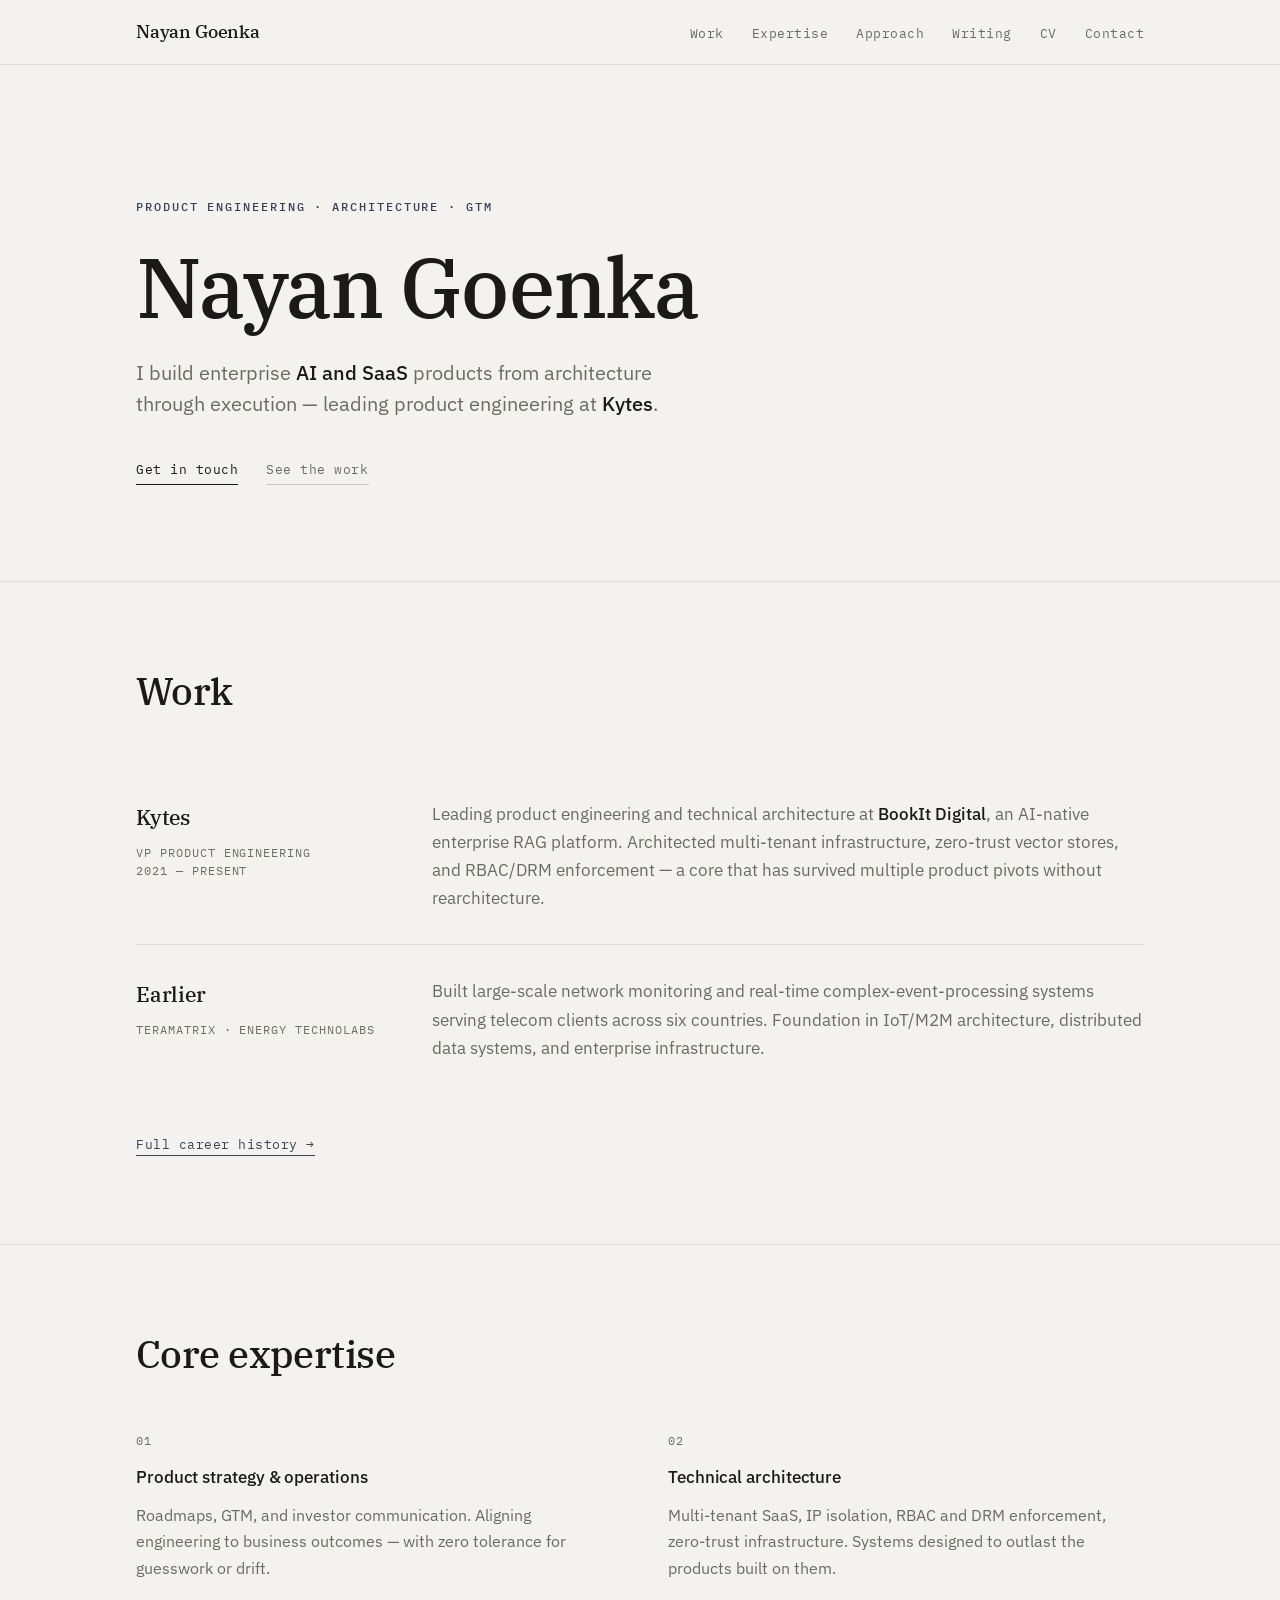
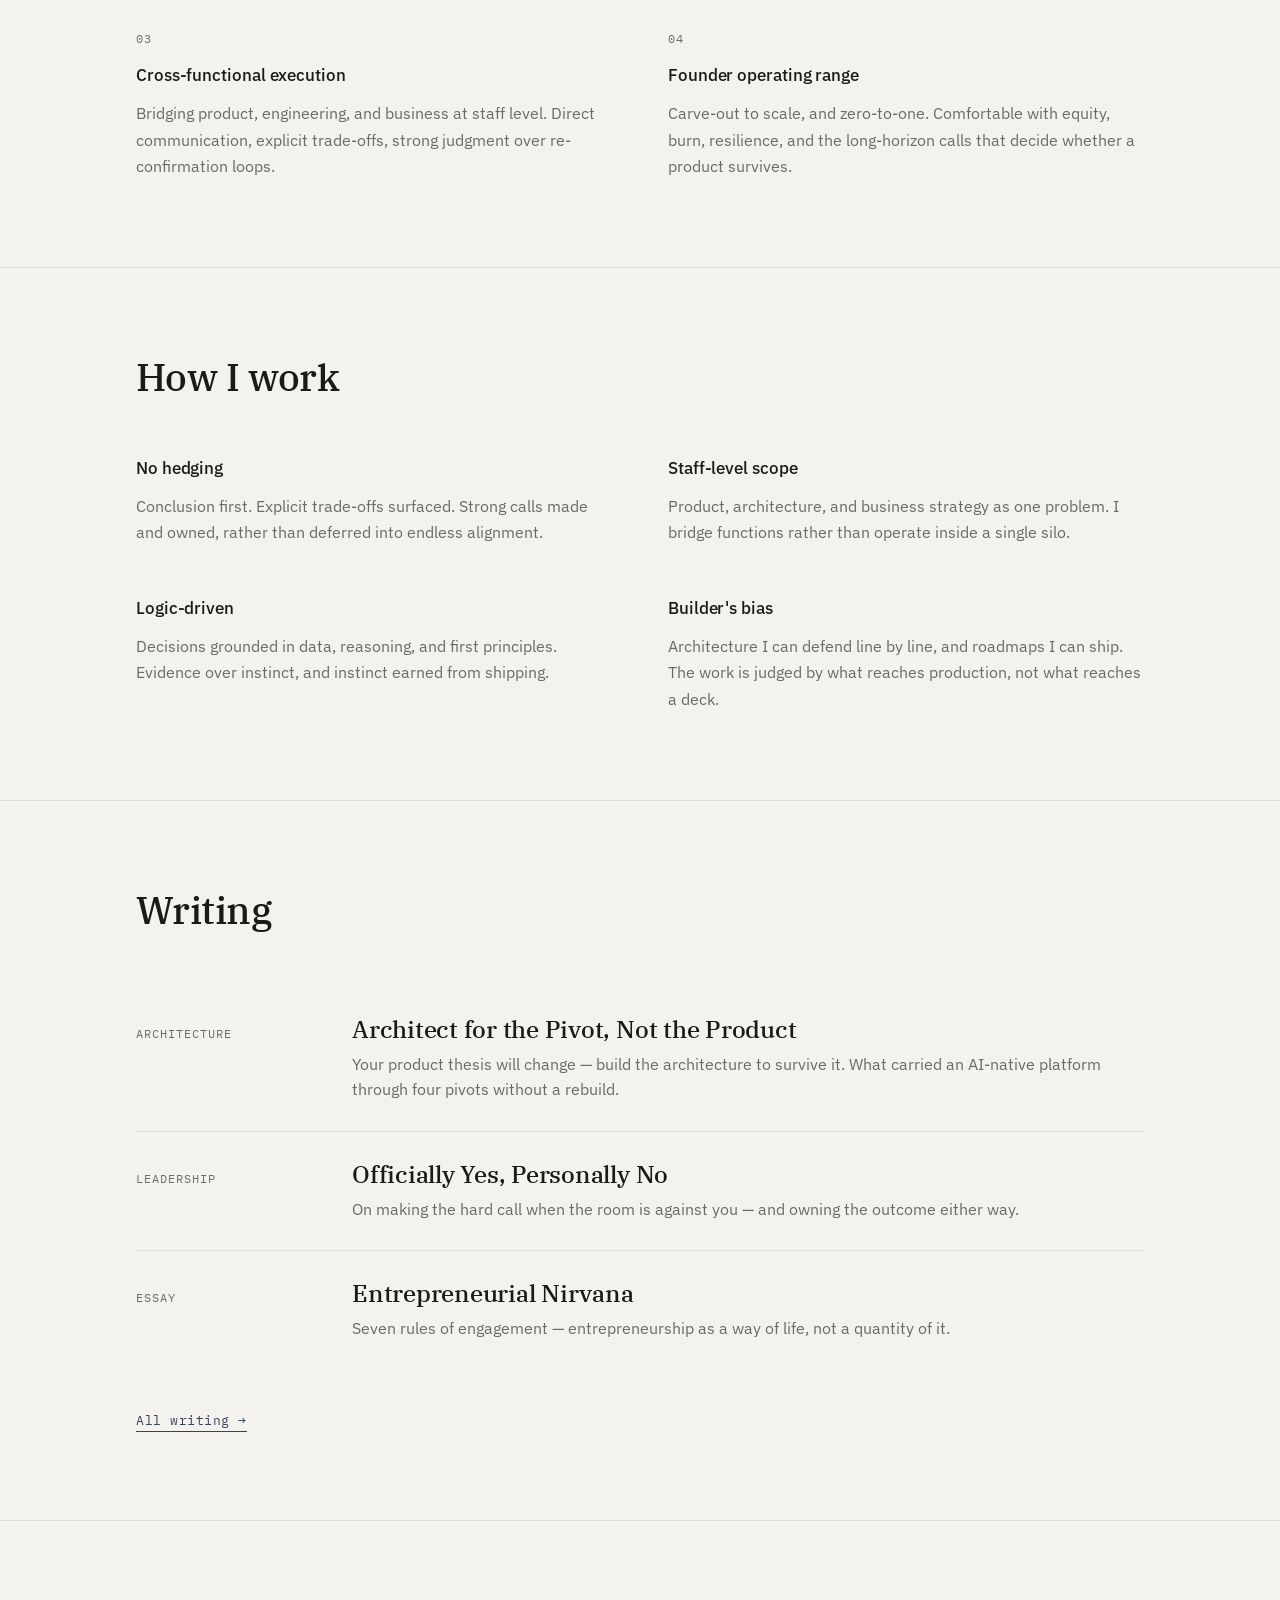
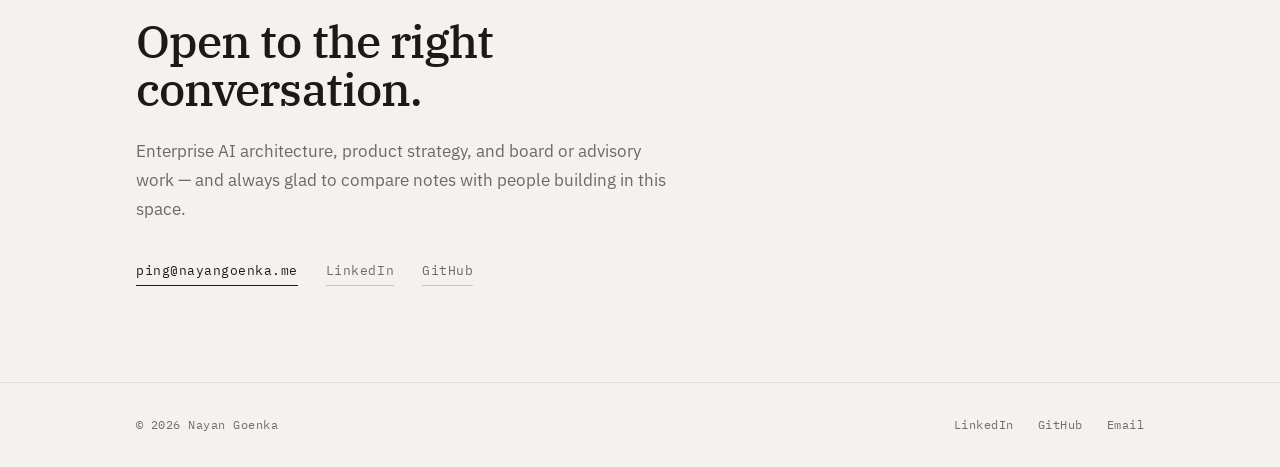
<file: index.html>
<!DOCTYPE html>
<html lang="en">
<head>
    <meta charset="UTF-8">
    <meta name="viewport" content="width=device-width, initial-scale=1.0">
    <meta name="description" content="Nayan Goenka — VP Product Engineering at Kytes. Enterprise AI/SaaS architecture, product strategy, and cross-functional execution.">
    <link rel="canonical" href="https://nayangoenka.me/">
    <meta name="robots" content="index, follow">
    <meta name="author" content="Nayan Goenka">

    <meta property="og:title" content="Nayan Goenka — VP Product Engineering">
    <meta property="og:description" content="Enterprise AI/SaaS architecture, product strategy, and execution.">
    <meta property="og:type" content="website">
    <meta property="og:url" content="https://nayangoenka.me/">
    <meta property="og:site_name" content="Nayan Goenka">
    <meta name="twitter:card" content="summary_large_image">
    <meta name="twitter:title" content="Nayan Goenka — VP Product Engineering">
    <meta name="twitter:description" content="Enterprise AI/SaaS architecture, product strategy, and execution.">

    <title>Nayan Goenka — VP Product Engineering</title>

    <script type="application/ld+json">
    {
      "@context": "https://schema.org",
      "@type": "Person",
      "name": "Nayan Goenka",
      "url": "https://nayangoenka.me",
      "jobTitle": "VP Product Engineering",
      "worksFor": { "@type": "Organization", "name": "Kytes" },
      "sameAs": ["https://linkedin.com/in/nayan576", "https://github.com/nayan576"],
      "knowsAbout": ["Product Strategy", "Technical Architecture", "Enterprise SaaS", "RAG Systems", "Multi-tenant Infrastructure"],
      "description": "VP Product Engineering at Kytes, building enterprise AI/SaaS products."
    }
    </script>

    <link rel="preconnect" href="https://fonts.googleapis.com">
    <link rel="preconnect" href="https://fonts.gstatic.com" crossorigin>
    <link href="https://fonts.googleapis.com/css2?family=IBM+Plex+Mono:wght@400;500&family=IBM+Plex+Sans:wght@400;500;600&family=IBM+Plex+Serif:wght@400;500;600&display=swap" rel="stylesheet">
    <link rel="stylesheet" href="/styles.css">
</head>
<body>
    <header class="site-header">
        <div class="wrap">
            <a href="/" class="brand">nayan goenka</a>
            <nav>
                <ul class="nav">
                    <li><a href="#work">Work</a></li>
                    <li><a href="#expertise">Expertise</a></li>
                    <li><a href="#approach">Approach</a></li>
                    <li><a href="/blog/">Writing</a></li>
                    <li><a href="/cv/">CV</a></li>
                    <li><a href="#contact">Contact</a></li>
                </ul>
            </nav>
        </div>
    </header>

    <main>
        <section class="hero">
            <div class="wrap">
                <p class="eyebrow">Product Engineering · Architecture · GTM</p>
                <h1>Nayan Goenka</h1>
                <p class="lede">I build enterprise <strong>AI and SaaS</strong> products from architecture through execution — leading product engineering at <strong>Kytes</strong>.</p>
                <div class="actions">
                    <a href="mailto:ping@nayangoenka.me" class="tlink">Get in touch</a>
                    <a href="#work" class="tlink ghost">See the work</a>
                </div>
            </div>
        </section>

        <section class="section" id="work">
            <div class="wrap">
                <div class="section-head"><h2>Work</h2></div>
                <div class="rows">
                    <div class="row">
                        <div class="meta">
                            <div class="role-name">Kytes</div>
                            <span class="tag">VP Product Engineering</span>
                            <span class="tag">2021 — Present</span>
                        </div>
                        <div class="body">
                            <p>Leading product engineering and technical architecture at <strong>BookIt Digital</strong>, an AI-native enterprise RAG platform. Architected multi-tenant infrastructure, zero-trust vector stores, and RBAC/DRM enforcement — a core that has survived multiple product pivots without rearchitecture.</p>
                        </div>
                    </div>
                    <div class="row">
                        <div class="meta">
                            <div class="role-name">Earlier</div>
                            <span class="tag">Teramatrix · Energy TechnoLabs</span>
                        </div>
                        <div class="body">
                            <p>Built large-scale network monitoring and real-time complex-event-processing systems serving telecom clients across six countries. Foundation in IoT/M2M architecture, distributed data systems, and enterprise infrastructure.</p>
                        </div>
                    </div>
                </div>
                <p class="more"><a href="/cv/">Full career history →</a></p>
            </div>
        </section>

        <section class="section" id="expertise">
            <div class="wrap">
                <div class="section-head"><h2>Core expertise</h2></div>
                <div class="deflist">
                    <div class="def">
                        <span class="num">01</span>
                        <h3>Product strategy &amp; operations</h3>
                        <p>Roadmaps, GTM, and investor communication. Aligning engineering to business outcomes — with zero tolerance for guesswork or drift.</p>
                    </div>
                    <div class="def">
                        <span class="num">02</span>
                        <h3>Technical architecture</h3>
                        <p>Multi-tenant SaaS, IP isolation, RBAC and DRM enforcement, zero-trust infrastructure. Systems designed to outlast the products built on them.</p>
                    </div>
                    <div class="def">
                        <span class="num">03</span>
                        <h3>Cross-functional execution</h3>
                        <p>Bridging product, engineering, and business at staff level. Direct communication, explicit trade-offs, strong judgment over re-confirmation loops.</p>
                    </div>
                    <div class="def">
                        <span class="num">04</span>
                        <h3>Founder operating range</h3>
                        <p>Carve-out to scale, and zero-to-one. Comfortable with equity, burn, resilience, and the long-horizon calls that decide whether a product survives.</p>
                    </div>
                </div>
            </div>
        </section>

        <section class="section" id="approach">
            <div class="wrap">
                <div class="section-head"><h2>How I work</h2></div>
                <div class="deflist">
                    <div class="def">
                        <h3>No hedging</h3>
                        <p>Conclusion first. Explicit trade-offs surfaced. Strong calls made and owned, rather than deferred into endless alignment.</p>
                    </div>
                    <div class="def">
                        <h3>Staff-level scope</h3>
                        <p>Product, architecture, and business strategy as one problem. I bridge functions rather than operate inside a single silo.</p>
                    </div>
                    <div class="def">
                        <h3>Logic-driven</h3>
                        <p>Decisions grounded in data, reasoning, and first principles. Evidence over instinct, and instinct earned from shipping.</p>
                    </div>
                    <div class="def">
                        <h3>Builder's bias</h3>
                        <p>Architecture I can defend line by line, and roadmaps I can ship. The work is judged by what reaches production, not what reaches a deck.</p>
                    </div>
                </div>
            </div>
        </section>

        <section class="section" id="writing">
            <div class="wrap">
                <div class="section-head"><h2>Writing</h2></div>
                <div class="posts">
                    <a href="/blog/architect-for-the-pivot/" class="post-row">
                        <span class="kicker">Architecture</span>
                        <div>
                            <h3>Architect for the Pivot, Not the Product</h3>
                            <p>Your product thesis will change — build the architecture to survive it. What carried an AI-native platform through four pivots without a rebuild.</p>
                        </div>
                    </a>
                    <a href="/blog/officially-yes-personally-no/" class="post-row">
                        <span class="kicker">Leadership</span>
                        <div>
                            <h3>Officially Yes, Personally No</h3>
                            <p>On making the hard call when the room is against you — and owning the outcome either way.</p>
                        </div>
                    </a>
                    <a href="/blog/entrepreneurial-nirvana/" class="post-row">
                        <span class="kicker">Essay</span>
                        <div>
                            <h3>Entrepreneurial Nirvana</h3>
                            <p>Seven rules of engagement — entrepreneurship as a way of life, not a quantity of it.</p>
                        </div>
                    </a>
                </div>
                <p class="more"><a href="/blog/">All writing →</a></p>
            </div>
        </section>

        <section class="contact" id="contact">
            <div class="wrap">
                <h2>Open to the right conversation.</h2>
                <p>Enterprise AI architecture, product strategy, and board or advisory work — and always glad to compare notes with people building in this space.</p>
                <div class="actions">
                    <a href="mailto:ping@nayangoenka.me" class="tlink">ping@nayangoenka.me</a>
                    <a href="https://linkedin.com/in/nayan576" class="tlink ghost" target="_blank" rel="noopener">LinkedIn</a>
                    <a href="https://github.com/nayan576" class="tlink ghost" target="_blank" rel="noopener">GitHub</a>
                </div>
            </div>
        </section>
    </main>

    <footer class="site-footer">
        <div class="wrap">
            <p>© 2026 Nayan Goenka</p>
            <div class="links">
                <a href="https://linkedin.com/in/nayan576" target="_blank" rel="noopener">LinkedIn</a>
                <a href="https://github.com/nayan576" target="_blank" rel="noopener">GitHub</a>
                <a href="mailto:ping@nayangoenka.me">Email</a>
            </div>
        </div>
    </footer>
</body>
</html>
</file>
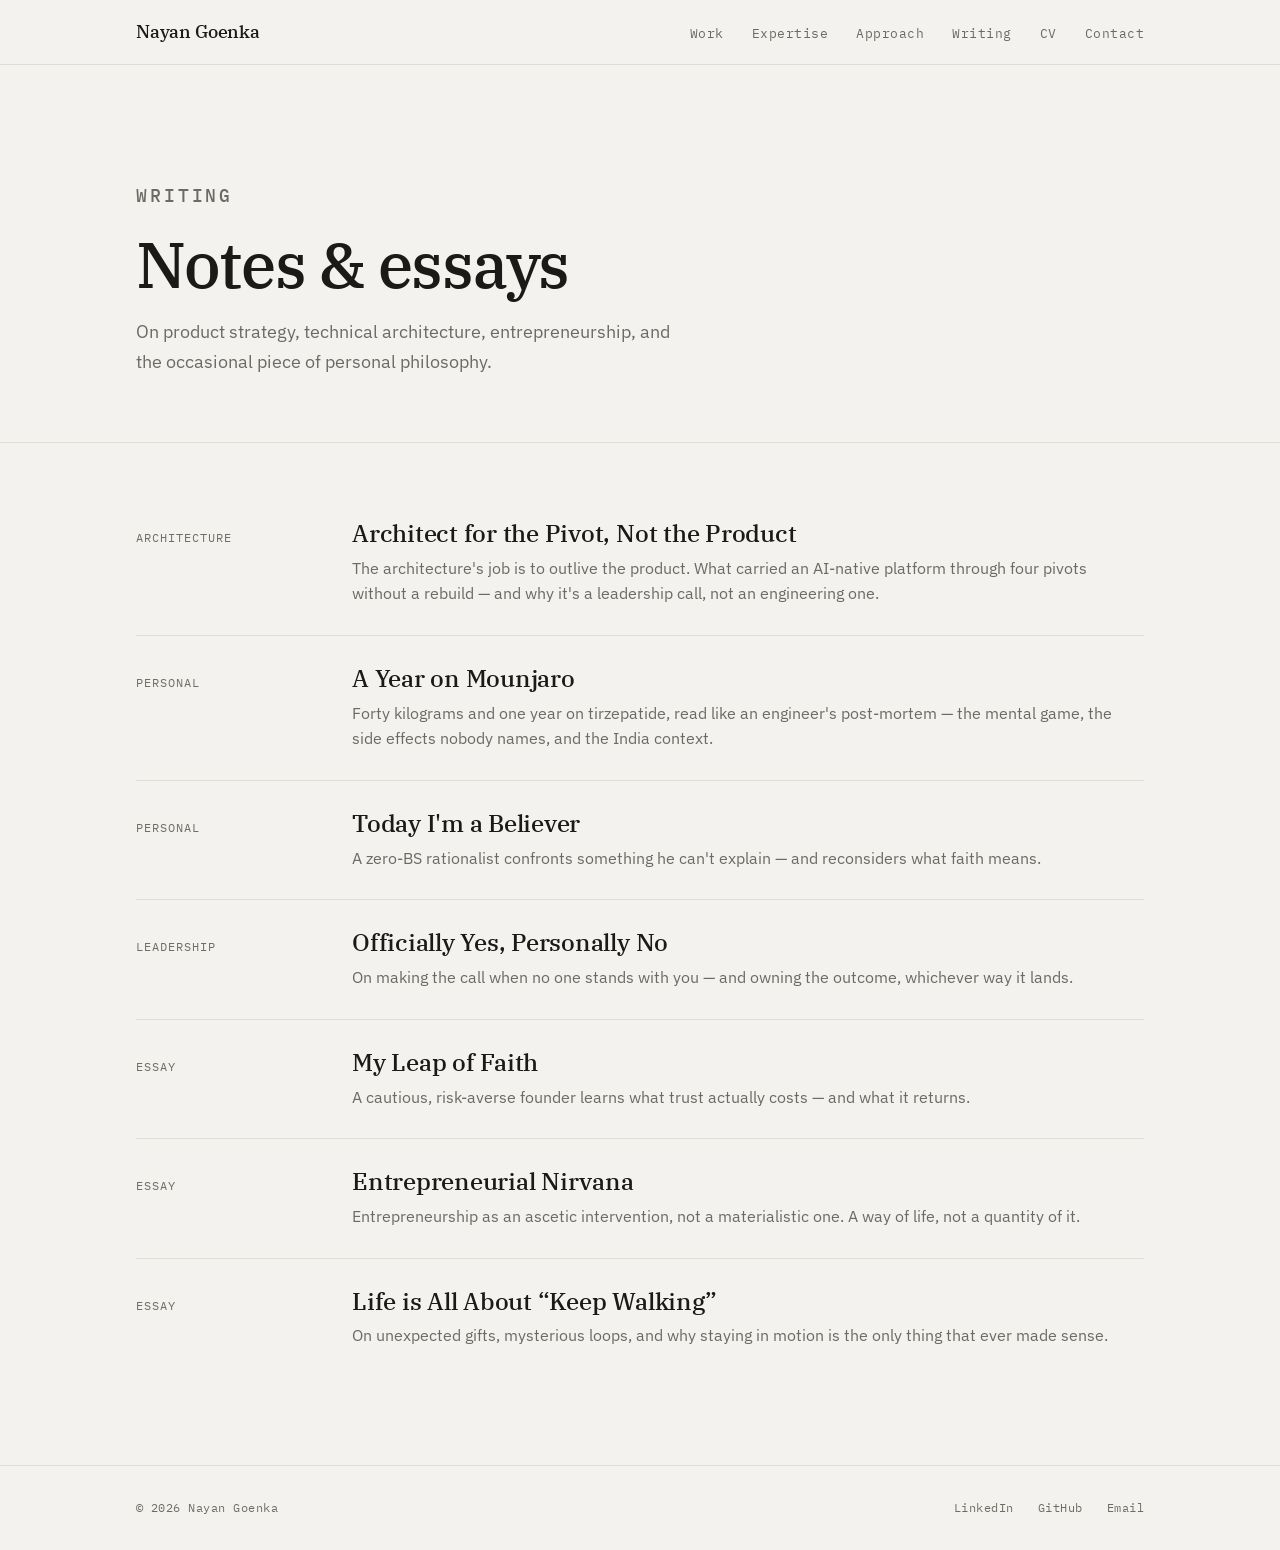
<file: blog/index.html>
<!DOCTYPE html>
<html lang="en">
<head>
<meta charset="UTF-8">
<meta name="viewport" content="width=device-width, initial-scale=1.0">
<meta name="description" content="Writing by Nayan Goenka on product, leadership, entrepreneurship, and personal philosophy.">
<link rel="canonical" href="https://nayangoenka.me/blog/">
<meta name="robots" content="index, follow">
<meta name="author" content="Nayan Goenka">
<meta property="og:title" content="Writing | Nayan Goenka">
<meta property="og:description" content="Essays on product, leadership, entrepreneurship, and philosophy.">
<meta property="og:type" content="website">
<meta property="og:url" content="https://nayangoenka.me/blog/">
<title>Writing | Nayan Goenka</title>
<link rel="preconnect" href="https://fonts.googleapis.com">
<link rel="preconnect" href="https://fonts.gstatic.com" crossorigin>
<link href="https://fonts.googleapis.com/css2?family=IBM+Plex+Mono:wght@400;500&family=IBM+Plex+Sans:wght@400;500;600&family=IBM+Plex+Serif:wght@400;500;600&display=swap" rel="stylesheet">
<link rel="stylesheet" href="/styles.css">
</head>
<body>
<header class="site-header">
  <div class="wrap">
    <a href="/" class="brand">nayan goenka</a>
    <nav><ul class="nav">
      <li><a href="/#work">Work</a></li>
      <li><a href="/#expertise">Expertise</a></li>
      <li><a href="/#approach">Approach</a></li>
      <li><a href="/blog/">Writing</a></li>
      <li><a href="/cv/">CV</a></li>
      <li><a href="/#contact">Contact</a></li>
    </ul></nav>
  </div>
</header>
<main>
  <div class="page-head"><div class="wrap">
    <p class="eyebrow">Writing</p>
    <h1>Notes &amp; essays</h1>
    <p>On product strategy, technical architecture, entrepreneurship, and the occasional piece of personal philosophy.</p>
  </div></div>
  <section class="section" style="border-top:none;padding-top:48px"><div class="wrap"><div class="posts">
      <a href="/blog/architect-for-the-pivot/" class="post-row">
        <span class="kicker">Architecture</span>
        <div>
          <h3>Architect for the Pivot, Not the Product</h3>
          <p>The architecture's job is to outlive the product. What carried an AI-native platform through four pivots without a rebuild — and why it's a leadership call, not an engineering one.</p>
        </div>
      </a>
      <a href="/blog/a-year-on-mounjaro/" class="post-row">
        <span class="kicker">Personal</span>
        <div>
          <h3>A Year on Mounjaro</h3>
          <p>Forty kilograms and one year on tirzepatide, read like an engineer's post-mortem — the mental game, the side effects nobody names, and the India context.</p>
        </div>
      </a>
      <a href="/blog/today-im-a-believer/" class="post-row">
        <span class="kicker">Personal</span>
        <div>
          <h3>Today I'm a Believer</h3>
          <p>A zero-BS rationalist confronts something he can't explain — and reconsiders what faith means.</p>
        </div>
      </a>
      <a href="/blog/officially-yes-personally-no/" class="post-row">
        <span class="kicker">Leadership</span>
        <div>
          <h3>Officially Yes, Personally No</h3>
          <p>On making the call when no one stands with you — and owning the outcome, whichever way it lands.</p>
        </div>
      </a>
      <a href="/blog/my-leap-of-faith/" class="post-row">
        <span class="kicker">Essay</span>
        <div>
          <h3>My Leap of Faith</h3>
          <p>A cautious, risk-averse founder learns what trust actually costs — and what it returns.</p>
        </div>
      </a>
      <a href="/blog/entrepreneurial-nirvana/" class="post-row">
        <span class="kicker">Essay</span>
        <div>
          <h3>Entrepreneurial Nirvana</h3>
          <p>Entrepreneurship as an ascetic intervention, not a materialistic one. A way of life, not a quantity of it.</p>
        </div>
      </a>
      <a href="/blog/life-is-all-about-keep-walking/" class="post-row">
        <span class="kicker">Essay</span>
        <div>
          <h3>Life is All About &ldquo;Keep Walking&rdquo;</h3>
          <p>On unexpected gifts, mysterious loops, and why staying in motion is the only thing that ever made sense.</p>
        </div>
      </a>
  </div></div></section>
</main>
<footer class="site-footer">
  <div class="wrap">
    <p>© 2026 Nayan Goenka</p>
    <div class="links">
      <a href="https://linkedin.com/in/nayan576" target="_blank" rel="noopener">LinkedIn</a>
      <a href="https://github.com/nayan576" target="_blank" rel="noopener">GitHub</a>
      <a href="mailto:ping@nayangoenka.me">Email</a>
    </div>
  </div>
</footer>
</body>
</html>
</file>
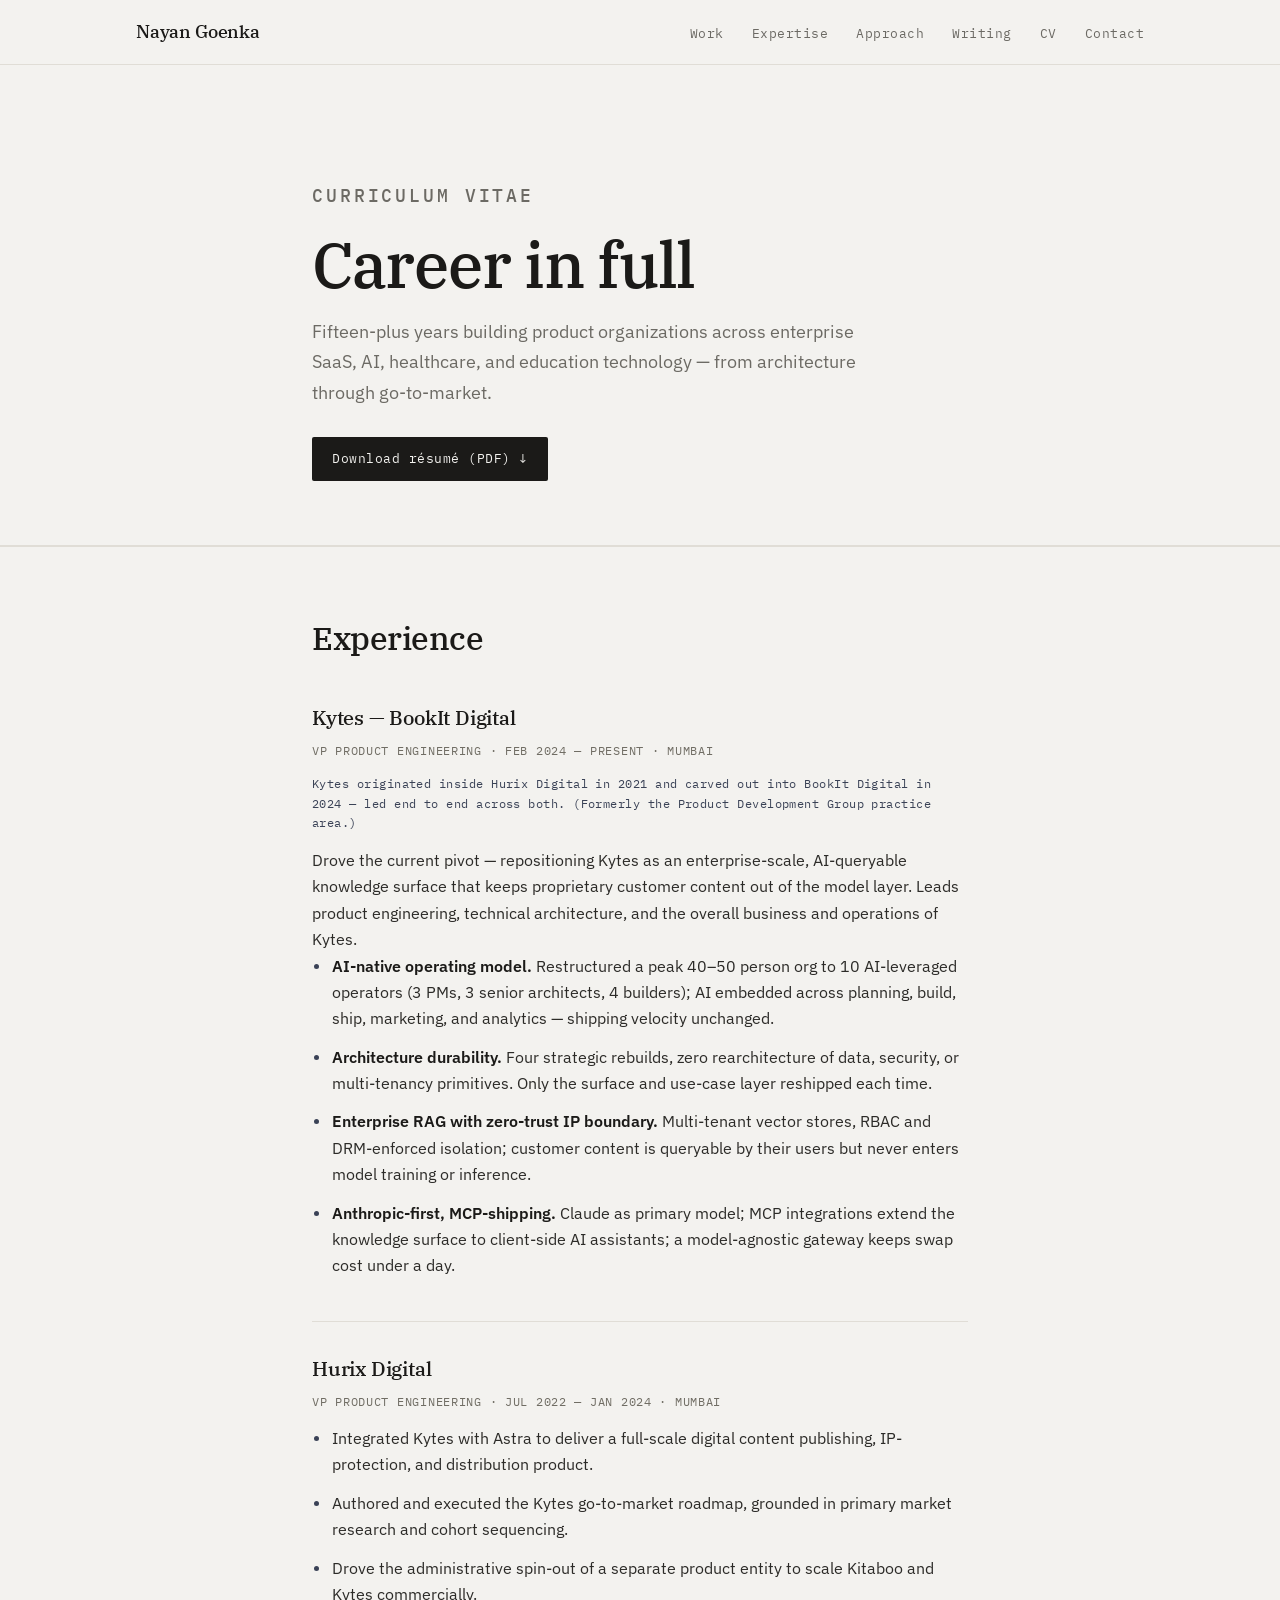
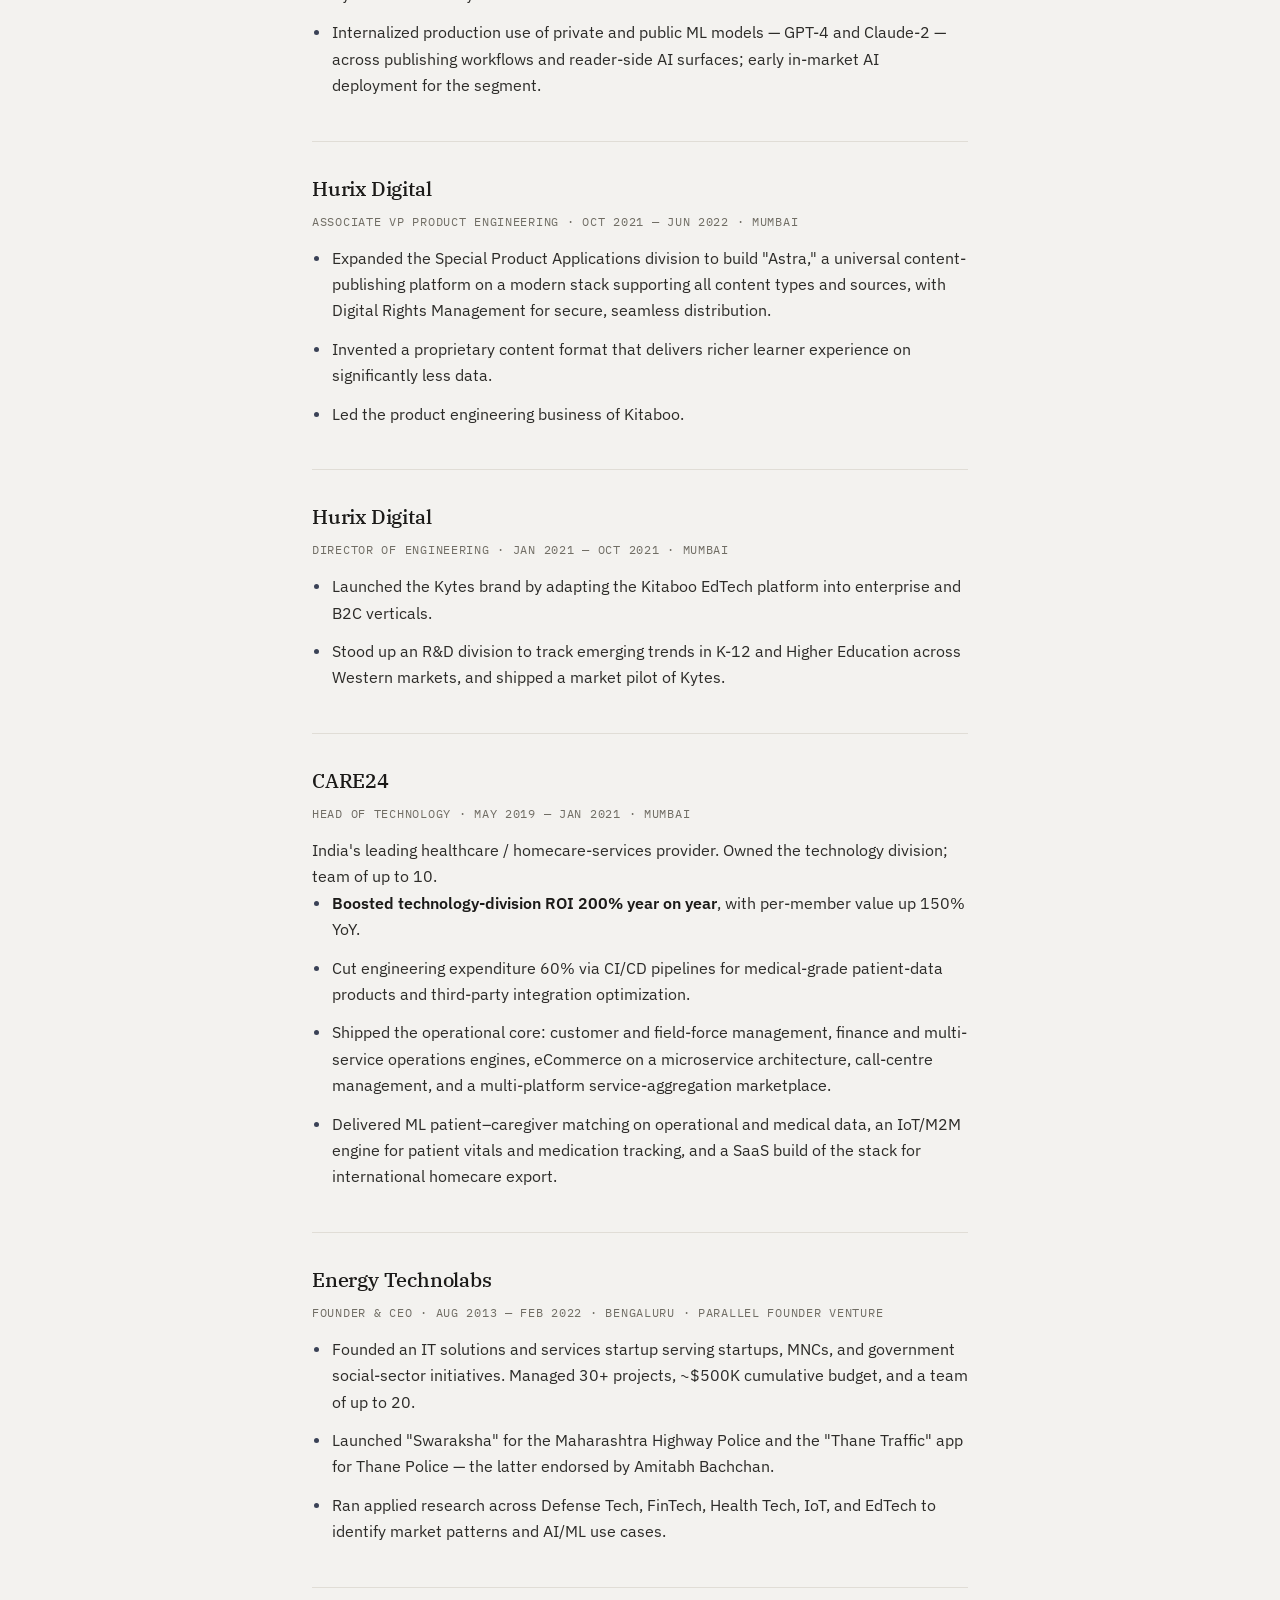
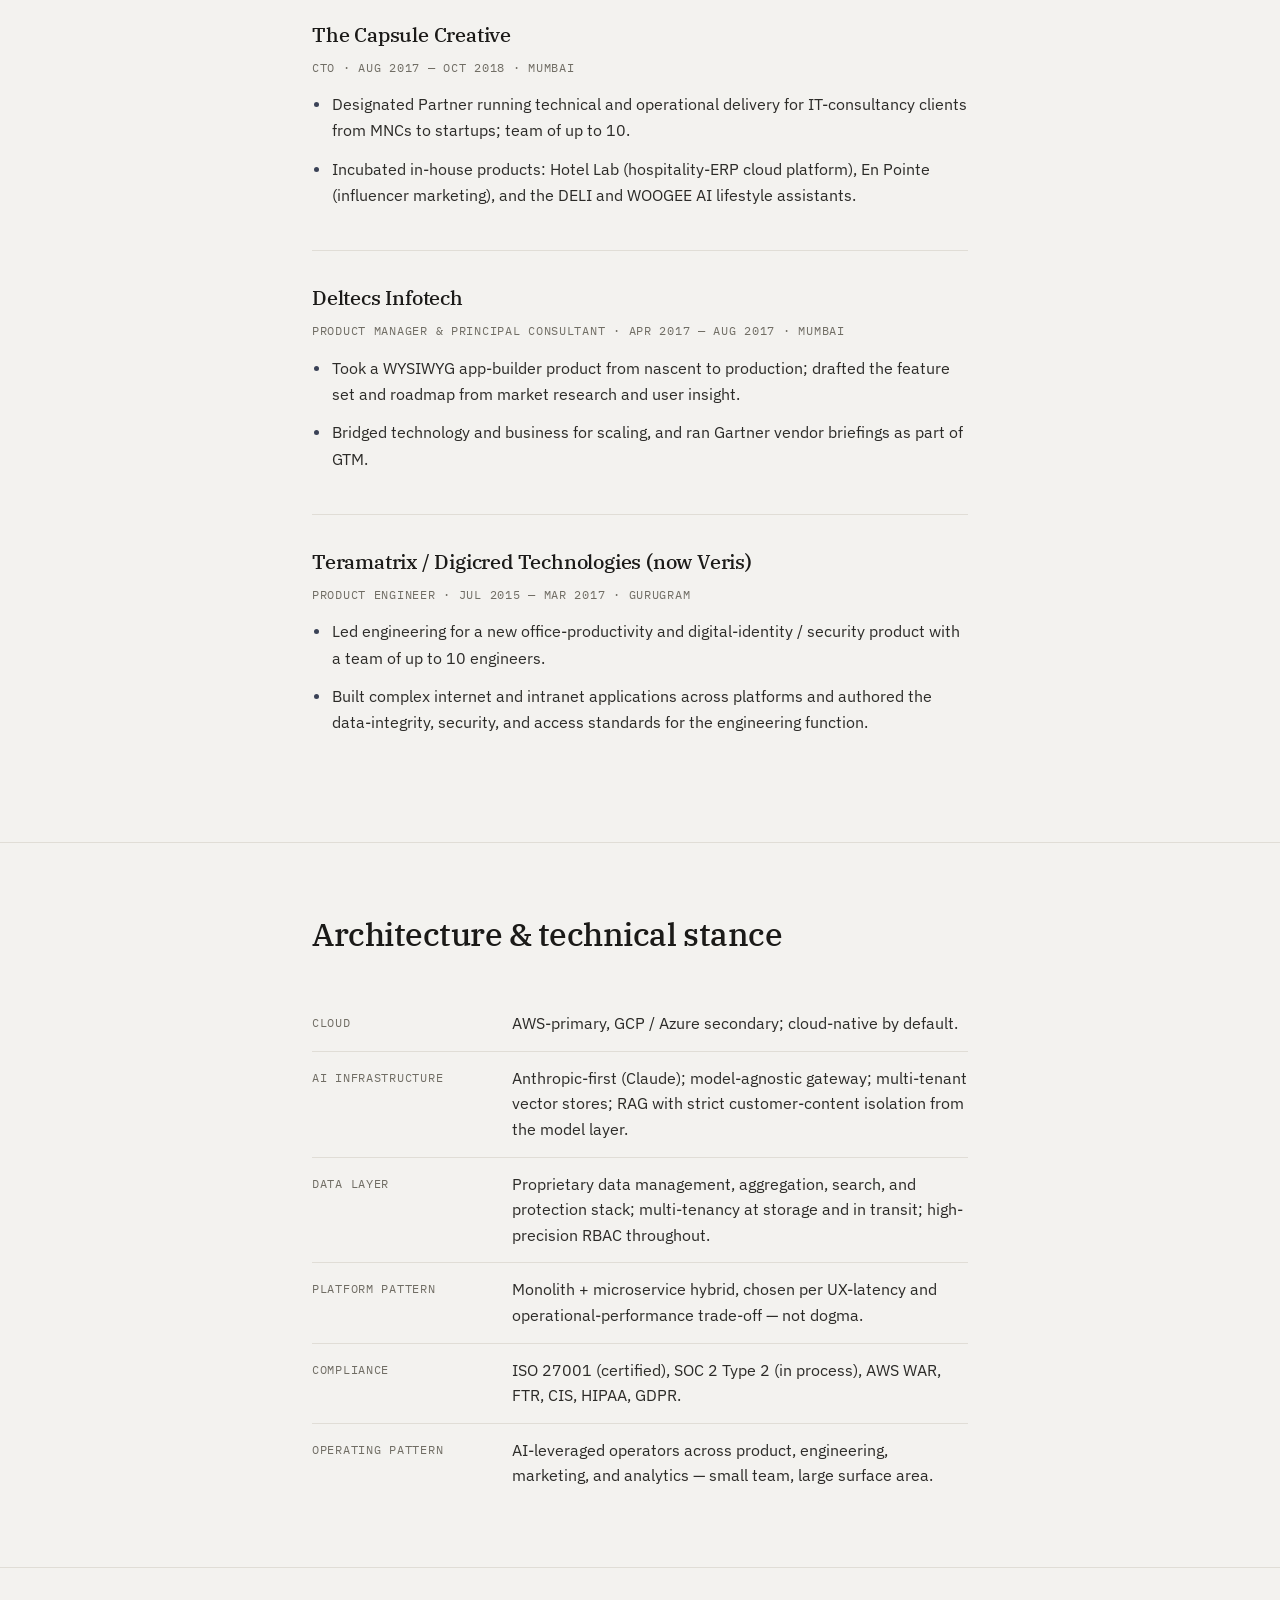
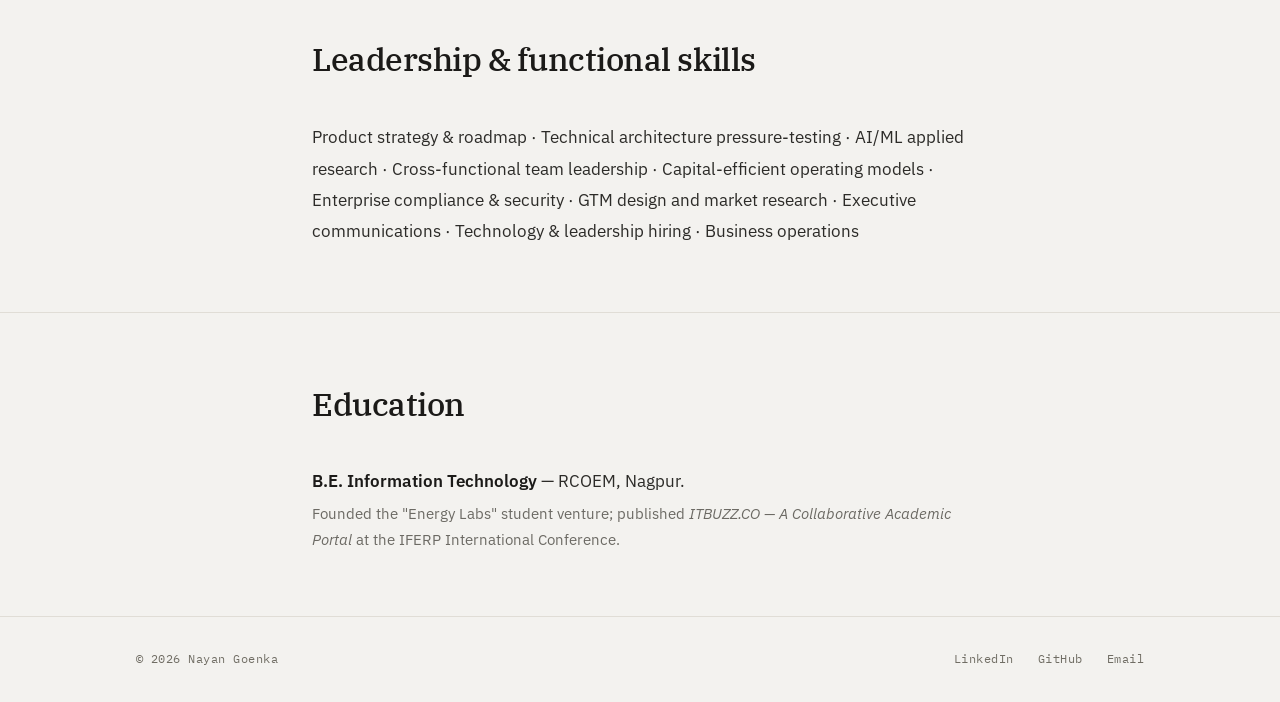
<file: cv/index.html>
<!DOCTYPE html>
<html lang="en">
<head>
<meta charset="UTF-8">
<meta name="viewport" content="width=device-width, initial-scale=1.0">
<meta name="description" content="Full career history of Nayan Goenka — VP Product Engineering at Kytes. Roles, technical architecture, leadership scope, and education.">
<link rel="canonical" href="https://nayangoenka.me/cv/">
<meta name="robots" content="index, follow">
<meta name="author" content="Nayan Goenka">
<meta property="og:title" content="Curriculum Vitae | Nayan Goenka">
<meta property="og:description" content="Full career history — roles, architecture, leadership scope, and education.">
<meta property="og:type" content="profile">
<meta property="og:url" content="https://nayangoenka.me/cv/">
<title>Curriculum Vitae | Nayan Goenka</title>
<link rel="preconnect" href="https://fonts.googleapis.com">
<link rel="preconnect" href="https://fonts.gstatic.com" crossorigin>
<link href="https://fonts.googleapis.com/css2?family=IBM+Plex+Mono:wght@400;500&family=IBM+Plex+Sans:wght@400;500;600&family=IBM+Plex+Serif:wght@400;500;600&display=swap" rel="stylesheet">
<link rel="stylesheet" href="/styles.css">
</head>
<body>
<header class="site-header">
  <div class="wrap">
    <a href="/" class="brand">nayan goenka</a>
    <nav><ul class="nav">
      <li><a href="/#work">Work</a></li>
      <li><a href="/#expertise">Expertise</a></li>
      <li><a href="/#approach">Approach</a></li>
      <li><a href="/blog/">Writing</a></li>
      <li><a href="/cv/">CV</a></li>
      <li><a href="/#contact">Contact</a></li>
    </ul></nav>
  </div>
</header>
<main>
  <div class="page-head"><div class="wrap cv-wrap">
    <p class="eyebrow">Curriculum Vitae</p>
    <h1>Career in full</h1>
    <p>Fifteen-plus years building product organizations across enterprise SaaS, AI, healthcare, and education technology — from architecture through go-to-market.</p>
    <div class="actions">
      <a href="/resume.pdf" class="btn-download" target="_blank" rel="noopener">Download résumé (PDF) ↓</a>
    </div>
  </div></div>

  <section class="cv-section">
    <div class="wrap cv-wrap">
      <h2>Experience</h2>

      <div class="cv-role">
        <div class="cv-role-name">Kytes — BookIt Digital</div>
        <div class="cv-meta">VP Product Engineering · Feb 2024 — Present · Mumbai</div>
        <div class="cv-note">Kytes originated inside Hurix Digital in 2021 and carved out into BookIt Digital in 2024 — led end to end across both. (Formerly the Product Development Group practice area.)</div>
        <p class="cv-line">Drove the current pivot — repositioning Kytes as an enterprise-scale, AI-queryable knowledge surface that keeps proprietary customer content out of the model layer. Leads product engineering, technical architecture, and the overall business and operations of Kytes.</p>
        <ul>
          <li><strong>AI-native operating model.</strong> Restructured a peak 40–50 person org to 10 AI-leveraged operators (3 PMs, 3 senior architects, 4 builders); AI embedded across planning, build, ship, marketing, and analytics — shipping velocity unchanged.</li>
          <li><strong>Architecture durability.</strong> Four strategic rebuilds, zero rearchitecture of data, security, or multi-tenancy primitives. Only the surface and use-case layer reshipped each time.</li>
          <li><strong>Enterprise RAG with zero-trust IP boundary.</strong> Multi-tenant vector stores, RBAC and DRM-enforced isolation; customer content is queryable by their users but never enters model training or inference.</li>
          <li><strong>Anthropic-first, MCP-shipping.</strong> Claude as primary model; MCP integrations extend the knowledge surface to client-side AI assistants; a model-agnostic gateway keeps swap cost under a day.</li>
        </ul>
      </div>

      <div class="cv-role">
        <div class="cv-role-name">Hurix Digital</div>
        <div class="cv-meta">VP Product Engineering · Jul 2022 — Jan 2024 · Mumbai</div>
        <ul>
          <li>Integrated Kytes with Astra to deliver a full-scale digital content publishing, IP-protection, and distribution product.</li>
          <li>Authored and executed the Kytes go-to-market roadmap, grounded in primary market research and cohort sequencing.</li>
          <li>Drove the administrative spin-out of a separate product entity to scale Kitaboo and Kytes commercially.</li>
          <li>Internalized production use of private and public ML models — GPT-4 and Claude-2 — across publishing workflows and reader-side AI surfaces; early in-market AI deployment for the segment.</li>
        </ul>
      </div>

      <div class="cv-role">
        <div class="cv-role-name">Hurix Digital</div>
        <div class="cv-meta">Associate VP Product Engineering · Oct 2021 — Jun 2022 · Mumbai</div>
        <ul>
          <li>Expanded the Special Product Applications division to build "Astra," a universal content-publishing platform on a modern stack supporting all content types and sources, with Digital Rights Management for secure, seamless distribution.</li>
          <li>Invented a proprietary content format that delivers richer learner experience on significantly less data.</li>
          <li>Led the product engineering business of Kitaboo.</li>
        </ul>
      </div>

      <div class="cv-role">
        <div class="cv-role-name">Hurix Digital</div>
        <div class="cv-meta">Director of Engineering · Jan 2021 — Oct 2021 · Mumbai</div>
        <ul>
          <li>Launched the Kytes brand by adapting the Kitaboo EdTech platform into enterprise and B2C verticals.</li>
          <li>Stood up an R&amp;D division to track emerging trends in K-12 and Higher Education across Western markets, and shipped a market pilot of Kytes.</li>
        </ul>
      </div>

      <div class="cv-role">
        <div class="cv-role-name">CARE24</div>
        <div class="cv-meta">Head of Technology · May 2019 — Jan 2021 · Mumbai</div>
        <p class="cv-line">India's leading healthcare / homecare-services provider. Owned the technology division; team of up to 10.</p>
        <ul>
          <li><strong>Boosted technology-division ROI 200% year on year</strong>, with per-member value up 150% YoY.</li>
          <li>Cut engineering expenditure 60% via CI/CD pipelines for medical-grade patient-data products and third-party integration optimization.</li>
          <li>Shipped the operational core: customer and field-force management, finance and multi-service operations engines, eCommerce on a microservice architecture, call-centre management, and a multi-platform service-aggregation marketplace.</li>
          <li>Delivered ML patient–caregiver matching on operational and medical data, an IoT/M2M engine for patient vitals and medication tracking, and a SaaS build of the stack for international homecare export.</li>
        </ul>
      </div>

      <div class="cv-role">
        <div class="cv-role-name">Energy Technolabs</div>
        <div class="cv-meta">Founder &amp; CEO · Aug 2013 — Feb 2022 · Bengaluru · Parallel founder venture</div>
        <ul>
          <li>Founded an IT solutions and services startup serving startups, MNCs, and government social-sector initiatives. Managed 30+ projects, ~$500K cumulative budget, and a team of up to 20.</li>
          <li>Launched "Swaraksha" for the Maharashtra Highway Police and the "Thane Traffic" app for Thane Police — the latter endorsed by Amitabh Bachchan.</li>
          <li>Ran applied research across Defense Tech, FinTech, Health Tech, IoT, and EdTech to identify market patterns and AI/ML use cases.</li>
        </ul>
      </div>

      <div class="cv-role">
        <div class="cv-role-name">The Capsule Creative</div>
        <div class="cv-meta">CTO · Aug 2017 — Oct 2018 · Mumbai</div>
        <ul>
          <li>Designated Partner running technical and operational delivery for IT-consultancy clients from MNCs to startups; team of up to 10.</li>
          <li>Incubated in-house products: Hotel Lab (hospitality-ERP cloud platform), En Pointe (influencer marketing), and the DELI and WOOGEE AI lifestyle assistants.</li>
        </ul>
      </div>

      <div class="cv-role">
        <div class="cv-role-name">Deltecs Infotech</div>
        <div class="cv-meta">Product Manager &amp; Principal Consultant · Apr 2017 — Aug 2017 · Mumbai</div>
        <ul>
          <li>Took a WYSIWYG app-builder product from nascent to production; drafted the feature set and roadmap from market research and user insight.</li>
          <li>Bridged technology and business for scaling, and ran Gartner vendor briefings as part of GTM.</li>
        </ul>
      </div>

      <div class="cv-role">
        <div class="cv-role-name">Teramatrix / Digicred Technologies (now Veris)</div>
        <div class="cv-meta">Product Engineer · Jul 2015 — Mar 2017 · Gurugram</div>
        <ul>
          <li>Led engineering for a new office-productivity and digital-identity / security product with a team of up to 10 engineers.</li>
          <li>Built complex internet and intranet applications across platforms and authored the data-integrity, security, and access standards for the engineering function.</li>
        </ul>
      </div>
    </div>
  </section>

  <section class="cv-section">
    <div class="wrap cv-wrap">
      <h2>Architecture &amp; technical stance</h2>
      <div class="stance">
        <div class="stance-row"><div class="k">Cloud</div><div class="v">AWS-primary, GCP / Azure secondary; cloud-native by default.</div></div>
        <div class="stance-row"><div class="k">AI Infrastructure</div><div class="v">Anthropic-first (Claude); model-agnostic gateway; multi-tenant vector stores; RAG with strict customer-content isolation from the model layer.</div></div>
        <div class="stance-row"><div class="k">Data Layer</div><div class="v">Proprietary data management, aggregation, search, and protection stack; multi-tenancy at storage and in transit; high-precision RBAC throughout.</div></div>
        <div class="stance-row"><div class="k">Platform Pattern</div><div class="v">Monolith + microservice hybrid, chosen per UX-latency and operational-performance trade-off — not dogma.</div></div>
        <div class="stance-row"><div class="k">Compliance</div><div class="v">ISO 27001 (certified), SOC 2 Type 2 (in process), AWS WAR, FTR, CIS, HIPAA, GDPR.</div></div>
        <div class="stance-row"><div class="k">Operating Pattern</div><div class="v">AI-leveraged operators across product, engineering, marketing, and analytics — small team, large surface area.</div></div>
      </div>
    </div>
  </section>

  <section class="cv-section">
    <div class="wrap cv-wrap">
      <h2>Leadership &amp; functional skills</h2>
      <p class="skills-line">Product strategy &amp; roadmap · Technical architecture pressure-testing · AI/ML applied research · Cross-functional team leadership · Capital-efficient operating models · Enterprise compliance &amp; security · GTM design and market research · Executive communications · Technology &amp; leadership hiring · Business operations</p>
    </div>
  </section>

  <section class="cv-section">
    <div class="wrap cv-wrap">
      <h2>Education</h2>
      <p class="edu-line"><strong>B.E. Information Technology</strong> — RCOEM, Nagpur.<span class="sub">Founded the "Energy Labs" student venture; published <em>ITBUZZ.CO — A Collaborative Academic Portal</em> at the IFERP International Conference.</span></p>
    </div>
  </section>
</main>
<footer class="site-footer">
  <div class="wrap">
    <p>© 2026 Nayan Goenka</p>
    <div class="links">
      <a href="https://linkedin.com/in/nayan576" target="_blank" rel="noopener">LinkedIn</a>
      <a href="https://github.com/nayan576" target="_blank" rel="noopener">GitHub</a>
      <a href="mailto:ping@nayangoenka.me">Email</a>
    </div>
  </div>
</footer>
</body>
</html>
</file>
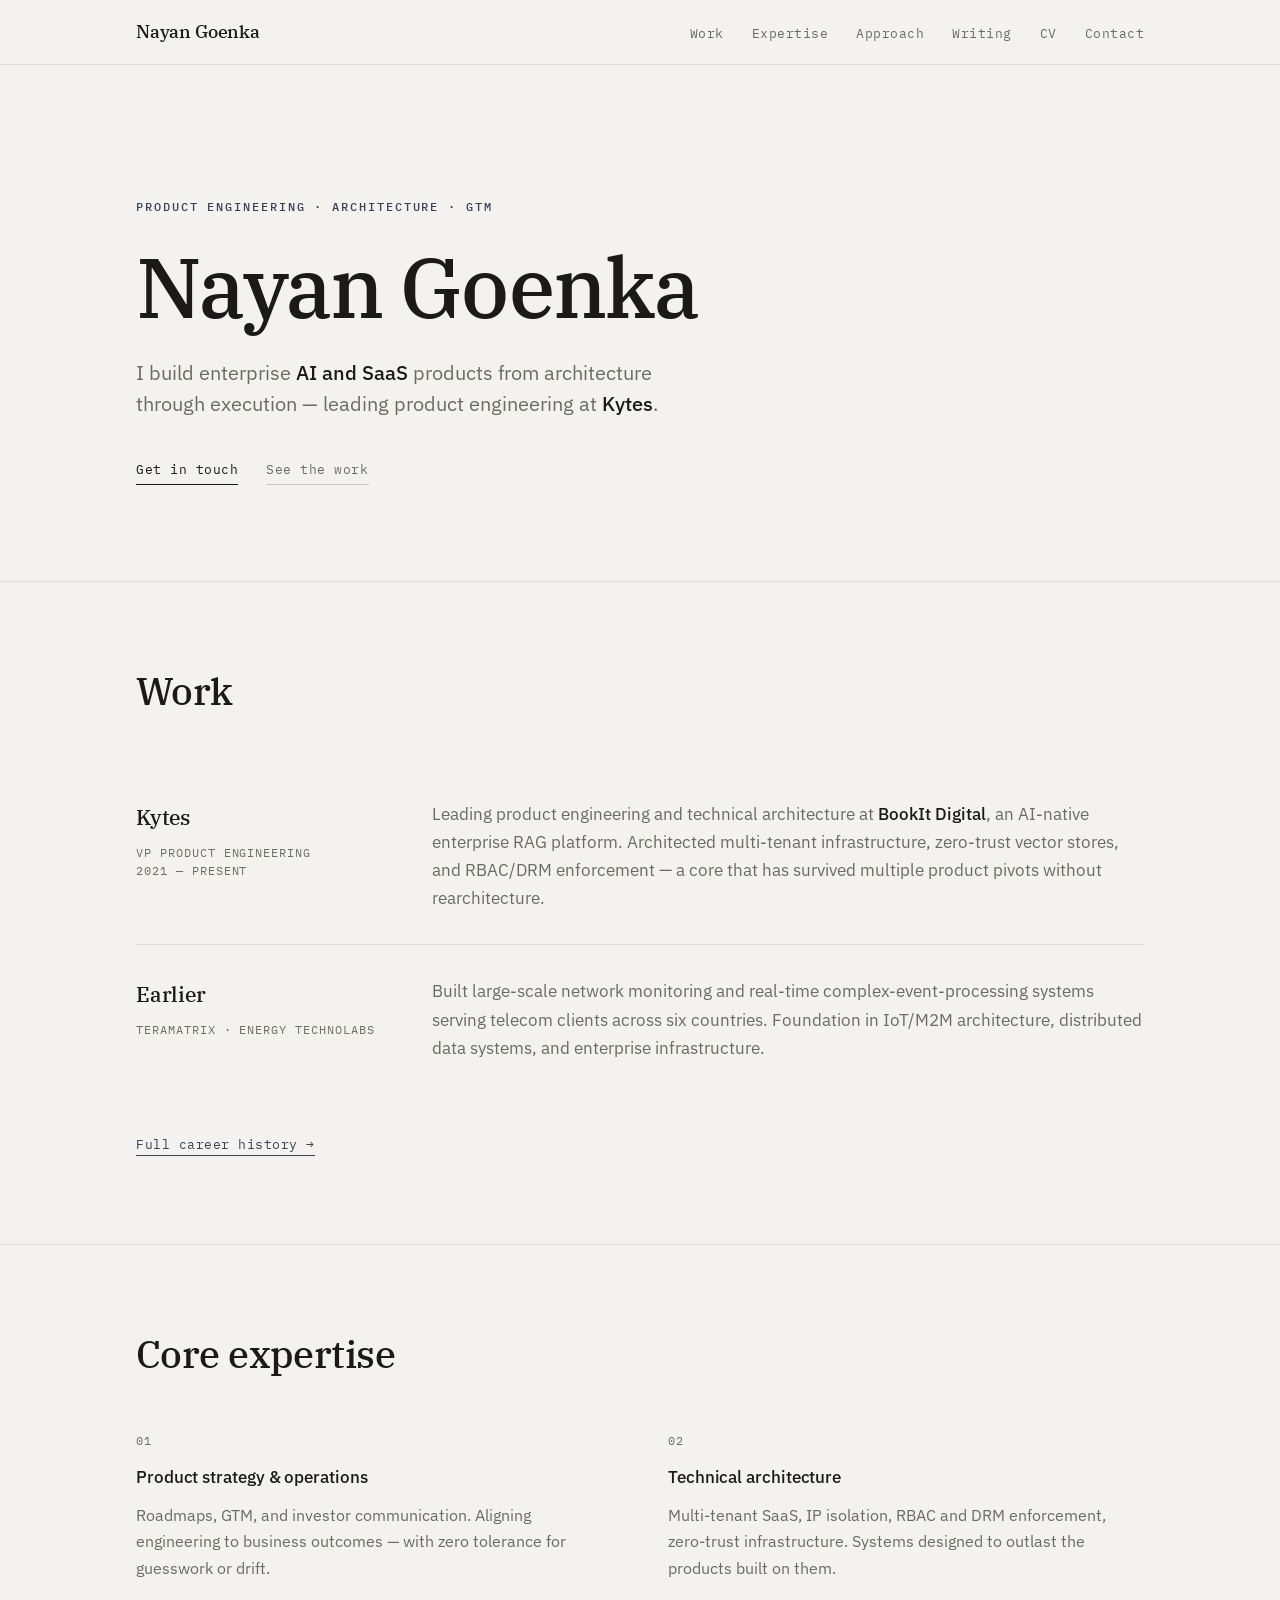
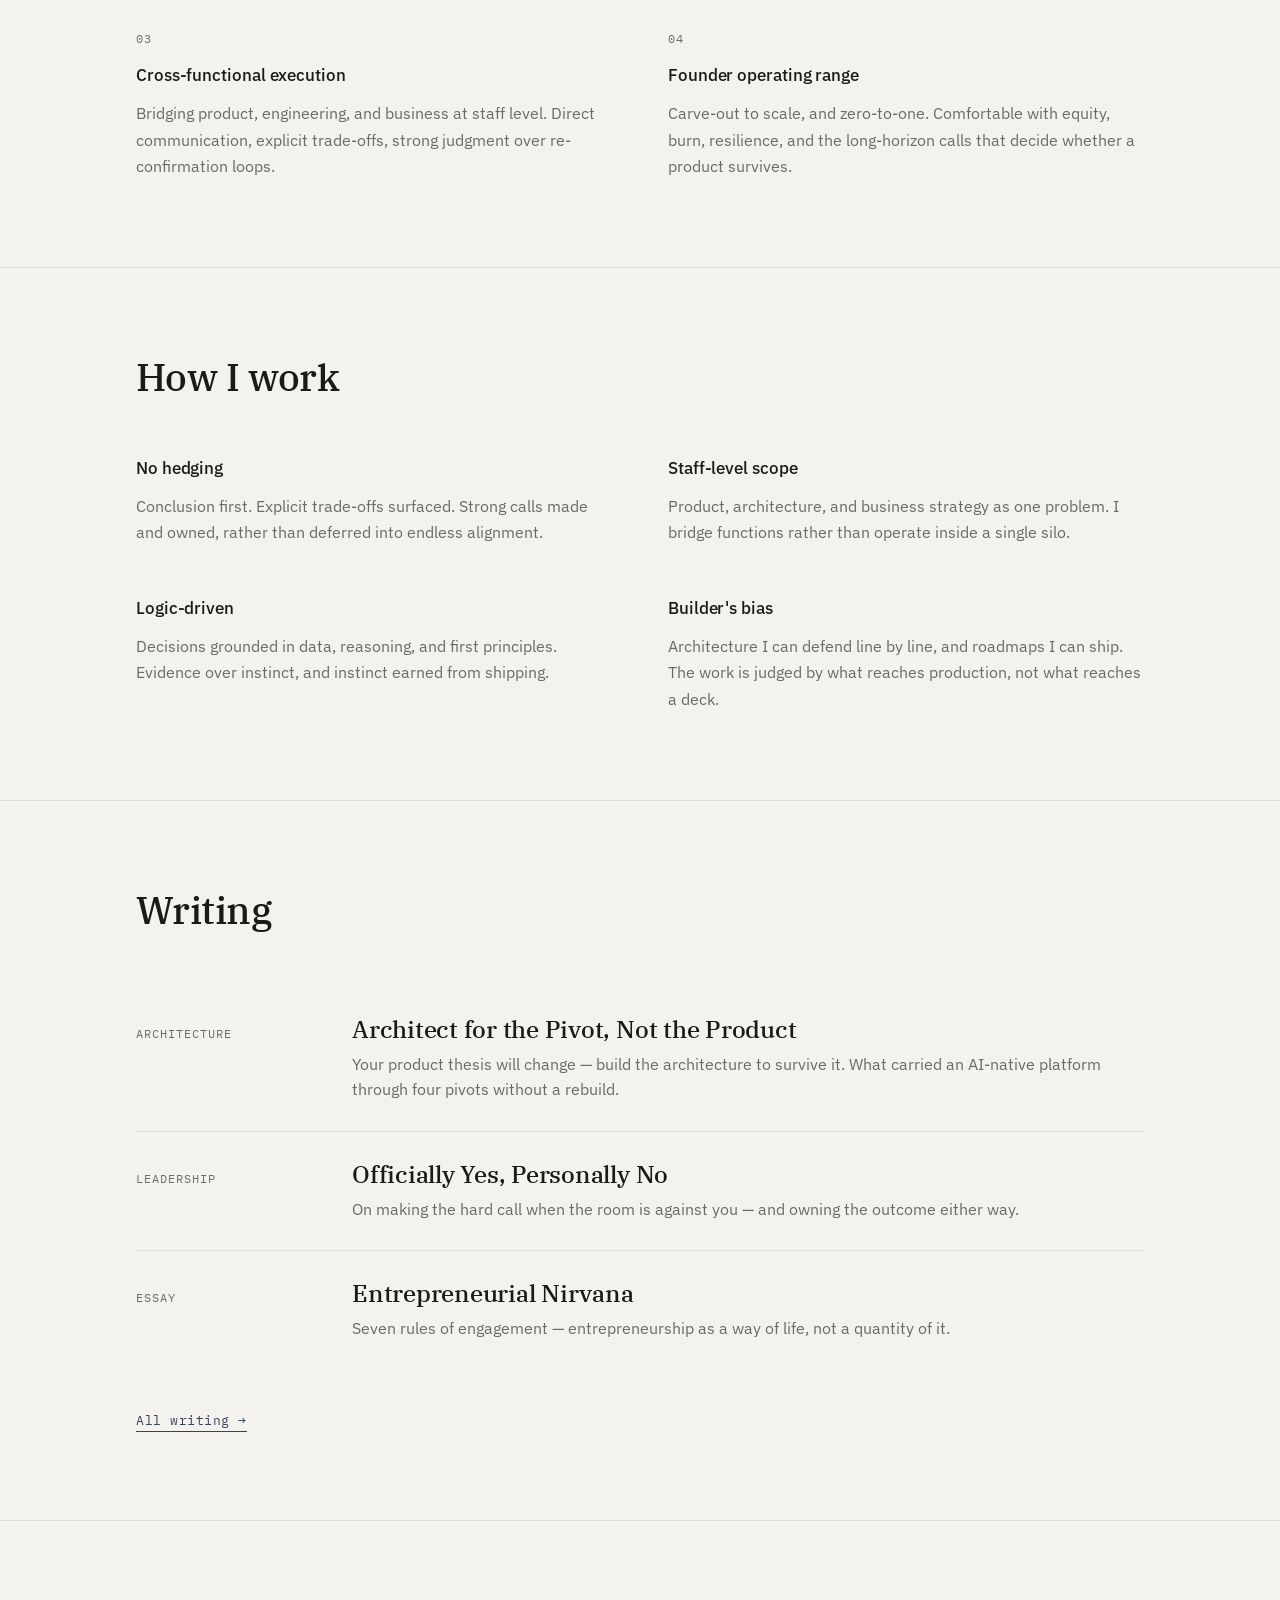
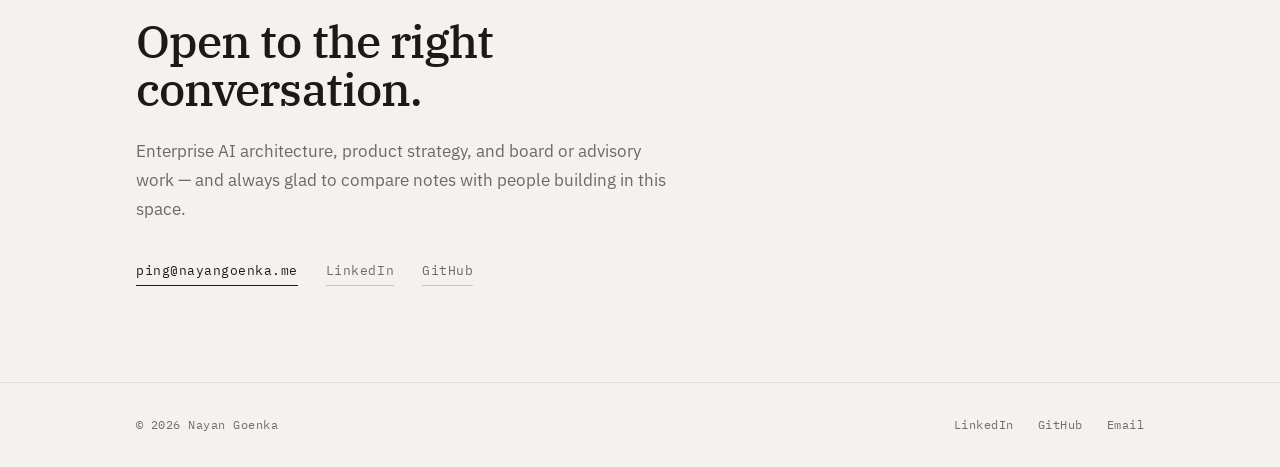
<file: home/index.html>
<!DOCTYPE html>
<html lang="en">
<head>
<meta charset="UTF-8">
<title>Redirecting…</title>
<link rel="canonical" href="https://nayangoenka.me/">
<meta name="robots" content="noindex, follow">
<meta http-equiv="refresh" content="0; url=/">
<script>location.replace("/");</script>
</head>
<body>
<p>This page has moved. <a href="/">Continue →</a></p>
</body>
</html>
</file>
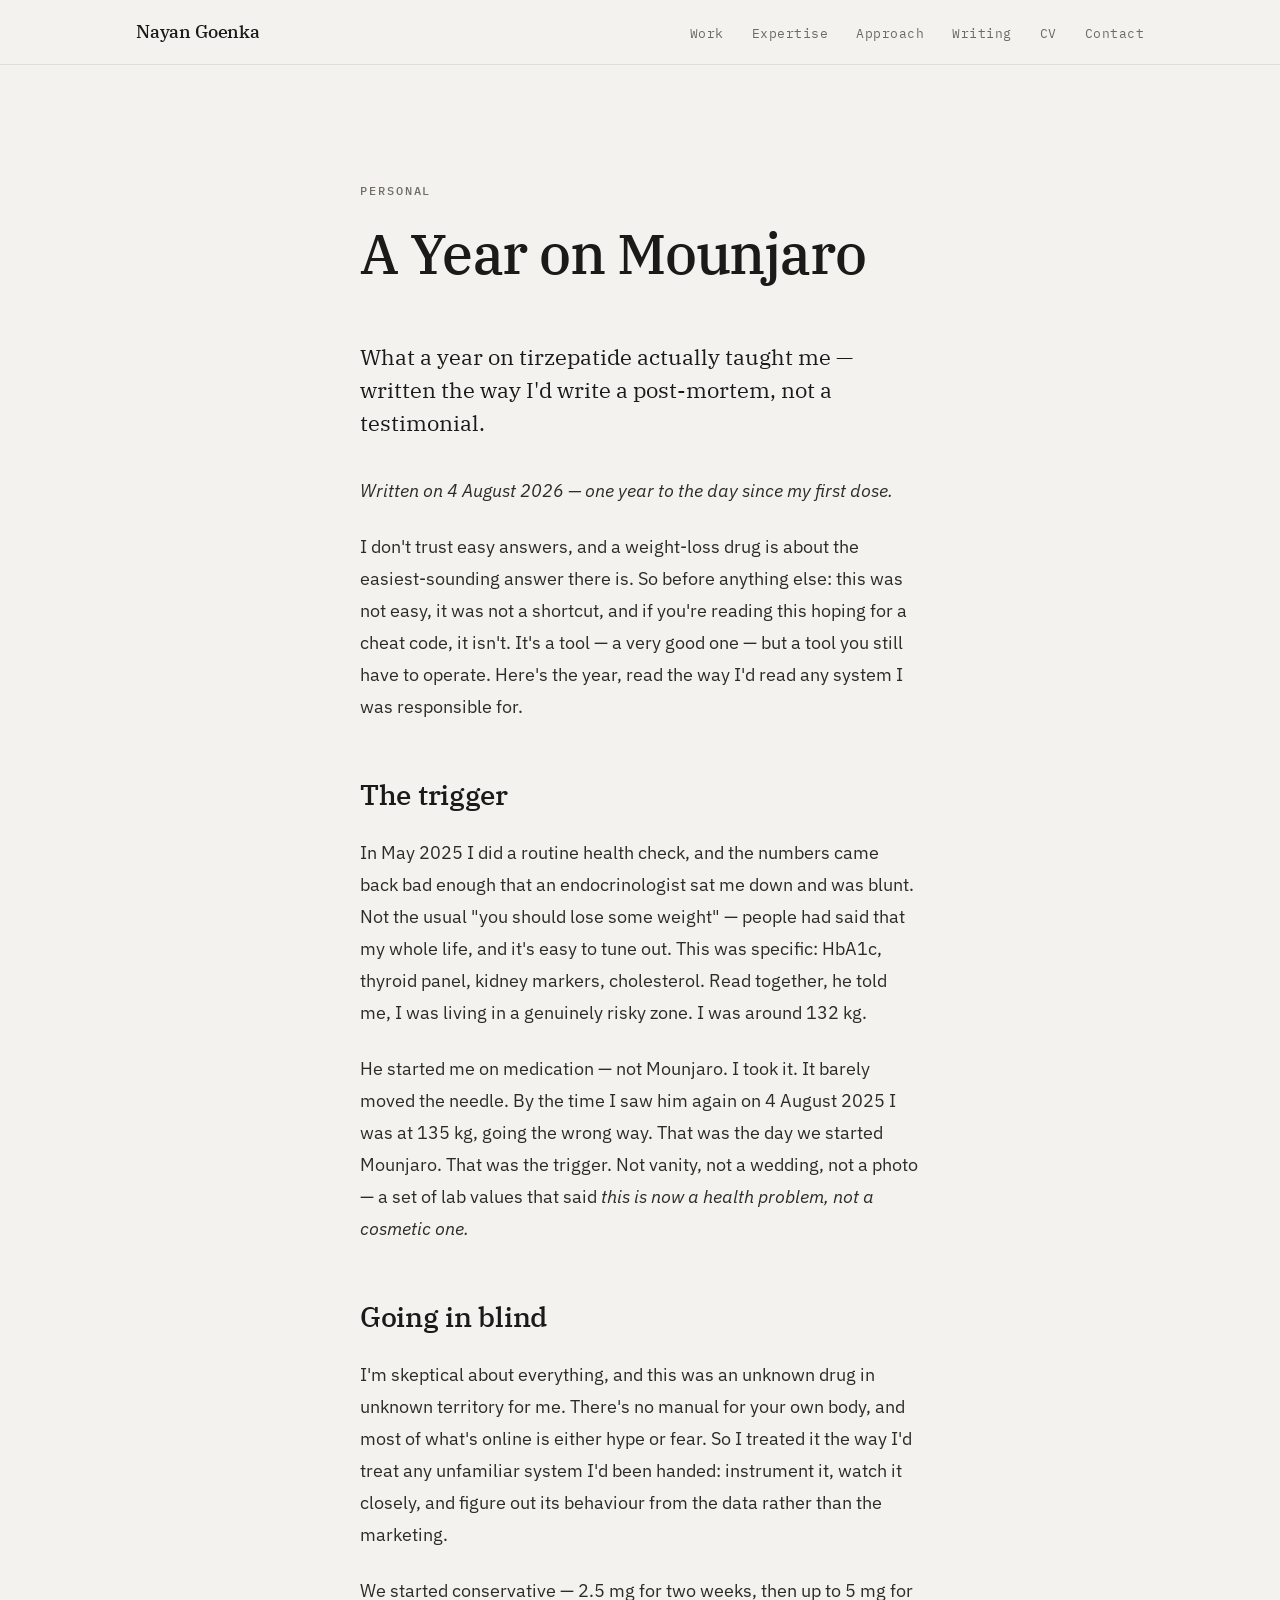
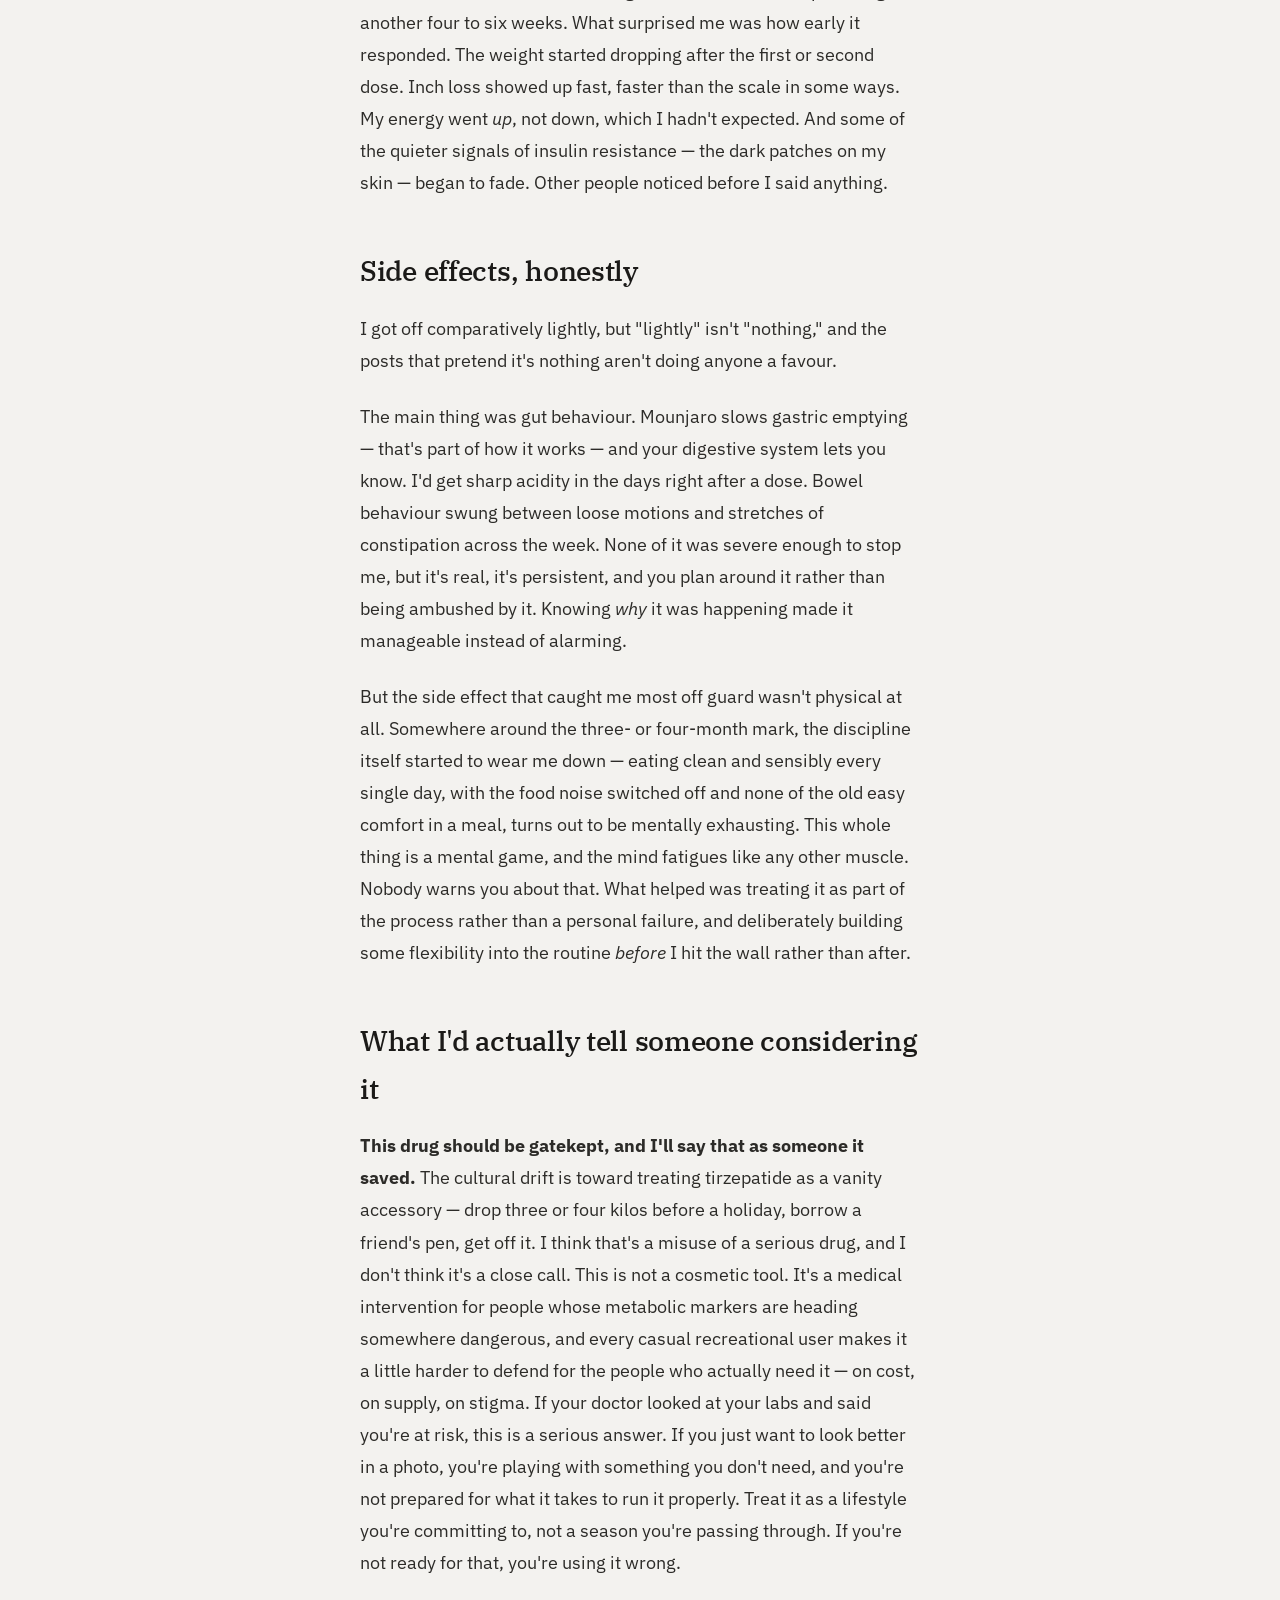
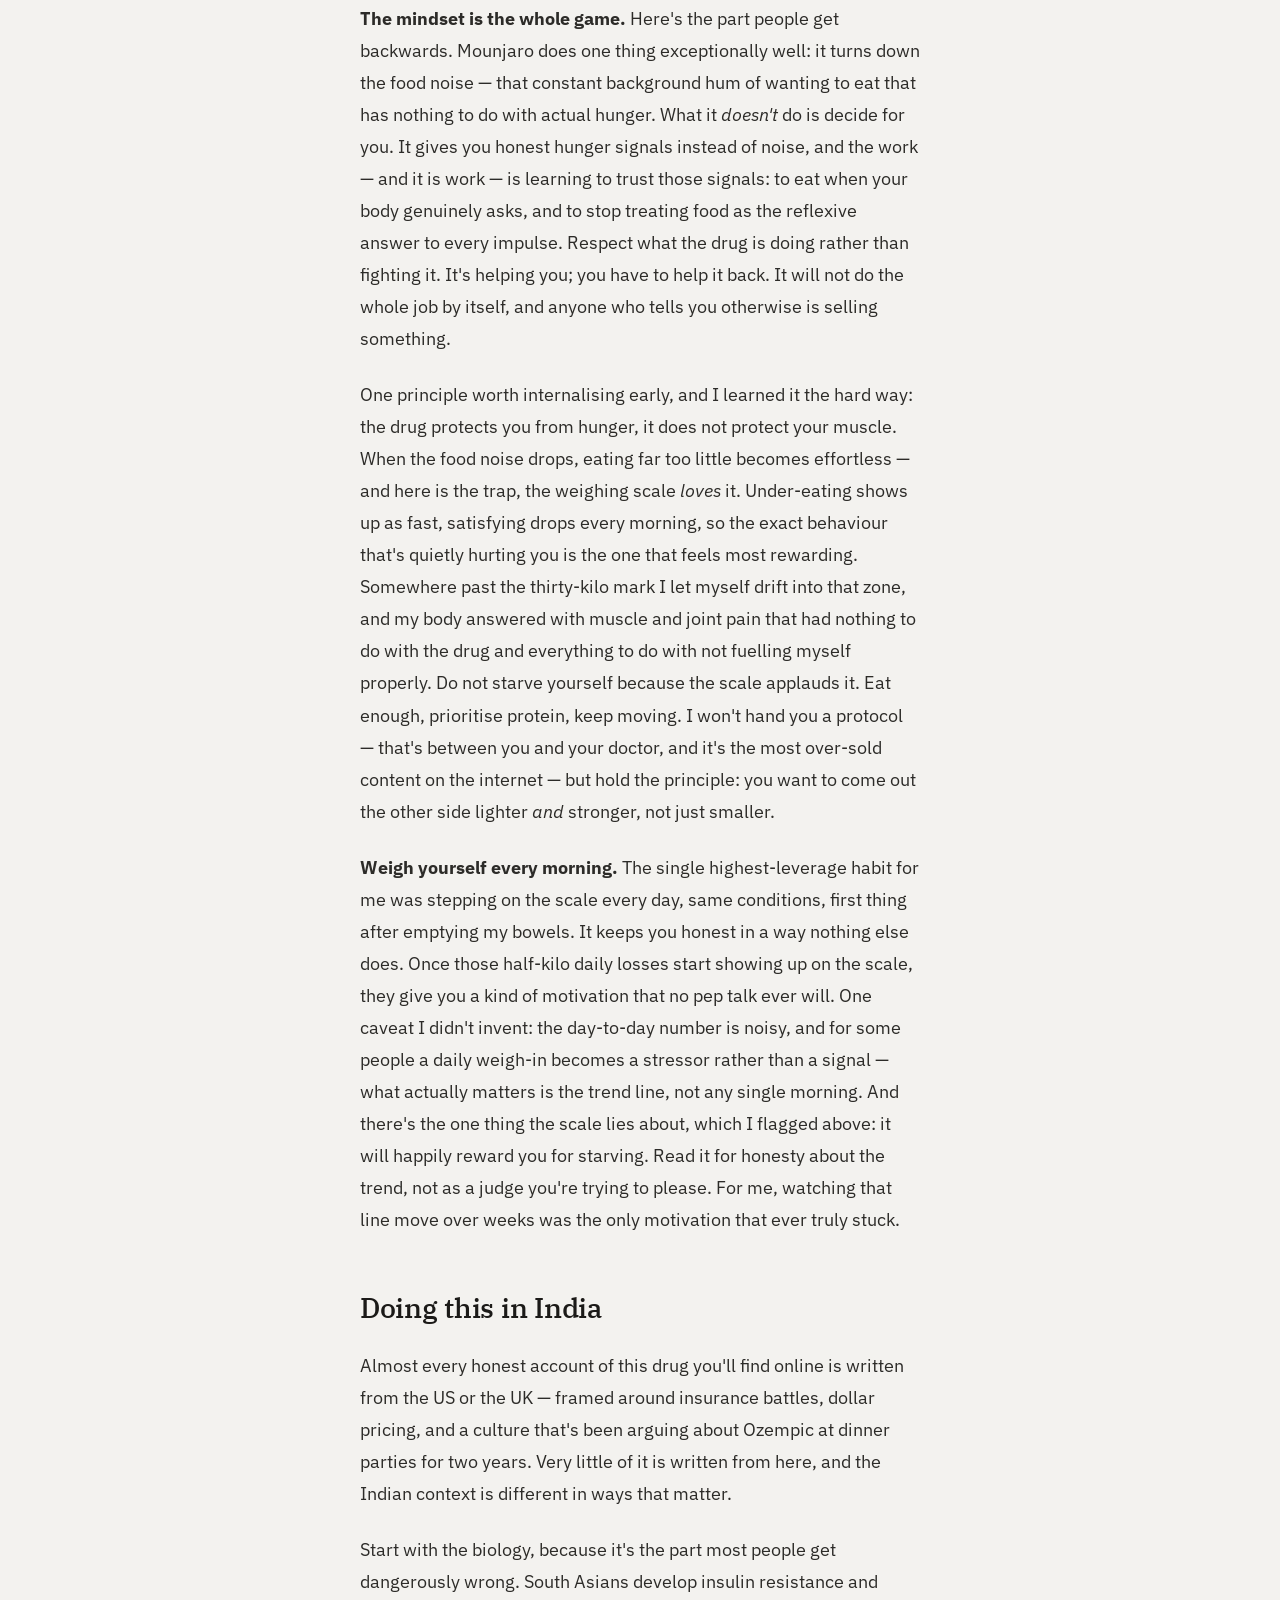
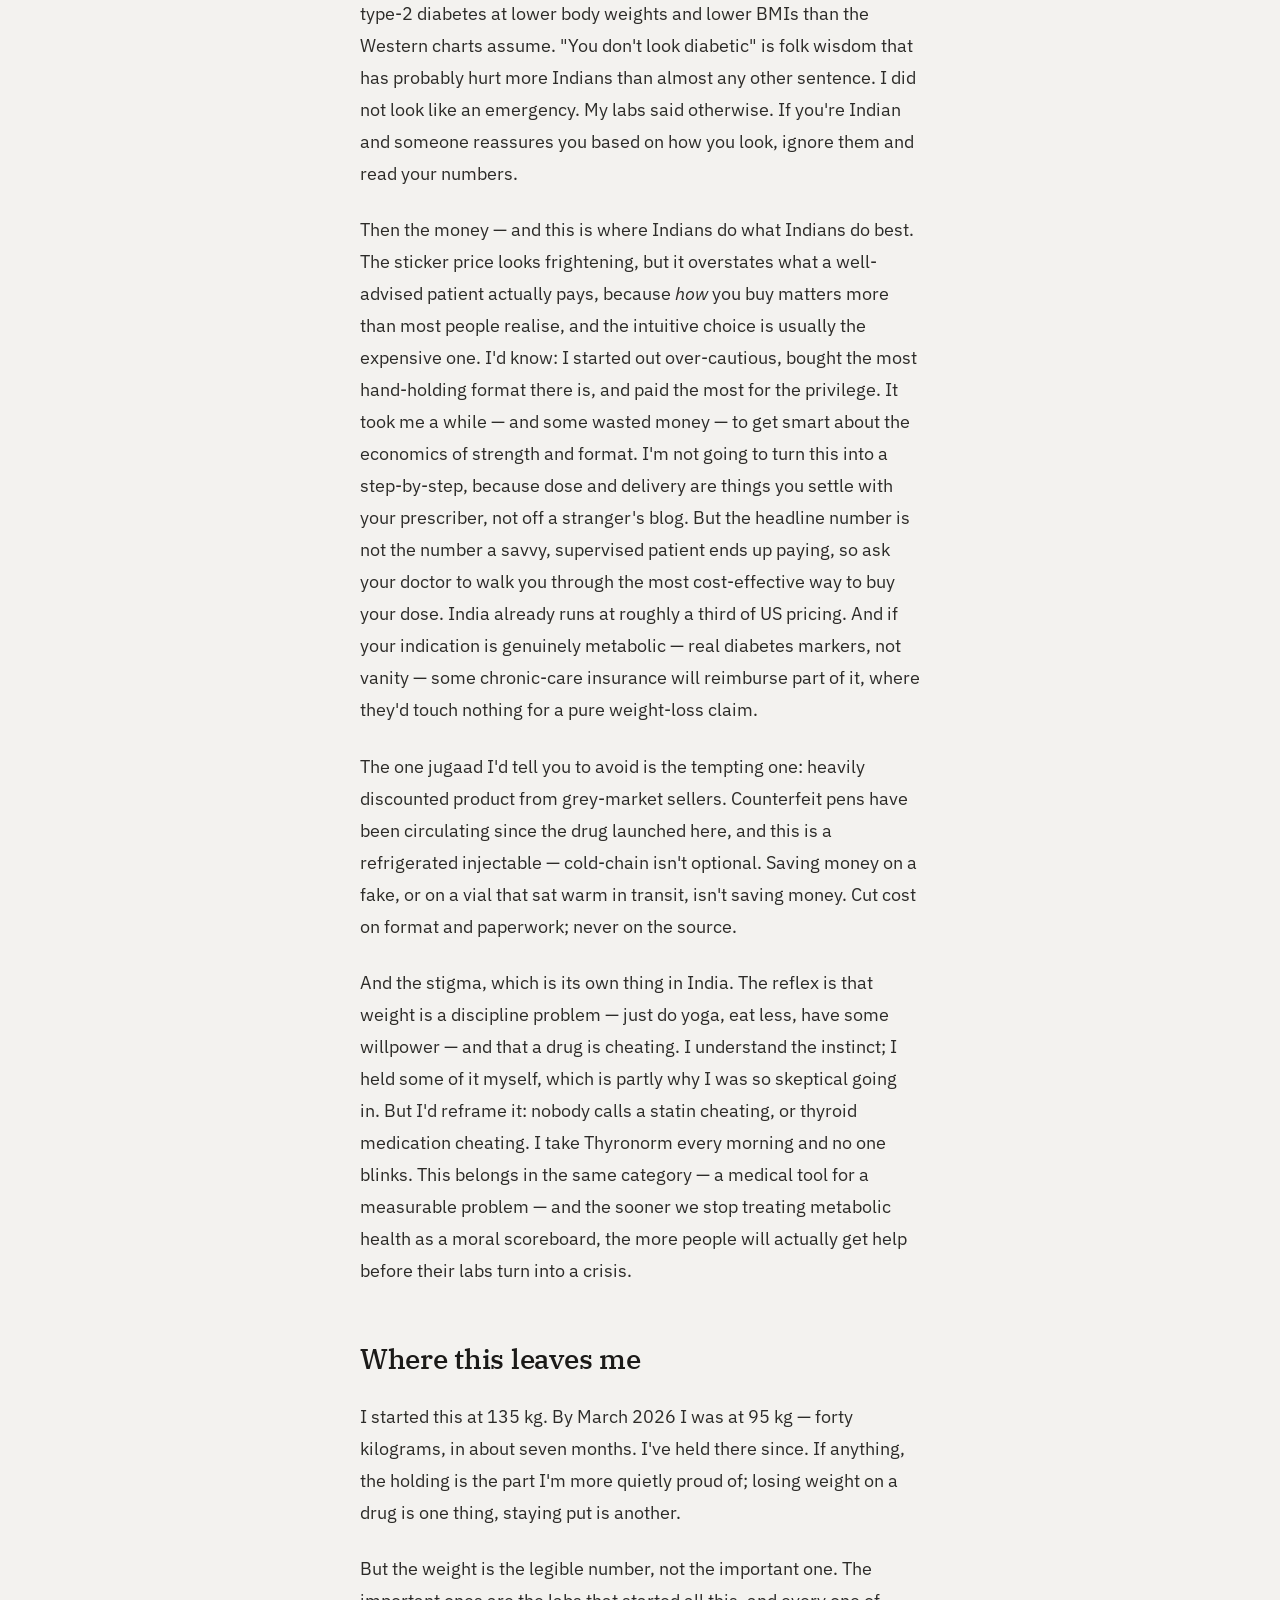
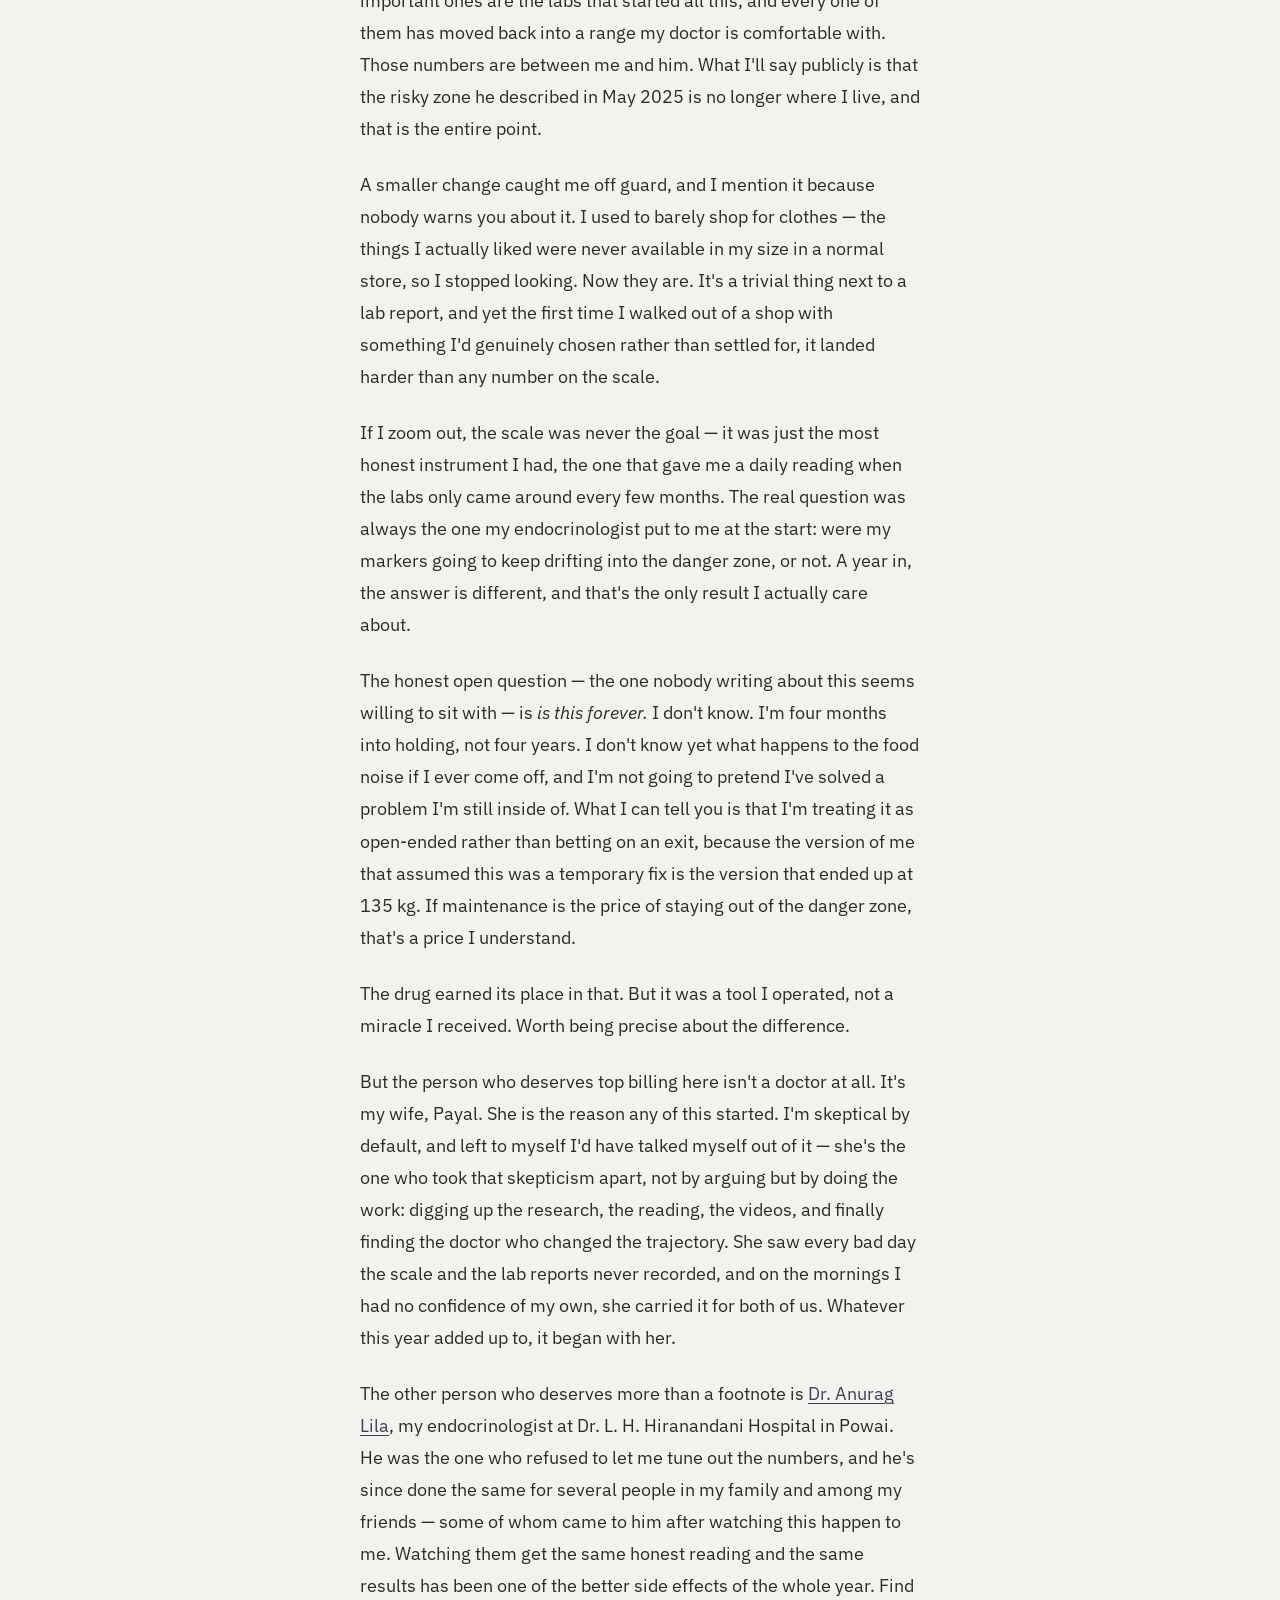
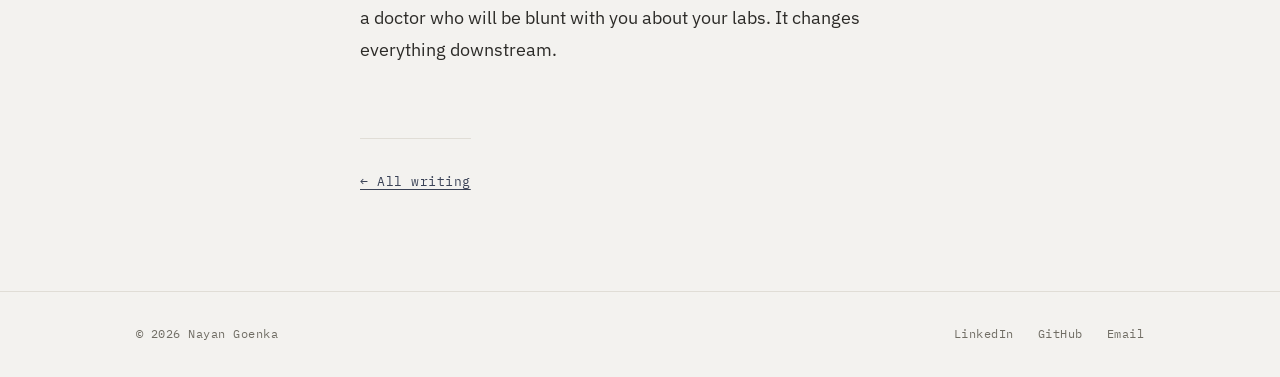
<file: blog/a-year-on-mounjaro/index.html>
<!DOCTYPE html>
<html lang="en">
<head>
<meta charset="UTF-8">
<meta name="viewport" content="width=device-width, initial-scale=1.0">
<meta name="description" content="A year and 40 kg on Mounjaro, read like an engineer&#x27;s post-mortem: the mental game, the side effects nobody names, and the India context.">
<link rel="canonical" href="https://nayangoenka.me/blog/a-year-on-mounjaro/">
<meta name="robots" content="index, follow">
<meta name="author" content="Nayan Goenka">
<meta property="og:type" content="article">
<meta property="og:url" content="https://nayangoenka.me/blog/a-year-on-mounjaro/">
<meta property="og:title" content="A Year on Mounjaro | Nayan Goenka">
<meta property="og:description" content="A year and 40 kg on Mounjaro, read like an engineer&#x27;s post-mortem: the mental game, the side effects nobody names, and the India context.">
<meta name="twitter:card" content="summary_large_image">
<title>A Year on Mounjaro | Nayan Goenka</title>
<script type="application/ld+json">
{ "@context":"https://schema.org","@type":"BlogPosting","headline":"A Year on Mounjaro","description":"A year and 40 kg on Mounjaro, read like an engineer's post-mortem: the mental game, the side effects nobody names, and the India context.","author":{"@type":"Person","name":"Nayan Goenka","url":"https://nayangoenka.me"},"datePublished":"2026-08-04","mainEntityOfPage":"https://nayangoenka.me/blog/a-year-on-mounjaro/","publisher":{"@type":"Person","name":"Nayan Goenka"} }
</script>
<link rel="preconnect" href="https://fonts.googleapis.com">
<link rel="preconnect" href="https://fonts.gstatic.com" crossorigin>
<link href="https://fonts.googleapis.com/css2?family=IBM+Plex+Mono:wght@400;500&family=IBM+Plex+Sans:wght@400;500;600&family=IBM+Plex+Serif:wght@400;500;600&display=swap" rel="stylesheet">
<link rel="stylesheet" href="/styles.css">
</head>
<body>
<header class="site-header">
  <div class="wrap">
    <a href="/" class="brand">nayan goenka</a>
    <nav><ul class="nav">
      <li><a href="/#work">Work</a></li>
      <li><a href="/#expertise">Expertise</a></li>
      <li><a href="/#approach">Approach</a></li>
      <li><a href="/blog/">Writing</a></li>
      <li><a href="/cv/">CV</a></li>
      <li><a href="/#contact">Contact</a></li>
    </ul></nav>
  </div>
</header>
<main>
  <div class="article-head"><div class="wrap">
    <p class="eyebrow">Personal</p>
    <h1>A Year on Mounjaro</h1>
  </div></div>
  <article class="article-body"><div class="wrap">
    <p class="lede">What a year on tirzepatide actually taught me — written the way I'd write a post-mortem, not a testimonial.</p>
    <p><em>Written on 4 August 2026 — one year to the day since my first dose.</em></p>
    <p>I don't trust easy answers, and a weight-loss drug is about the easiest-sounding answer there is. So before anything else: this was not easy, it was not a shortcut, and if you're reading this hoping for a cheat code, it isn't. It's a tool — a very good one — but a tool you still have to operate. Here's the year, read the way I'd read any system I was responsible for.</p>
    <h2>The trigger</h2>
    <p>In May 2025 I did a routine health check, and the numbers came back bad enough that an endocrinologist sat me down and was blunt. Not the usual "you should lose some weight" — people had said that my whole life, and it's easy to tune out. This was specific: HbA1c, thyroid panel, kidney markers, cholesterol. Read together, he told me, I was living in a genuinely risky zone. I was around 132 kg.</p>
    <p>He started me on medication — not Mounjaro. I took it. It barely moved the needle. By the time I saw him again on 4 August 2025 I was at 135 kg, going the wrong way. That was the day we started Mounjaro. That was the trigger. Not vanity, not a wedding, not a photo — a set of lab values that said <em>this is now a health problem, not a cosmetic one.</em></p>
    <h2>Going in blind</h2>
    <p>I'm skeptical about everything, and this was an unknown drug in unknown territory for me. There's no manual for your own body, and most of what's online is either hype or fear. So I treated it the way I'd treat any unfamiliar system I'd been handed: instrument it, watch it closely, and figure out its behaviour from the data rather than the marketing.</p>
    <p>We started conservative — 2.5 mg for two weeks, then up to 5 mg for another four to six weeks. What surprised me was how early it responded. The weight started dropping after the first or second dose. Inch loss showed up fast, faster than the scale in some ways. My energy went <em>up</em>, not down, which I hadn't expected. And some of the quieter signals of insulin resistance — the dark patches on my skin — began to fade. Other people noticed before I said anything.</p>
    <h2>Side effects, honestly</h2>
    <p>I got off comparatively lightly, but "lightly" isn't "nothing," and the posts that pretend it's nothing aren't doing anyone a favour.</p>
    <p>The main thing was gut behaviour. Mounjaro slows gastric emptying — that's part of how it works — and your digestive system lets you know. I'd get sharp acidity in the days right after a dose. Bowel behaviour swung between loose motions and stretches of constipation across the week. None of it was severe enough to stop me, but it's real, it's persistent, and you plan around it rather than being ambushed by it. Knowing <em>why</em> it was happening made it manageable instead of alarming.</p>
    <p>But the side effect that caught me most off guard wasn't physical at all. Somewhere around the three- or four-month mark, the discipline itself started to wear me down — eating clean and sensibly every single day, with the food noise switched off and none of the old easy comfort in a meal, turns out to be mentally exhausting. This whole thing is a mental game, and the mind fatigues like any other muscle. Nobody warns you about that. What helped was treating it as part of the process rather than a personal failure, and deliberately building some flexibility into the routine <em>before</em> I hit the wall rather than after.</p>
    <h2>What I'd actually tell someone considering it</h2>
    <p><strong>This drug should be gatekept, and I'll say that as someone it saved.</strong> The cultural drift is toward treating tirzepatide as a vanity accessory — drop three or four kilos before a holiday, borrow a friend's pen, get off it. I think that's a misuse of a serious drug, and I don't think it's a close call. This is not a cosmetic tool. It's a medical intervention for people whose metabolic markers are heading somewhere dangerous, and every casual recreational user makes it a little harder to defend for the people who actually need it — on cost, on supply, on stigma. If your doctor looked at your labs and said you're at risk, this is a serious answer. If you just want to look better in a photo, you're playing with something you don't need, and you're not prepared for what it takes to run it properly. Treat it as a lifestyle you're committing to, not a season you're passing through. If you're not ready for that, you're using it wrong.</p>
    <p><strong>The mindset is the whole game.</strong> Here's the part people get backwards. Mounjaro does one thing exceptionally well: it turns down the food noise — that constant background hum of wanting to eat that has nothing to do with actual hunger. What it <em>doesn't</em> do is decide for you. It gives you honest hunger signals instead of noise, and the work — and it is work — is learning to trust those signals: to eat when your body genuinely asks, and to stop treating food as the reflexive answer to every impulse. Respect what the drug is doing rather than fighting it. It's helping you; you have to help it back. It will not do the whole job by itself, and anyone who tells you otherwise is selling something.</p>
    <p>One principle worth internalising early, and I learned it the hard way: the drug protects you from hunger, it does not protect your muscle. When the food noise drops, eating far too little becomes effortless — and here is the trap, the weighing scale <em>loves</em> it. Under-eating shows up as fast, satisfying drops every morning, so the exact behaviour that's quietly hurting you is the one that feels most rewarding. Somewhere past the thirty-kilo mark I let myself drift into that zone, and my body answered with muscle and joint pain that had nothing to do with the drug and everything to do with not fuelling myself properly. Do not starve yourself because the scale applauds it. Eat enough, prioritise protein, keep moving. I won't hand you a protocol — that's between you and your doctor, and it's the most over-sold content on the internet — but hold the principle: you want to come out the other side lighter <em>and</em> stronger, not just smaller.</p>
    <p><strong>Weigh yourself every morning.</strong> The single highest-leverage habit for me was stepping on the scale every day, same conditions, first thing after emptying my bowels. It keeps you honest in a way nothing else does. Once those half-kilo daily losses start showing up on the scale, they give you a kind of motivation that no pep talk ever will. One caveat I didn't invent: the day-to-day number is noisy, and for some people a daily weigh-in becomes a stressor rather than a signal — what actually matters is the trend line, not any single morning. And there's the one thing the scale lies about, which I flagged above: it will happily reward you for starving. Read it for honesty about the trend, not as a judge you're trying to please. For me, watching that line move over weeks was the only motivation that ever truly stuck.</p>
    <h2>Doing this in India</h2>
    <p>Almost every honest account of this drug you'll find online is written from the US or the UK — framed around insurance battles, dollar pricing, and a culture that's been arguing about Ozempic at dinner parties for two years. Very little of it is written from here, and the Indian context is different in ways that matter.</p>
    <p>Start with the biology, because it's the part most people get dangerously wrong. South Asians develop insulin resistance and type-2 diabetes at lower body weights and lower BMIs than the Western charts assume. "You don't look diabetic" is folk wisdom that has probably hurt more Indians than almost any other sentence. I did not look like an emergency. My labs said otherwise. If you're Indian and someone reassures you based on how you look, ignore them and read your numbers.</p>
    <p>Then the money — and this is where Indians do what Indians do best. The sticker price looks frightening, but it overstates what a well-advised patient actually pays, because <em>how</em> you buy matters more than most people realise, and the intuitive choice is usually the expensive one. I'd know: I started out over-cautious, bought the most hand-holding format there is, and paid the most for the privilege. It took me a while — and some wasted money — to get smart about the economics of strength and format. I'm not going to turn this into a step-by-step, because dose and delivery are things you settle with your prescriber, not off a stranger's blog. But the headline number is not the number a savvy, supervised patient ends up paying, so ask your doctor to walk you through the most cost-effective way to buy your dose. India already runs at roughly a third of US pricing. And if your indication is genuinely metabolic — real diabetes markers, not vanity — some chronic-care insurance will reimburse part of it, where they'd touch nothing for a pure weight-loss claim.</p>
    <p>The one jugaad I'd tell you to avoid is the tempting one: heavily discounted product from grey-market sellers. Counterfeit pens have been circulating since the drug launched here, and this is a refrigerated injectable — cold-chain isn't optional. Saving money on a fake, or on a vial that sat warm in transit, isn't saving money. Cut cost on format and paperwork; never on the source.</p>
    <p>And the stigma, which is its own thing in India. The reflex is that weight is a discipline problem — just do yoga, eat less, have some willpower — and that a drug is cheating. I understand the instinct; I held some of it myself, which is partly why I was so skeptical going in. But I'd reframe it: nobody calls a statin cheating, or thyroid medication cheating. I take Thyronorm every morning and no one blinks. This belongs in the same category — a medical tool for a measurable problem — and the sooner we stop treating metabolic health as a moral scoreboard, the more people will actually get help before their labs turn into a crisis.</p>
    <h2>Where this leaves me</h2>
    <p>I started this at 135 kg. By March 2026 I was at 95 kg — forty kilograms, in about seven months. I've held there since. If anything, the holding is the part I'm more quietly proud of; losing weight on a drug is one thing, staying put is another.</p>
    <p>But the weight is the legible number, not the important one. The important ones are the labs that started all this, and every one of them has moved back into a range my doctor is comfortable with. Those numbers are between me and him. What I'll say publicly is that the risky zone he described in May 2025 is no longer where I live, and that is the entire point.</p>
    <p>A smaller change caught me off guard, and I mention it because nobody warns you about it. I used to barely shop for clothes — the things I actually liked were never available in my size in a normal store, so I stopped looking. Now they are. It's a trivial thing next to a lab report, and yet the first time I walked out of a shop with something I'd genuinely chosen rather than settled for, it landed harder than any number on the scale.</p>
    <p>If I zoom out, the scale was never the goal — it was just the most honest instrument I had, the one that gave me a daily reading when the labs only came around every few months. The real question was always the one my endocrinologist put to me at the start: were my markers going to keep drifting into the danger zone, or not. A year in, the answer is different, and that's the only result I actually care about.</p>
    <p>The honest open question — the one nobody writing about this seems willing to sit with — is <em>is this forever.</em> I don't know. I'm four months into holding, not four years. I don't know yet what happens to the food noise if I ever come off, and I'm not going to pretend I've solved a problem I'm still inside of. What I can tell you is that I'm treating it as open-ended rather than betting on an exit, because the version of me that assumed this was a temporary fix is the version that ended up at 135 kg. If maintenance is the price of staying out of the danger zone, that's a price I understand.</p>
    <p>The drug earned its place in that. But it was a tool I operated, not a miracle I received. Worth being precise about the difference.</p>
    <p>But the person who deserves top billing here isn't a doctor at all. It's my wife, Payal. She is the reason any of this started. I'm skeptical by default, and left to myself I'd have talked myself out of it — she's the one who took that skepticism apart, not by arguing but by doing the work: digging up the research, the reading, the videos, and finally finding the doctor who changed the trajectory. She saw every bad day the scale and the lab reports never recorded, and on the mornings I had no confidence of my own, she carried it for both of us. Whatever this year added up to, it began with her.</p>
    <p>The other person who deserves more than a footnote is <a href="https://www.hiranandanihospital.org/doctors-details/46" target="_blank" rel="noopener">Dr. Anurag Lila</a>, my endocrinologist at Dr. L. H. Hiranandani Hospital in Powai. He was the one who refused to let me tune out the numbers, and he's since done the same for several people in my family and among my friends — some of whom came to him after watching this happen to me. Watching them get the same honest reading and the same results has been one of the better side effects of the whole year. Find a doctor who will be blunt with you about your labs. It changes everything downstream.</p>
    <a href="/blog/" class="back-link">← All writing</a>
  </div></article>
</main>
<footer class="site-footer">
  <div class="wrap">
    <p>© 2026 Nayan Goenka</p>
    <div class="links">
      <a href="https://linkedin.com/in/nayan576" target="_blank" rel="noopener">LinkedIn</a>
      <a href="https://github.com/nayan576" target="_blank" rel="noopener">GitHub</a>
      <a href="mailto:ping@nayangoenka.me">Email</a>
    </div>
  </div>
</footer>
</body>
</html>
</file>
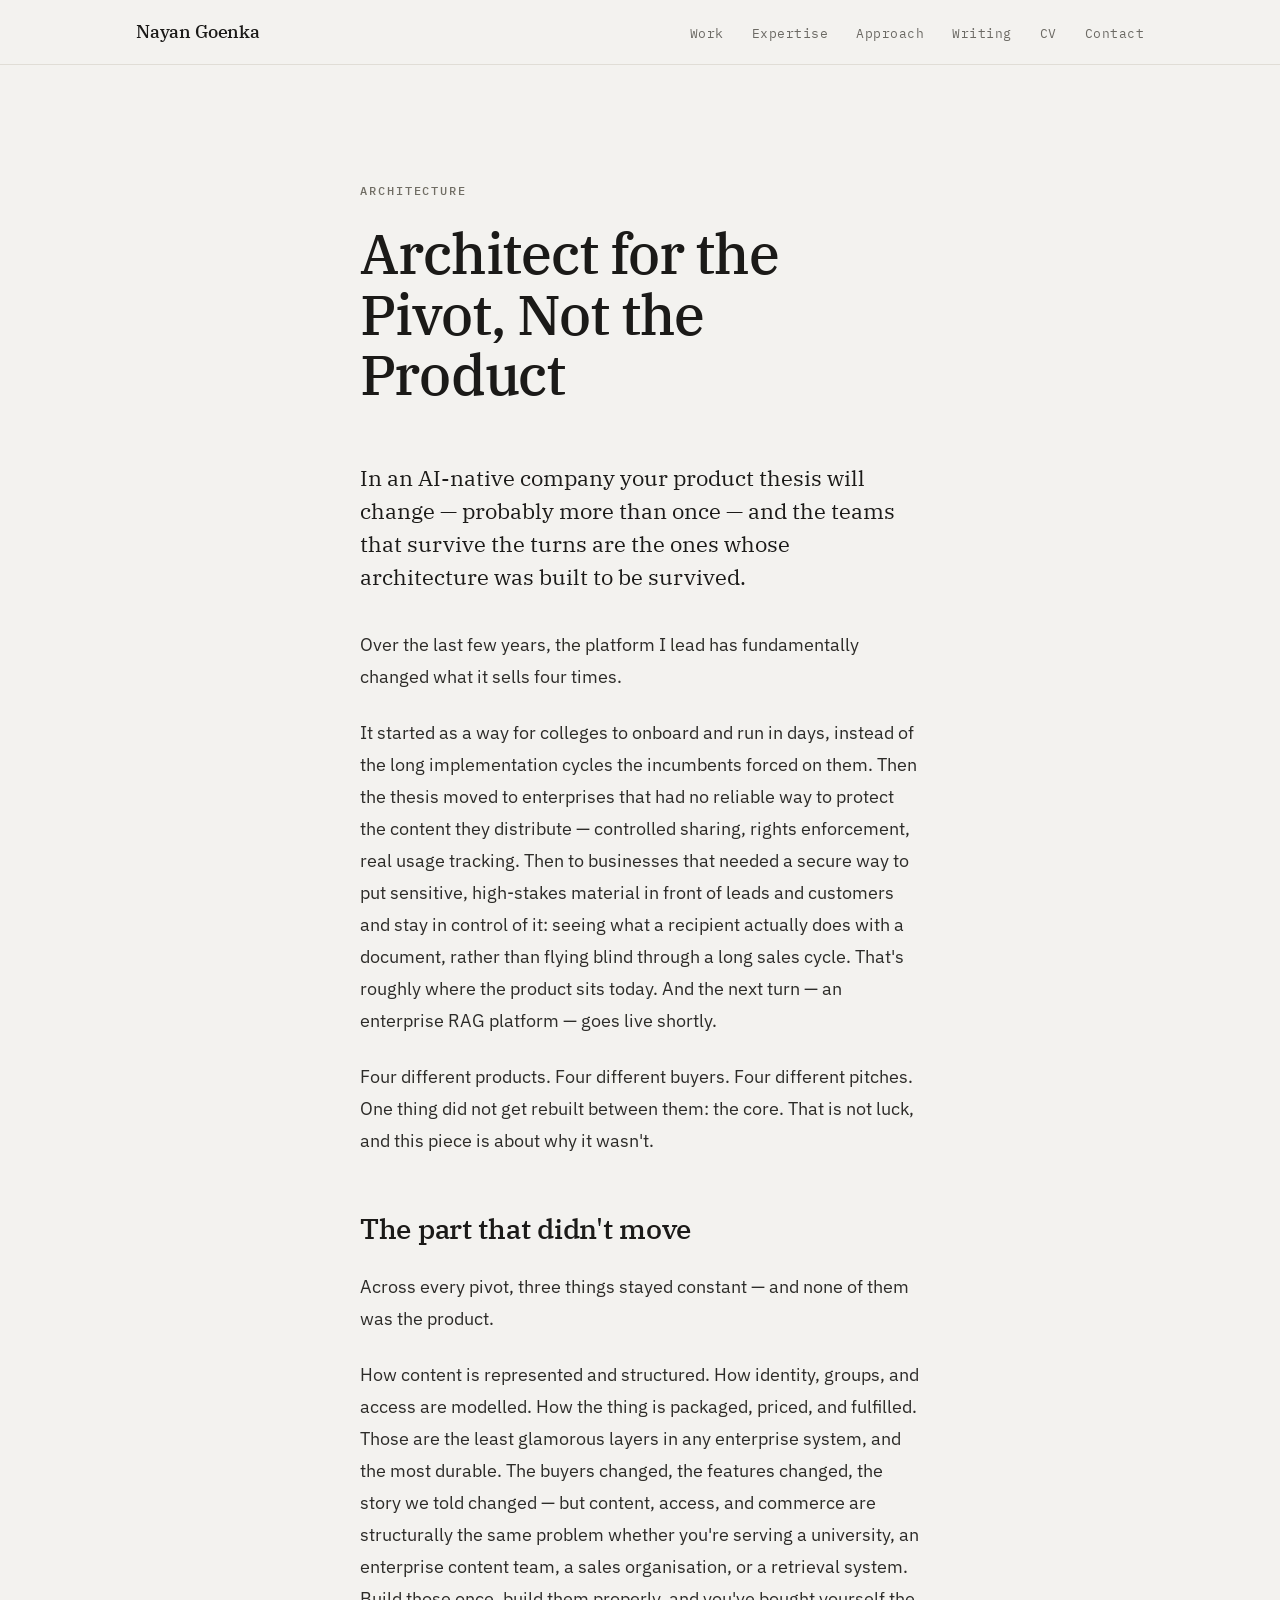
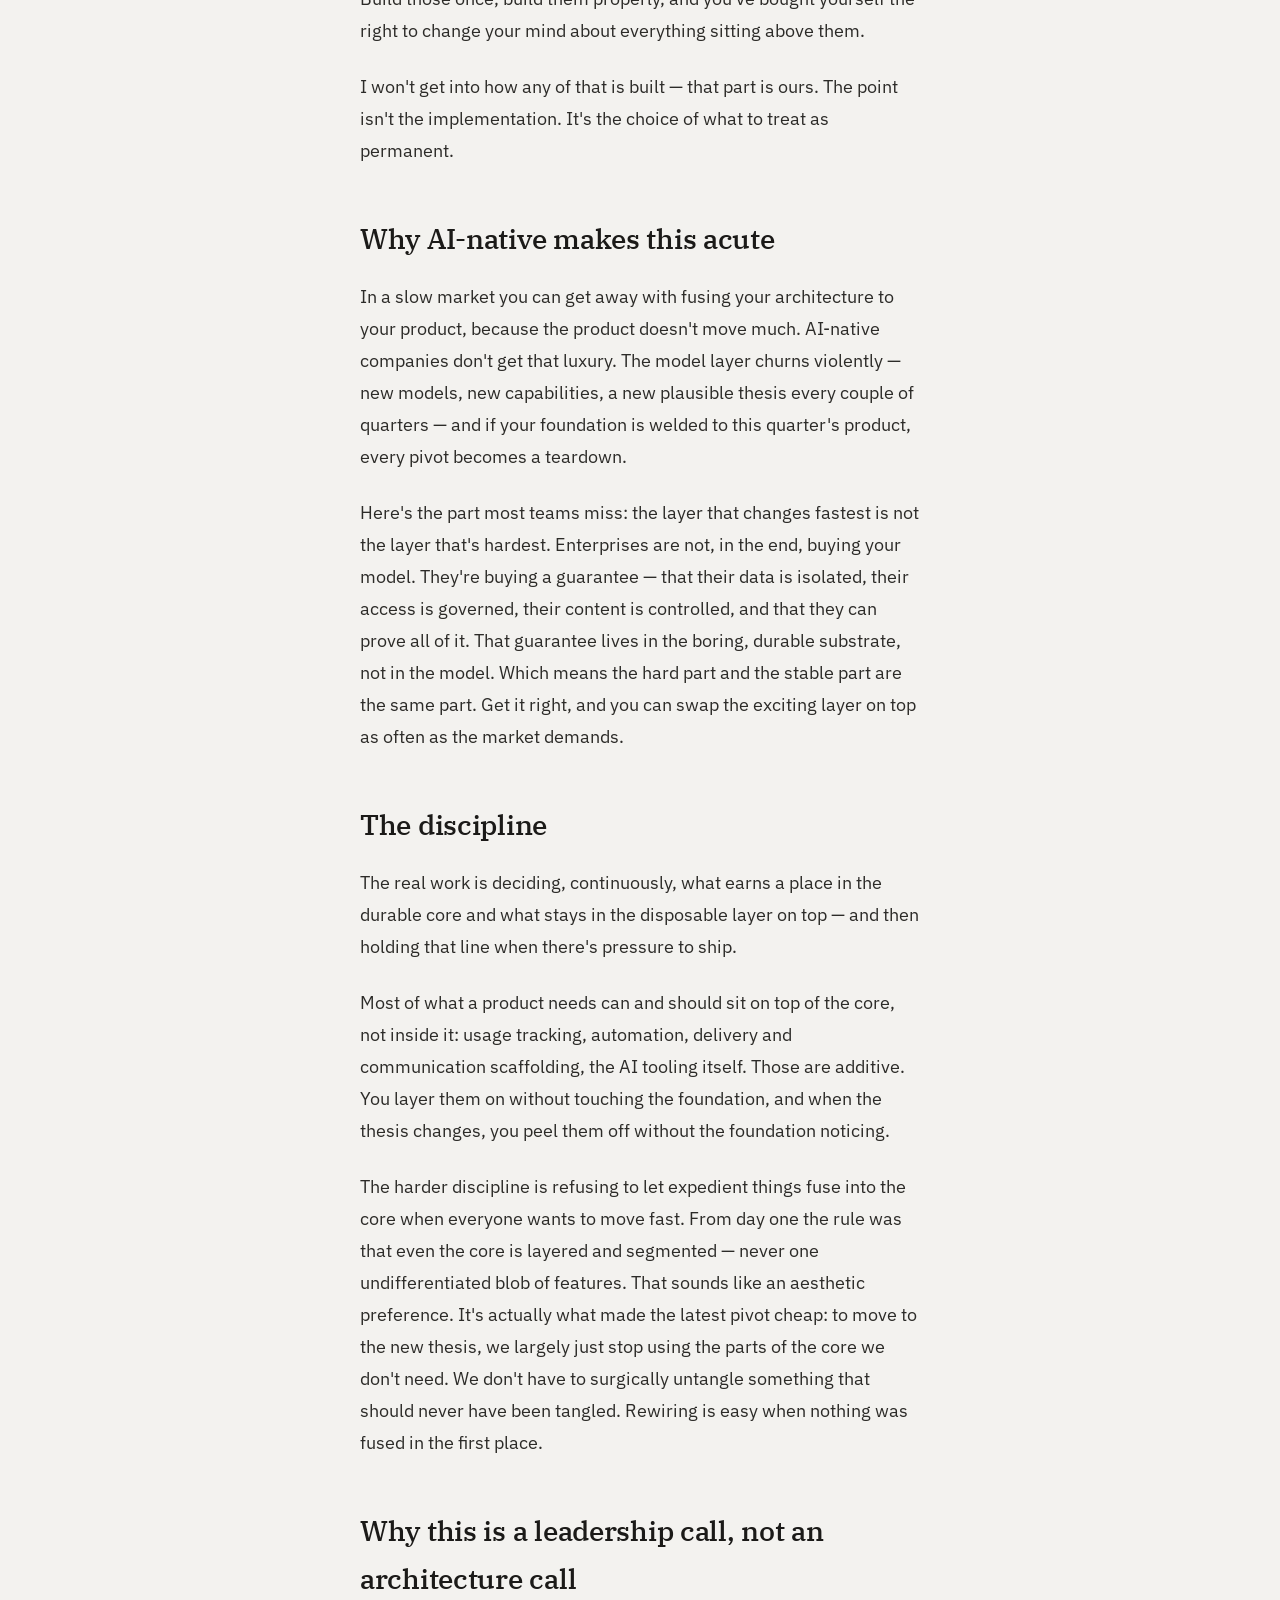
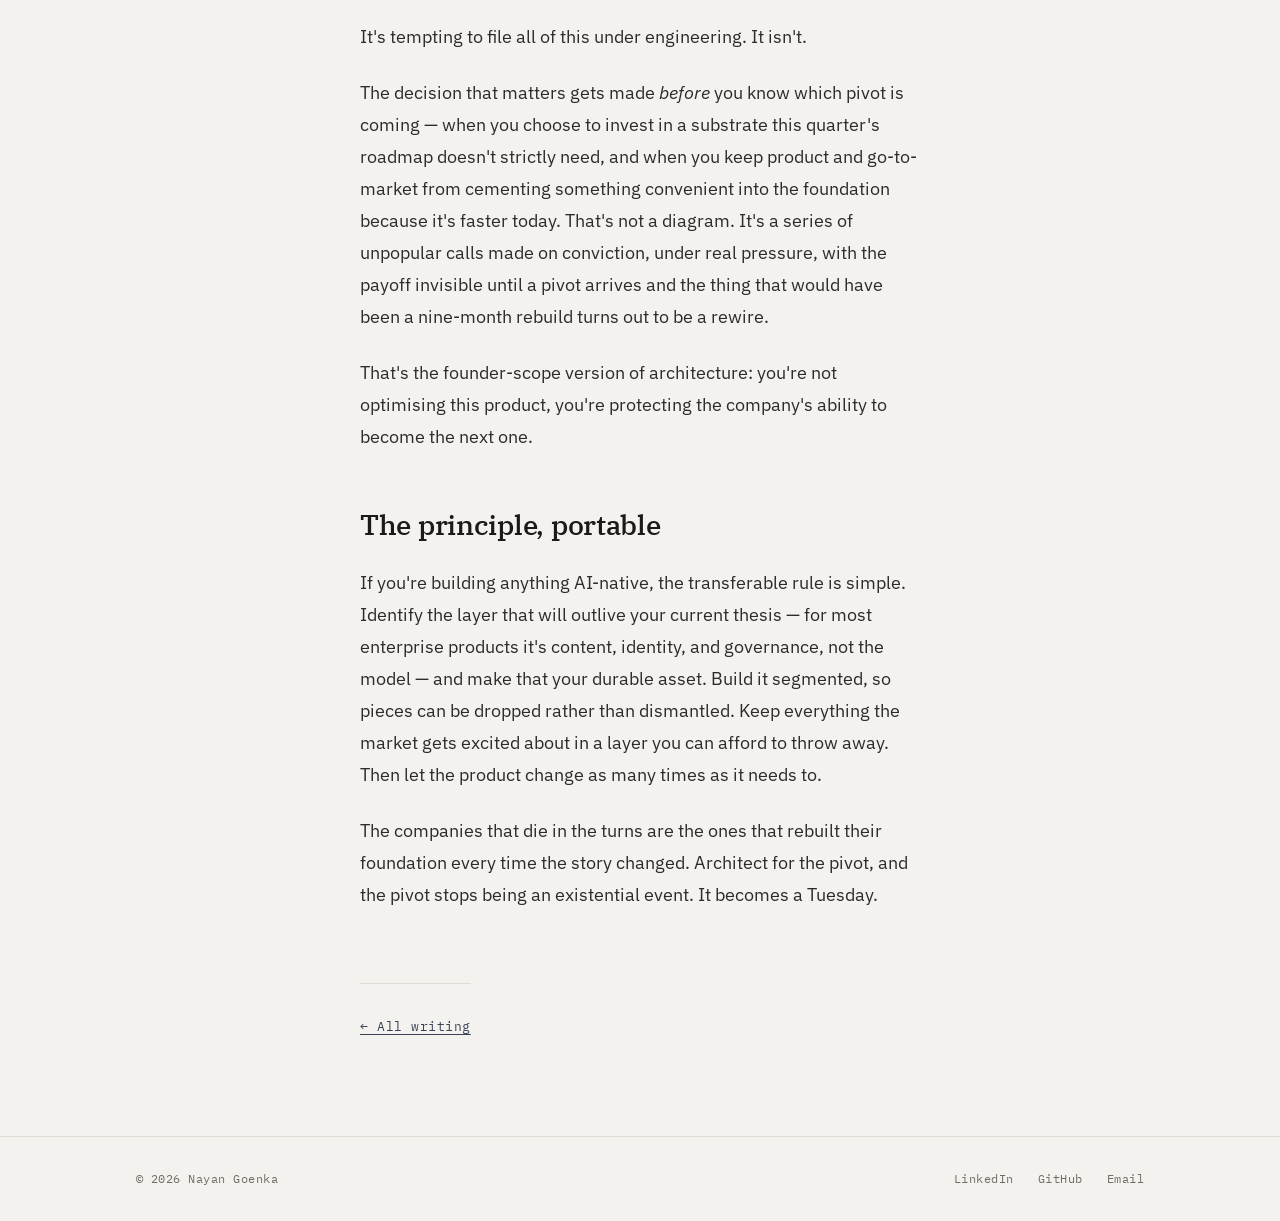
<file: blog/architect-for-the-pivot/index.html>
<!DOCTYPE html>
<html lang="en">
<head>
<meta charset="UTF-8">
<meta name="viewport" content="width=device-width, initial-scale=1.0">
<meta name="description" content="Why the architecture's job is to outlive the product — and how a core built to be survived carried an AI-native platform through four pivots without a rebuild.">
<link rel="canonical" href="https://nayangoenka.me/blog/architect-for-the-pivot/">
<meta name="robots" content="index, follow">
<meta name="author" content="Nayan Goenka">
<meta property="og:type" content="article">
<meta property="og:url" content="https://nayangoenka.me/blog/architect-for-the-pivot/">
<meta property="og:title" content="Architect for the Pivot, Not the Product | Nayan Goenka">
<meta property="og:description" content="Why the architecture's job is to outlive the product — and how a core built to be survived carried an AI-native platform through four pivots without a rebuild.">
<meta name="twitter:card" content="summary_large_image">
<title>Architect for the Pivot, Not the Product | Nayan Goenka</title>
<script type="application/ld+json">
{ "@context":"https://schema.org","@type":"BlogPosting","headline":"Architect for the Pivot, Not the Product","description":"Why the architecture's job is to outlive the product \u2014 and how a core built to be survived carried an AI-native platform through four pivots without a rebuild.","author":{"@type":"Person","name":"Nayan Goenka","url":"https://nayangoenka.me"},"datePublished":"2026-07-24","mainEntityOfPage":"https://nayangoenka.me/blog/architect-for-the-pivot/","publisher":{"@type":"Person","name":"Nayan Goenka"} }
</script>
<link rel="preconnect" href="https://fonts.googleapis.com">
<link rel="preconnect" href="https://fonts.gstatic.com" crossorigin>
<link href="https://fonts.googleapis.com/css2?family=IBM+Plex+Mono:wght@400;500&family=IBM+Plex+Sans:wght@400;500;600&family=IBM+Plex+Serif:wght@400;500;600&display=swap" rel="stylesheet">
<link rel="stylesheet" href="/styles.css">
</head>
<body>
<header class="site-header">
  <div class="wrap">
    <a href="/" class="brand">nayan goenka</a>
    <nav><ul class="nav">
      <li><a href="/#work">Work</a></li>
      <li><a href="/#expertise">Expertise</a></li>
      <li><a href="/#approach">Approach</a></li>
      <li><a href="/blog/">Writing</a></li>
      <li><a href="/cv/">CV</a></li>
      <li><a href="/#contact">Contact</a></li>
    </ul></nav>
  </div>
</header>
<main>
  <div class="article-head"><div class="wrap">
    <p class="eyebrow">Architecture</p>
    <h1>Architect for the Pivot, Not the Product</h1>
  </div></div>
  <article class="article-body"><div class="wrap">
    <p class="lede">In an AI-native company your product thesis will change — probably more than once — and the teams that survive the turns are the ones whose architecture was built to be survived.</p>
    <p>Over the last few years, the platform I lead has fundamentally changed what it sells four times.</p>
    <p>It started as a way for colleges to onboard and run in days, instead of the long implementation cycles the incumbents forced on them. Then the thesis moved to enterprises that had no reliable way to protect the content they distribute — controlled sharing, rights enforcement, real usage tracking. Then to businesses that needed a secure way to put sensitive, high-stakes material in front of leads and customers and stay in control of it: seeing what a recipient actually does with a document, rather than flying blind through a long sales cycle. That's roughly where the product sits today. And the next turn — an enterprise RAG platform — goes live shortly.</p>
    <p>Four different products. Four different buyers. Four different pitches. One thing did not get rebuilt between them: the core. That is not luck, and this piece is about why it wasn't.</p>
    <h2>The part that didn't move</h2>
    <p>Across every pivot, three things stayed constant — and none of them was the product.</p>
    <p>How content is represented and structured. How identity, groups, and access are modelled. How the thing is packaged, priced, and fulfilled. Those are the least glamorous layers in any enterprise system, and the most durable. The buyers changed, the features changed, the story we told changed — but content, access, and commerce are structurally the same problem whether you're serving a university, an enterprise content team, a sales organisation, or a retrieval system. Build those once, build them properly, and you've bought yourself the right to change your mind about everything sitting above them.</p>
    <p>I won't get into how any of that is built — that part is ours. The point isn't the implementation. It's the choice of what to treat as permanent.</p>
    <h2>Why AI-native makes this acute</h2>
    <p>In a slow market you can get away with fusing your architecture to your product, because the product doesn't move much. AI-native companies don't get that luxury. The model layer churns violently — new models, new capabilities, a new plausible thesis every couple of quarters — and if your foundation is welded to this quarter's product, every pivot becomes a teardown.</p>
    <p>Here's the part most teams miss: the layer that changes fastest is not the layer that's hardest. Enterprises are not, in the end, buying your model. They're buying a guarantee — that their data is isolated, their access is governed, their content is controlled, and that they can prove all of it. That guarantee lives in the boring, durable substrate, not in the model. Which means the hard part and the stable part are the same part. Get it right, and you can swap the exciting layer on top as often as the market demands.</p>
    <h2>The discipline</h2>
    <p>The real work is deciding, continuously, what earns a place in the durable core and what stays in the disposable layer on top — and then holding that line when there's pressure to ship.</p>
    <p>Most of what a product needs can and should sit on top of the core, not inside it: usage tracking, automation, delivery and communication scaffolding, the AI tooling itself. Those are additive. You layer them on without touching the foundation, and when the thesis changes, you peel them off without the foundation noticing.</p>
    <p>The harder discipline is refusing to let expedient things fuse into the core when everyone wants to move fast. From day one the rule was that even the core is layered and segmented — never one undifferentiated blob of features. That sounds like an aesthetic preference. It's actually what made the latest pivot cheap: to move to the new thesis, we largely just stop using the parts of the core we don't need. We don't have to surgically untangle something that should never have been tangled. Rewiring is easy when nothing was fused in the first place.</p>
    <h2>Why this is a leadership call, not an architecture call</h2>
    <p>It's tempting to file all of this under engineering. It isn't.</p>
    <p>The decision that matters gets made <em>before</em> you know which pivot is coming — when you choose to invest in a substrate this quarter's roadmap doesn't strictly need, and when you keep product and go-to-market from cementing something convenient into the foundation because it's faster today. That's not a diagram. It's a series of unpopular calls made on conviction, under real pressure, with the payoff invisible until a pivot arrives and the thing that would have been a nine-month rebuild turns out to be a rewire.</p>
    <p>That's the founder-scope version of architecture: you're not optimising this product, you're protecting the company's ability to become the next one.</p>
    <h2>The principle, portable</h2>
    <p>If you're building anything AI-native, the transferable rule is simple. Identify the layer that will outlive your current thesis — for most enterprise products it's content, identity, and governance, not the model — and make that your durable asset. Build it segmented, so pieces can be dropped rather than dismantled. Keep everything the market gets excited about in a layer you can afford to throw away. Then let the product change as many times as it needs to.</p>
    <p>The companies that die in the turns are the ones that rebuilt their foundation every time the story changed. Architect for the pivot, and the pivot stops being an existential event. It becomes a Tuesday.</p>
    <a href="/blog/" class="back-link">← All writing</a>
  </div></article>
</main>
<footer class="site-footer">
  <div class="wrap">
    <p>© 2026 Nayan Goenka</p>
    <div class="links">
      <a href="https://linkedin.com/in/nayan576" target="_blank" rel="noopener">LinkedIn</a>
      <a href="https://github.com/nayan576" target="_blank" rel="noopener">GitHub</a>
      <a href="mailto:ping@nayangoenka.me">Email</a>
    </div>
  </div>
</footer>
</body>
</html>
</file>
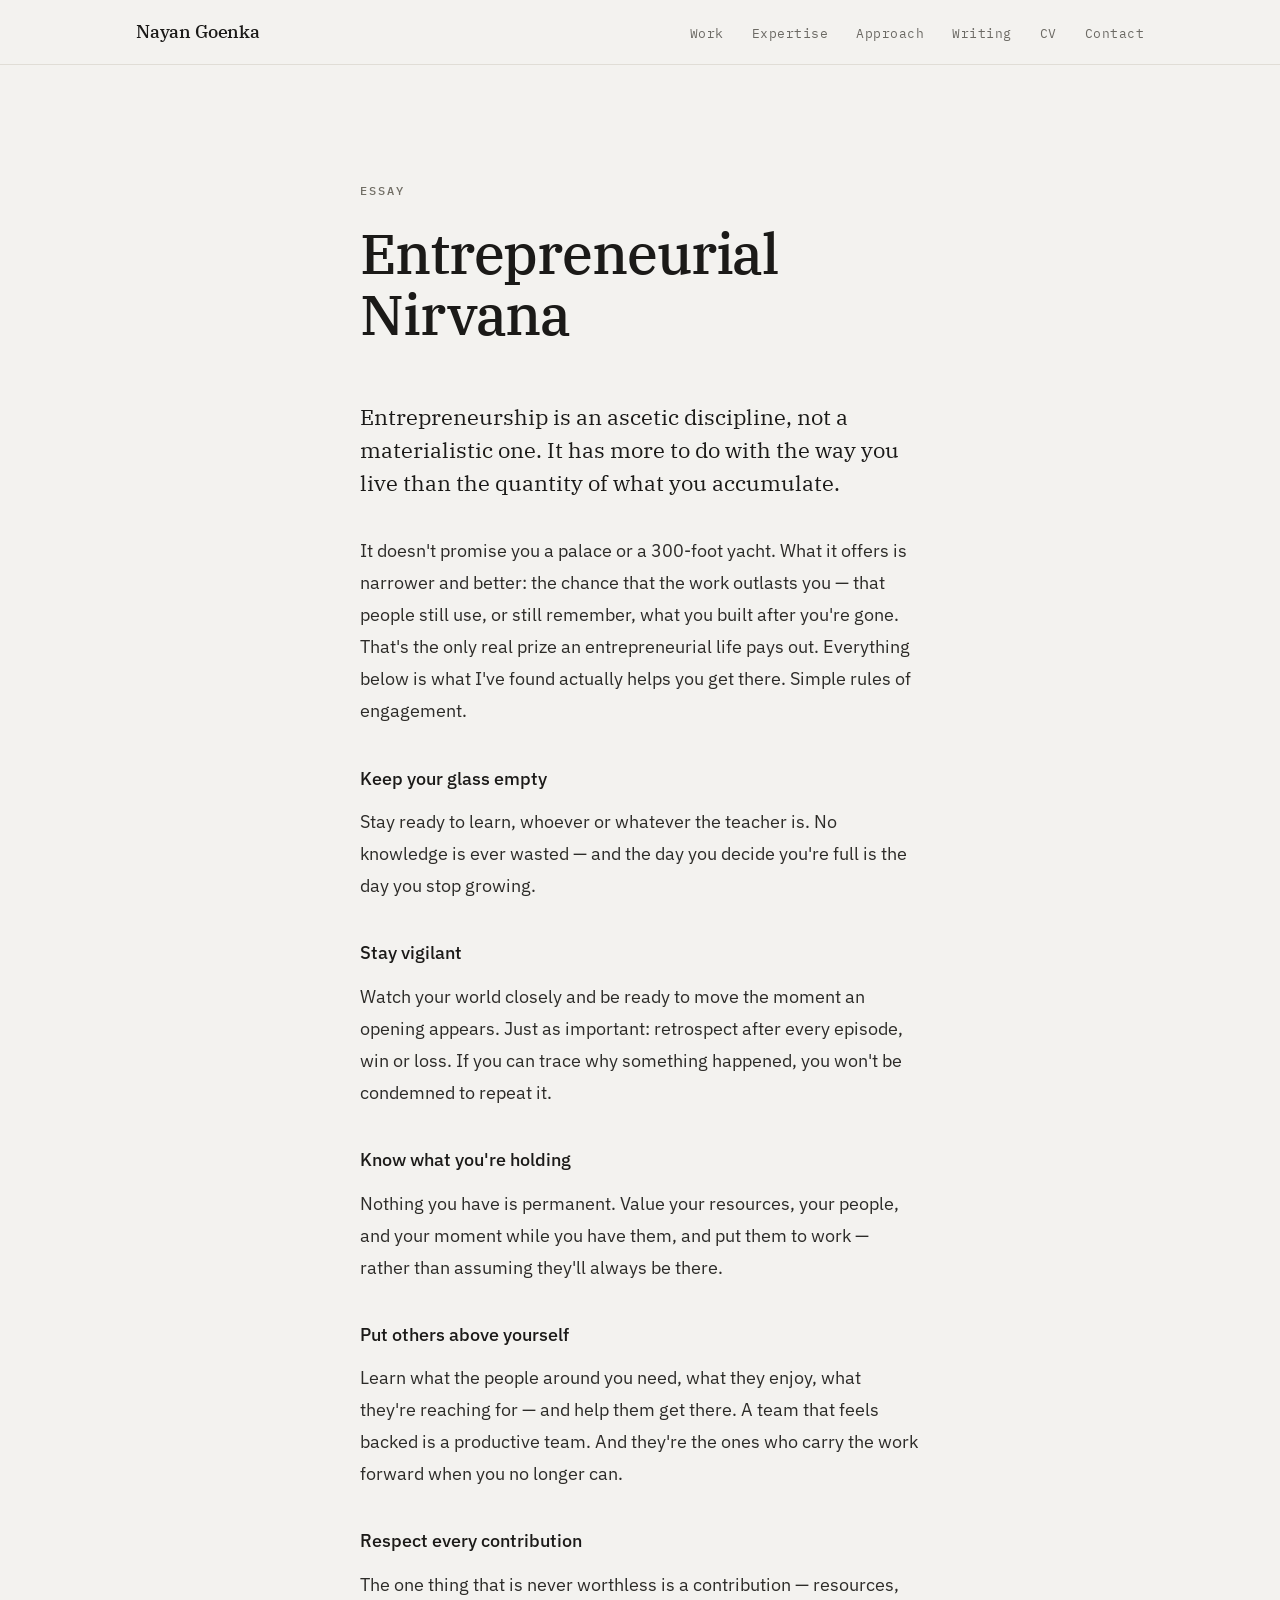
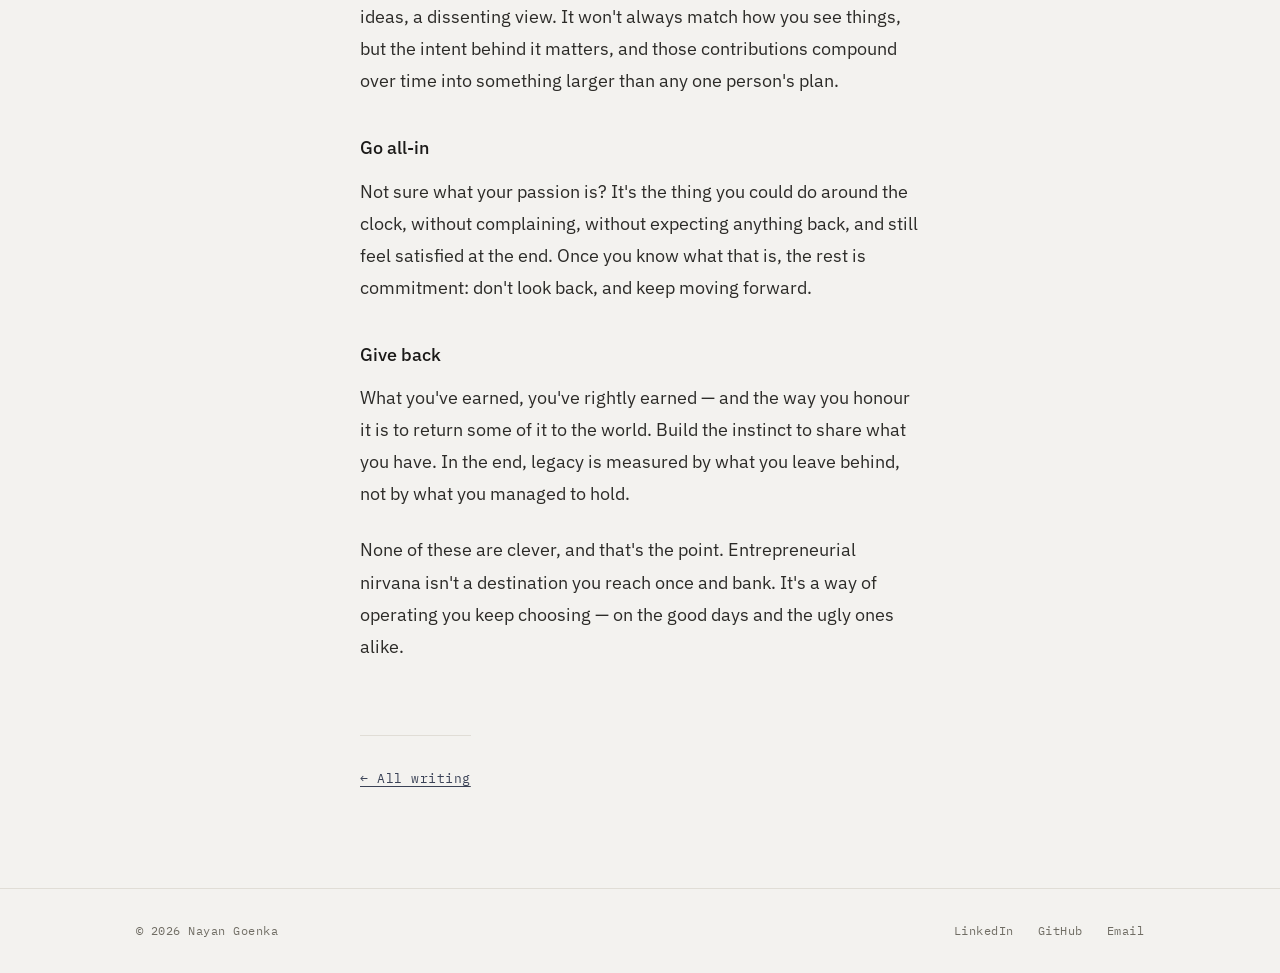
<file: blog/entrepreneurial-nirvana/index.html>
<!DOCTYPE html>
<html lang="en">
<head>
<meta charset="UTF-8">
<meta name="viewport" content="width=device-width, initial-scale=1.0">
<meta name="description" content="Entrepreneurship is an ascetic intervention, not a materialistic one — seven rules of engagement on the way to entrepreneurial nirvana.">
<link rel="canonical" href="https://nayangoenka.me/blog/entrepreneurial-nirvana/">
<meta name="robots" content="index, follow">
<meta name="author" content="Nayan Goenka">
<meta property="og:type" content="article">
<meta property="og:url" content="https://nayangoenka.me/blog/entrepreneurial-nirvana/">
<meta property="og:title" content="Entrepreneurial Nirvana | Nayan Goenka">
<meta property="og:description" content="Entrepreneurship is an ascetic intervention, not a materialistic one — seven rules of engagement on the way to entrepreneurial nirvana.">
<meta name="twitter:card" content="summary_large_image">
<title>Entrepreneurial Nirvana | Nayan Goenka</title>
<script type="application/ld+json">
{ "@context":"https://schema.org","@type":"BlogPosting","headline":"Entrepreneurial Nirvana","description":"Entrepreneurship is an ascetic intervention, not a materialistic one \u2014 seven rules of engagement on the way to entrepreneurial nirvana.","author":{"@type":"Person","name":"Nayan Goenka","url":"https://nayangoenka.me"},"datePublished":"2024-01-01","mainEntityOfPage":"https://nayangoenka.me/blog/entrepreneurial-nirvana/","publisher":{"@type":"Person","name":"Nayan Goenka"} }
</script>
<link rel="preconnect" href="https://fonts.googleapis.com">
<link rel="preconnect" href="https://fonts.gstatic.com" crossorigin>
<link href="https://fonts.googleapis.com/css2?family=IBM+Plex+Mono:wght@400;500&family=IBM+Plex+Sans:wght@400;500;600&family=IBM+Plex+Serif:wght@400;500;600&display=swap" rel="stylesheet">
<link rel="stylesheet" href="/styles.css">
</head>
<body>
<header class="site-header">
  <div class="wrap">
    <a href="/" class="brand">nayan goenka</a>
    <nav><ul class="nav">
      <li><a href="/#work">Work</a></li>
      <li><a href="/#expertise">Expertise</a></li>
      <li><a href="/#approach">Approach</a></li>
      <li><a href="/blog/">Writing</a></li>
      <li><a href="/cv/">CV</a></li>
      <li><a href="/#contact">Contact</a></li>
    </ul></nav>
  </div>
</header>
<main>
  <div class="article-head"><div class="wrap">
    <p class="eyebrow">Essay</p>
    <h1>Entrepreneurial Nirvana</h1>
  </div></div>
  <article class="article-body"><div class="wrap">
    <p class="lede">Entrepreneurship is an ascetic discipline, not a materialistic one. It has more to do with the way you live than the quantity of what you accumulate.</p>
    <p>It doesn't promise you a palace or a 300-foot yacht. What it offers is narrower and better: the chance that the work outlasts you — that people still use, or still remember, what you built after you're gone. That's the only real prize an entrepreneurial life pays out. Everything below is what I've found actually helps you get there. Simple rules of engagement.</p>
    <h3>Keep your glass empty</h3>
    <p>Stay ready to learn, whoever or whatever the teacher is. No knowledge is ever wasted — and the day you decide you're full is the day you stop growing.</p>
    <h3>Stay vigilant</h3>
    <p>Watch your world closely and be ready to move the moment an opening appears. Just as important: retrospect after every episode, win or loss. If you can trace why something happened, you won't be condemned to repeat it.</p>
    <h3>Know what you're holding</h3>
    <p>Nothing you have is permanent. Value your resources, your people, and your moment while you have them, and put them to work — rather than assuming they'll always be there.</p>
    <h3>Put others above yourself</h3>
    <p>Learn what the people around you need, what they enjoy, what they're reaching for — and help them get there. A team that feels backed is a productive team. And they're the ones who carry the work forward when you no longer can.</p>
    <h3>Respect every contribution</h3>
    <p>The one thing that is never worthless is a contribution — resources, ideas, a dissenting view. It won't always match how you see things, but the intent behind it matters, and those contributions compound over time into something larger than any one person's plan.</p>
    <h3>Go all-in</h3>
    <p>Not sure what your passion is? It's the thing you could do around the clock, without complaining, without expecting anything back, and still feel satisfied at the end. Once you know what that is, the rest is commitment: don't look back, and keep moving forward.</p>
    <h3>Give back</h3>
    <p>What you've earned, you've rightly earned — and the way you honour it is to return some of it to the world. Build the instinct to share what you have. In the end, legacy is measured by what you leave behind, not by what you managed to hold.</p>
    <p>None of these are clever, and that's the point. Entrepreneurial nirvana isn't a destination you reach once and bank. It's a way of operating you keep choosing — on the good days and the ugly ones alike.</p>
    <a href="/blog/" class="back-link">← All writing</a>
  </div></article>
</main>
<footer class="site-footer">
  <div class="wrap">
    <p>© 2026 Nayan Goenka</p>
    <div class="links">
      <a href="https://linkedin.com/in/nayan576" target="_blank" rel="noopener">LinkedIn</a>
      <a href="https://github.com/nayan576" target="_blank" rel="noopener">GitHub</a>
      <a href="mailto:ping@nayangoenka.me">Email</a>
    </div>
  </div>
</footer>
</body>
</html>
</file>
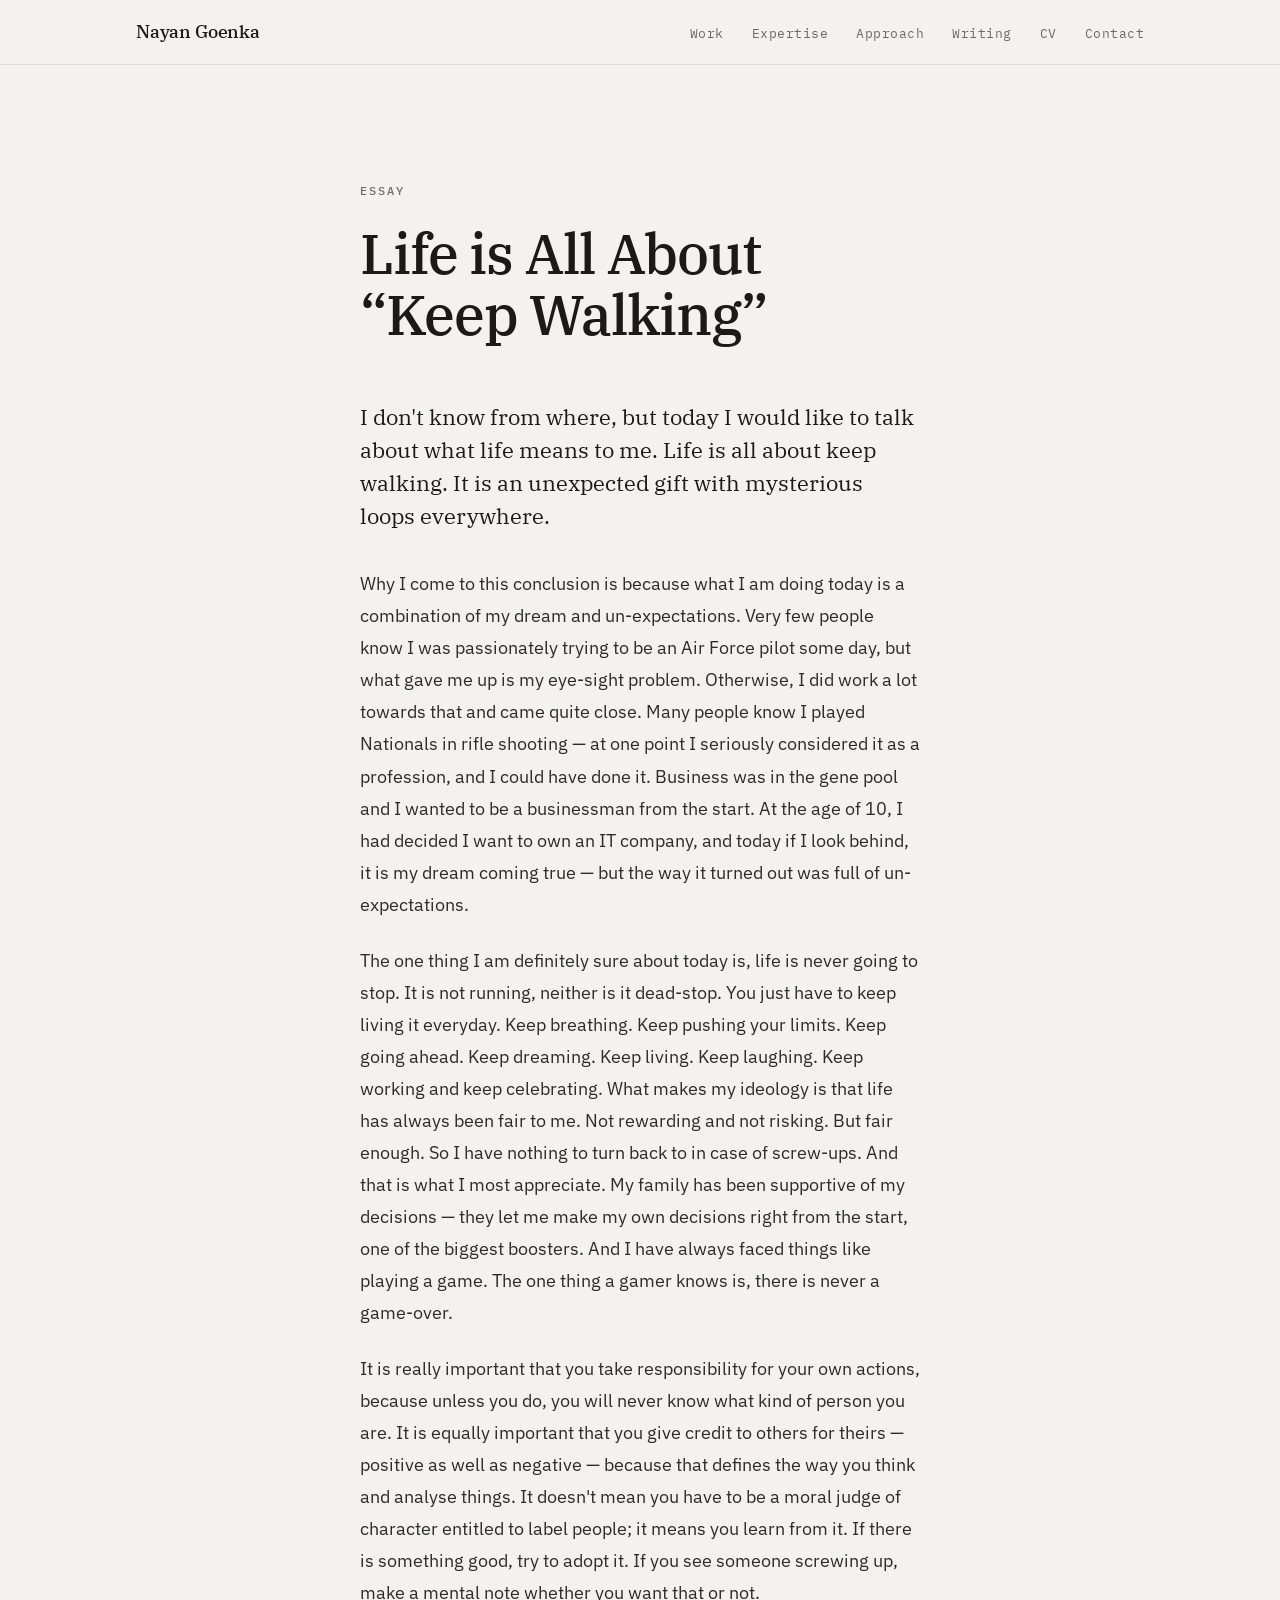
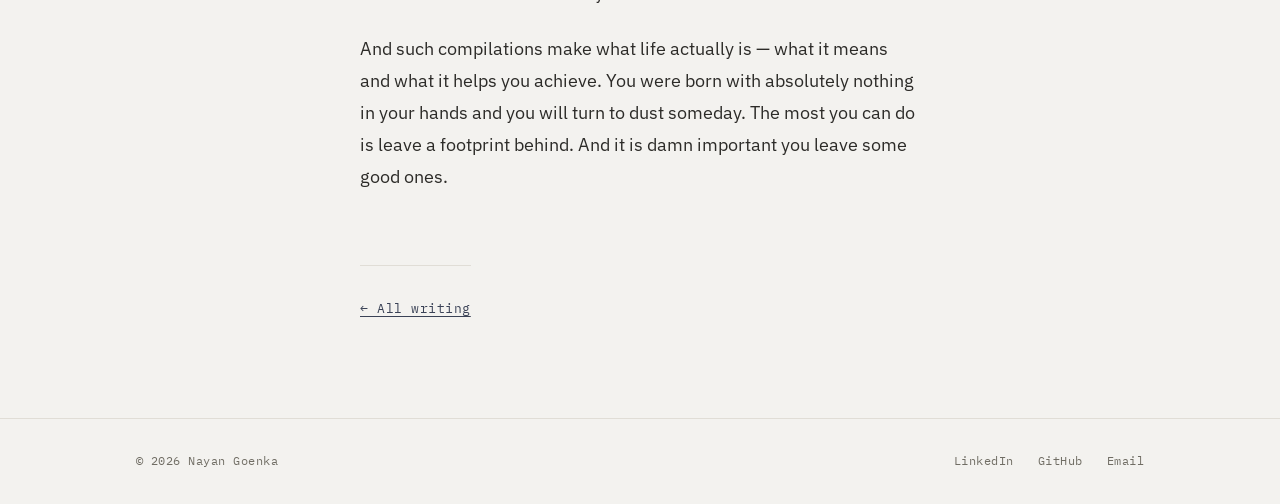
<file: blog/life-is-all-about-keep-walking/index.html>
<!DOCTYPE html>
<html lang="en">
<head>
<meta charset="UTF-8">
<meta name="viewport" content="width=device-width, initial-scale=1.0">
<meta name="description" content="On dreams and un-expectations, taking responsibility for your own actions, and why — like any gamer knows — there is never a game-over.">
<link rel="canonical" href="https://nayangoenka.me/blog/life-is-all-about-keep-walking/">
<meta name="robots" content="index, follow">
<meta name="author" content="Nayan Goenka">
<meta property="og:type" content="article">
<meta property="og:url" content="https://nayangoenka.me/blog/life-is-all-about-keep-walking/">
<meta property="og:title" content="Life is All About &quot;Keep Walking&quot; | Nayan Goenka">
<meta property="og:description" content="On dreams and un-expectations, taking responsibility for your own actions, and why — like any gamer knows — there is never a game-over.">
<meta name="twitter:card" content="summary_large_image">
<title>Life is All About &quot;Keep Walking&quot; | Nayan Goenka</title>
<script type="application/ld+json">
{ "@context":"https://schema.org","@type":"BlogPosting","headline":"Life is All About Keep Walking","description":"On dreams and un-expectations, taking responsibility for your own actions, and why \u2014 like any gamer knows \u2014 there is never a game-over.","author":{"@type":"Person","name":"Nayan Goenka","url":"https://nayangoenka.me"},"datePublished":"2024-01-01","mainEntityOfPage":"https://nayangoenka.me/blog/life-is-all-about-keep-walking/","publisher":{"@type":"Person","name":"Nayan Goenka"} }
</script>
<link rel="preconnect" href="https://fonts.googleapis.com">
<link rel="preconnect" href="https://fonts.gstatic.com" crossorigin>
<link href="https://fonts.googleapis.com/css2?family=IBM+Plex+Mono:wght@400;500&family=IBM+Plex+Sans:wght@400;500;600&family=IBM+Plex+Serif:wght@400;500;600&display=swap" rel="stylesheet">
<link rel="stylesheet" href="/styles.css">
</head>
<body>
<header class="site-header">
  <div class="wrap">
    <a href="/" class="brand">nayan goenka</a>
    <nav><ul class="nav">
      <li><a href="/#work">Work</a></li>
      <li><a href="/#expertise">Expertise</a></li>
      <li><a href="/#approach">Approach</a></li>
      <li><a href="/blog/">Writing</a></li>
      <li><a href="/cv/">CV</a></li>
      <li><a href="/#contact">Contact</a></li>
    </ul></nav>
  </div>
</header>
<main>
  <div class="article-head"><div class="wrap">
    <p class="eyebrow">Essay</p>
    <h1>Life is All About &ldquo;Keep Walking&rdquo;</h1>
  </div></div>
  <article class="article-body"><div class="wrap">
    <p class="lede">I don't know from where, but today I would like to talk about what life means to me. Life is all about keep walking. It is an unexpected gift with mysterious loops everywhere.</p>
    <p>Why I come to this conclusion is because what I am doing today is a combination of my dream and un-expectations. Very few people know I was passionately trying to be an Air Force pilot some day, but what gave me up is my eye-sight problem. Otherwise, I did work a lot towards that and came quite close. Many people know I played Nationals in rifle shooting — at one point I seriously considered it as a profession, and I could have done it. Business was in the gene pool and I wanted to be a businessman from the start. At the age of 10, I had decided I want to own an IT company, and today if I look behind, it is my dream coming true — but the way it turned out was full of un-expectations.</p>
    <p>The one thing I am definitely sure about today is, life is never going to stop. It is not running, neither is it dead-stop. You just have to keep living it everyday. Keep breathing. Keep pushing your limits. Keep going ahead. Keep dreaming. Keep living. Keep laughing. Keep working and keep celebrating. What makes my ideology is that life has always been fair to me. Not rewarding and not risking. But fair enough. So I have nothing to turn back to in case of screw-ups. And that is what I most appreciate. My family has been supportive of my decisions — they let me make my own decisions right from the start, one of the biggest boosters. And I have always faced things like playing a game. The one thing a gamer knows is, there is never a game-over.</p>
    <p>It is really important that you take responsibility for your own actions, because unless you do, you will never know what kind of person you are. It is equally important that you give credit to others for theirs — positive as well as negative — because that defines the way you think and analyse things. It doesn't mean you have to be a moral judge of character entitled to label people; it means you learn from it. If there is something good, try to adopt it. If you see someone screwing up, make a mental note whether you want that or not.</p>
    <p>And such compilations make what life actually is — what it means and what it helps you achieve. You were born with absolutely nothing in your hands and you will turn to dust someday. The most you can do is leave a footprint behind. And it is damn important you leave some good ones.</p>
    <a href="/blog/" class="back-link">← All writing</a>
  </div></article>
</main>
<footer class="site-footer">
  <div class="wrap">
    <p>© 2026 Nayan Goenka</p>
    <div class="links">
      <a href="https://linkedin.com/in/nayan576" target="_blank" rel="noopener">LinkedIn</a>
      <a href="https://github.com/nayan576" target="_blank" rel="noopener">GitHub</a>
      <a href="mailto:ping@nayangoenka.me">Email</a>
    </div>
  </div>
</footer>
</body>
</html>
</file>
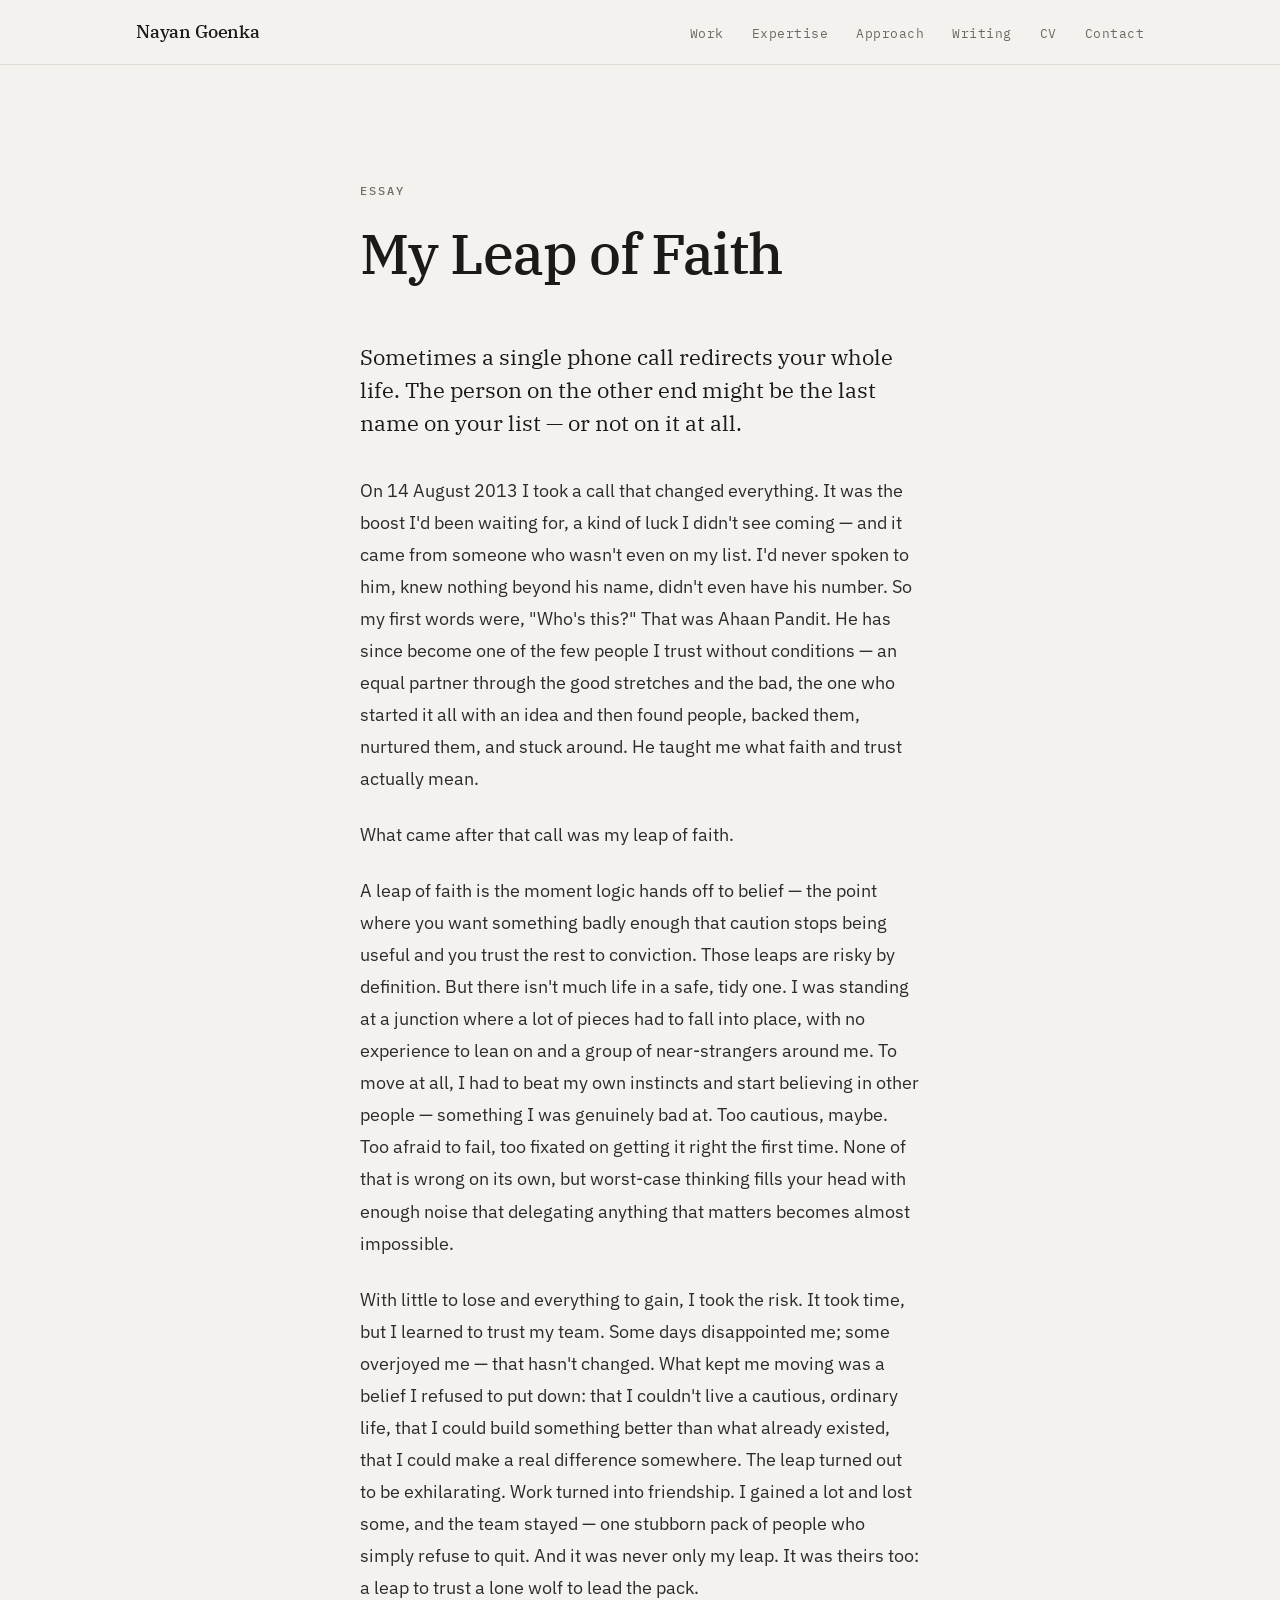
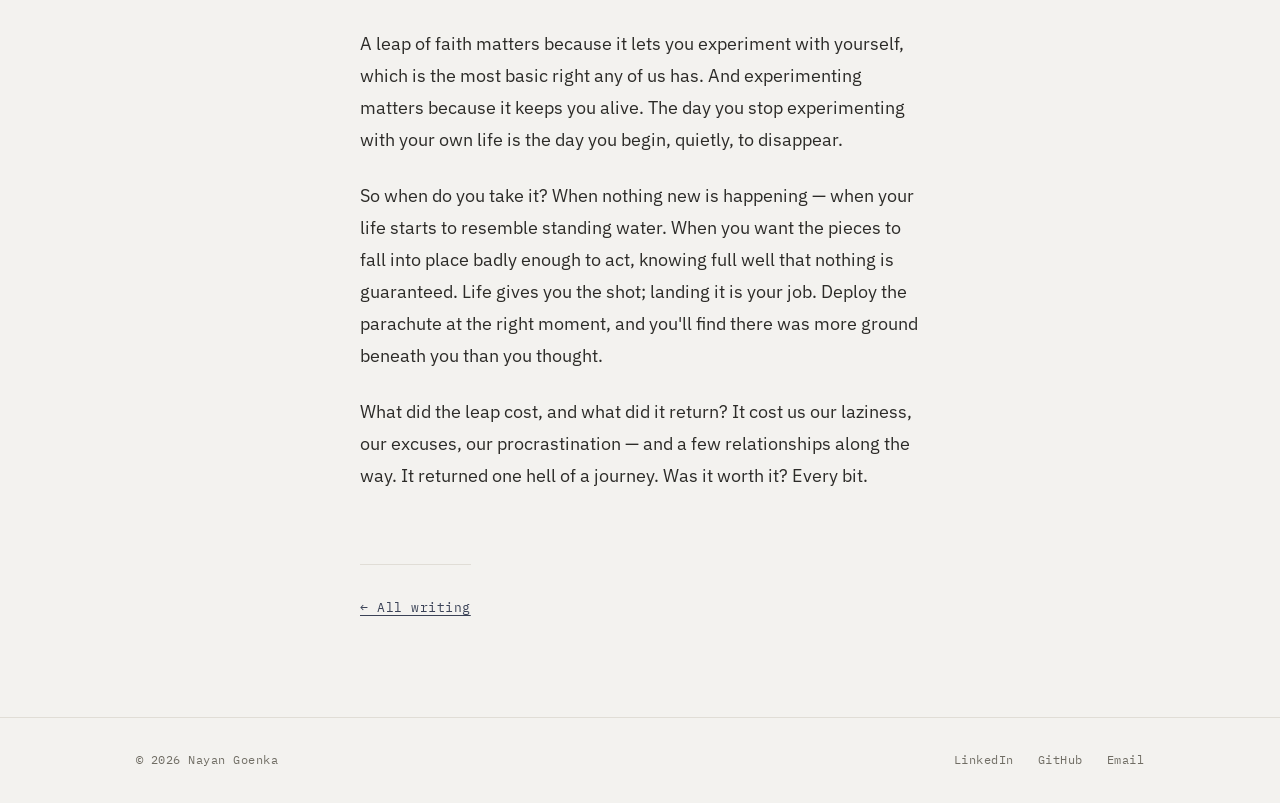
<file: blog/my-leap-of-faith-1/index.html>
<!DOCTYPE html>
<html lang="en">
<head>
<meta charset="UTF-8">
<title>Redirecting…</title>
<link rel="canonical" href="https://nayangoenka.me/blog/my-leap-of-faith/">
<meta name="robots" content="noindex, follow">
<meta http-equiv="refresh" content="0; url=/blog/my-leap-of-faith/">
<script>location.replace("/blog/my-leap-of-faith/");</script>
</head>
<body>
<p>This page has moved. <a href="/blog/my-leap-of-faith/">Continue →</a></p>
</body>
</html>
</file>
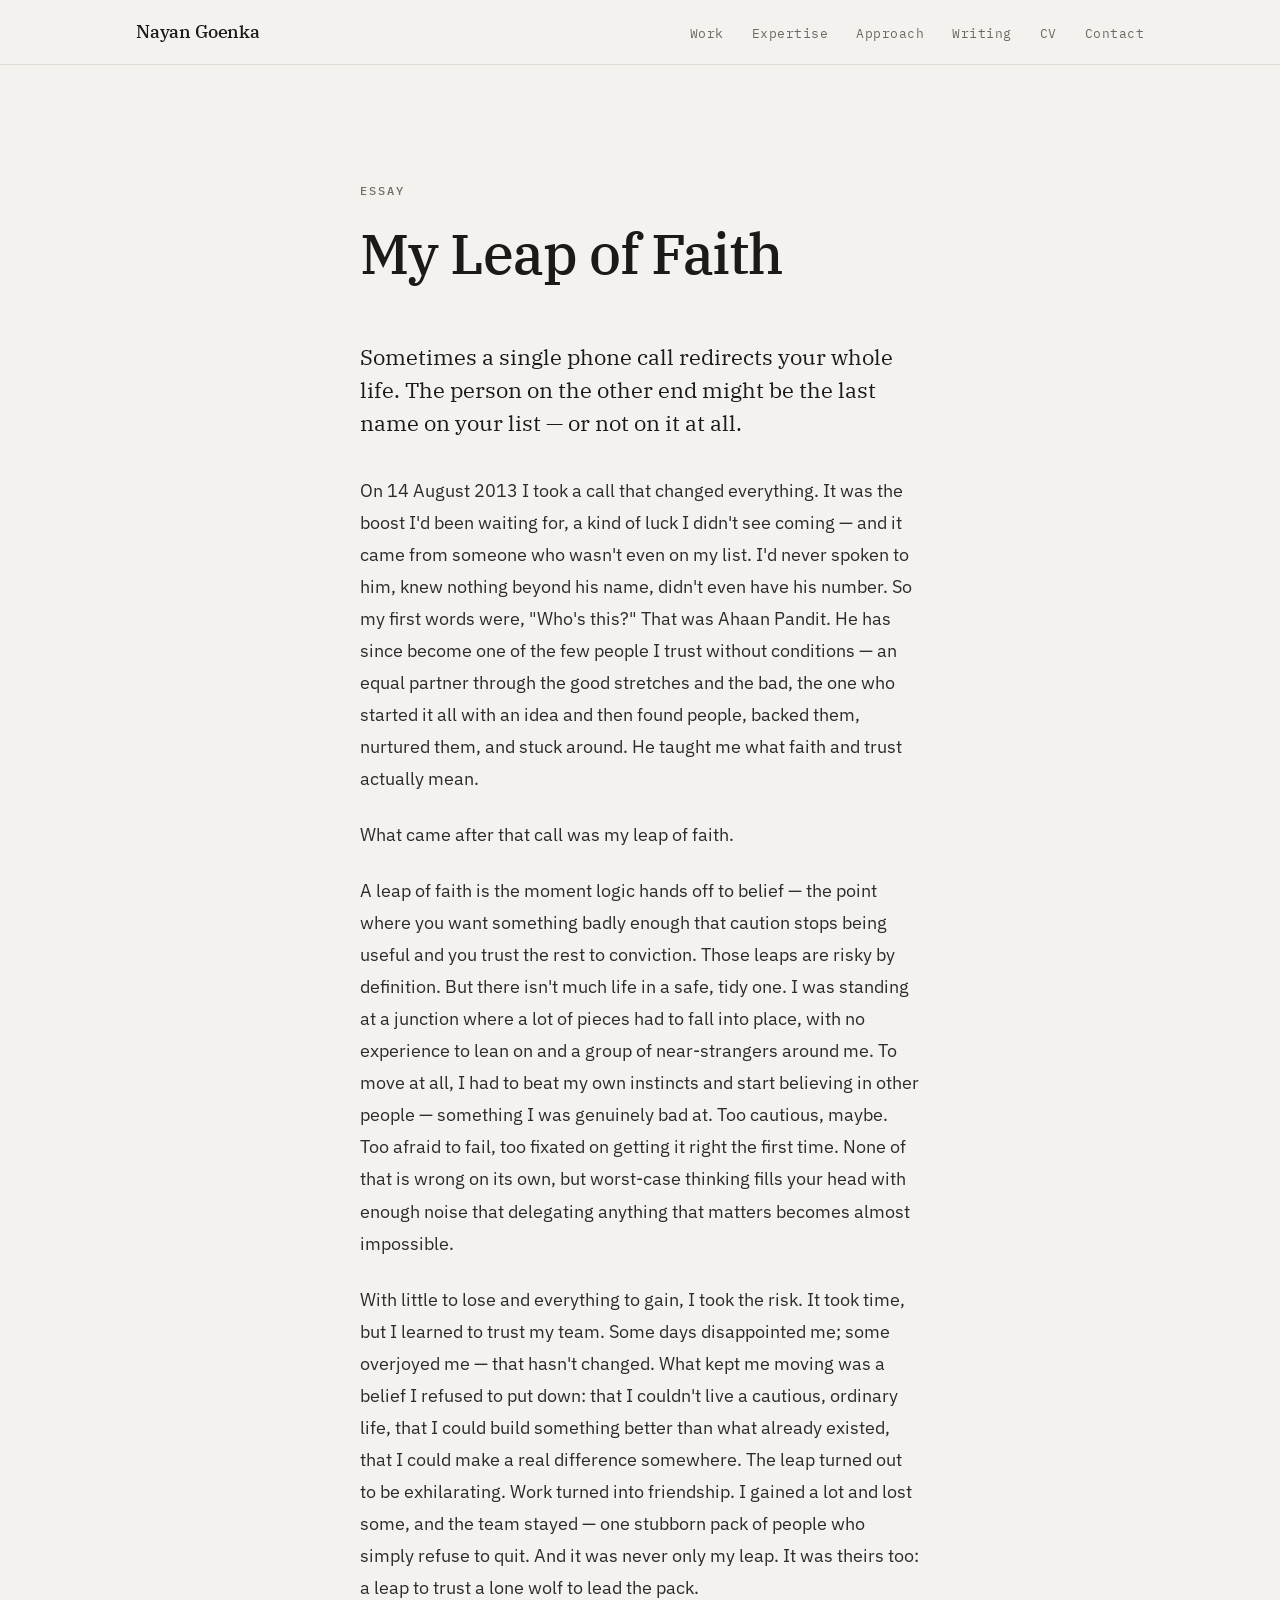
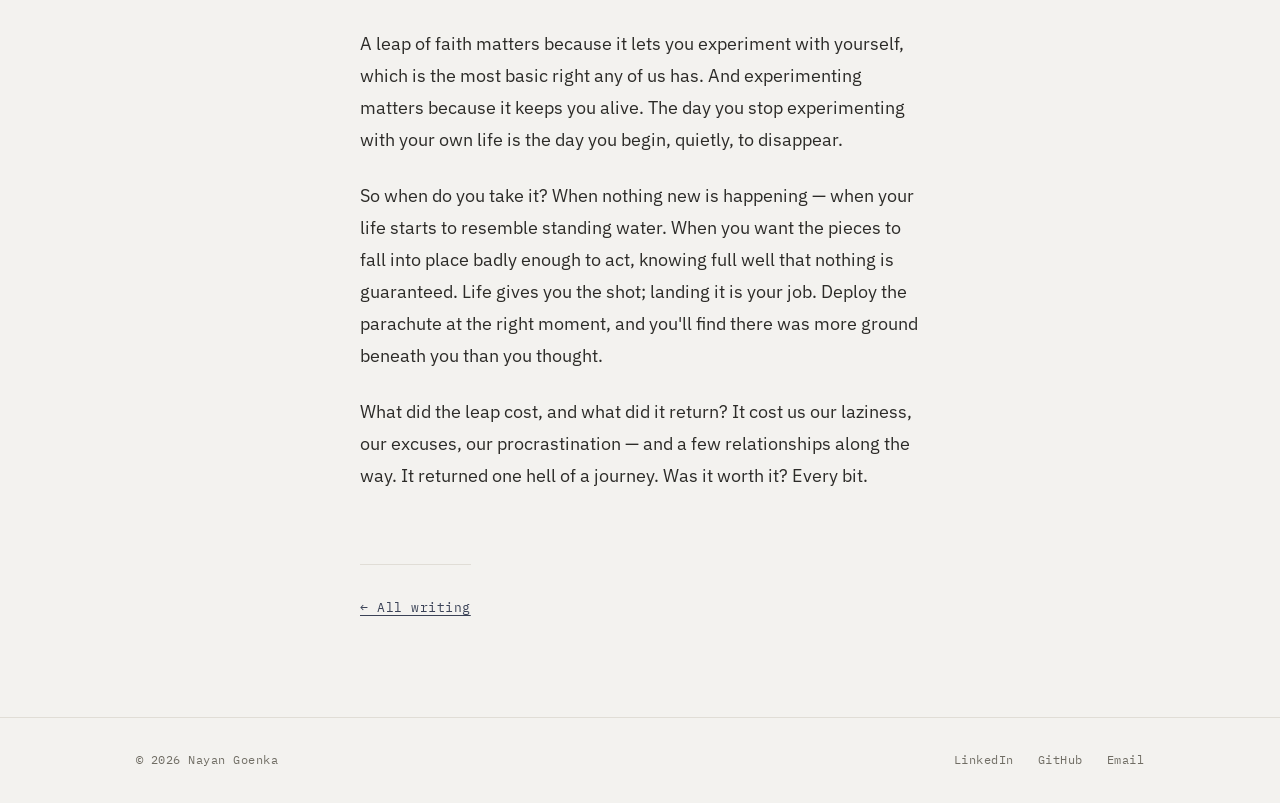
<file: blog/my-leap-of-faith/index.html>
<!DOCTYPE html>
<html lang="en">
<head>
<meta charset="UTF-8">
<meta name="viewport" content="width=device-width, initial-scale=1.0">
<meta name="description" content="A cautious, risk-averse founder learns what trust actually costs — and what it returns — after one unexpected phone call.">
<link rel="canonical" href="https://nayangoenka.me/blog/my-leap-of-faith/">
<meta name="robots" content="index, follow">
<meta name="author" content="Nayan Goenka">
<meta property="og:type" content="article">
<meta property="og:url" content="https://nayangoenka.me/blog/my-leap-of-faith/">
<meta property="og:title" content="My Leap of Faith | Nayan Goenka">
<meta property="og:description" content="A cautious, risk-averse founder learns what trust actually costs — and what it returns — after one unexpected phone call.">
<meta name="twitter:card" content="summary_large_image">
<title>My Leap of Faith | Nayan Goenka</title>
<script type="application/ld+json">
{ "@context":"https://schema.org","@type":"BlogPosting","headline":"My Leap of Faith","description":"A cautious, risk-averse founder learns what trust actually costs \u2014 and what it returns \u2014 after one unexpected phone call.","author":{"@type":"Person","name":"Nayan Goenka","url":"https://nayangoenka.me"},"datePublished":"2014-07-01","mainEntityOfPage":"https://nayangoenka.me/blog/my-leap-of-faith/","publisher":{"@type":"Person","name":"Nayan Goenka"} }
</script>
<link rel="preconnect" href="https://fonts.googleapis.com">
<link rel="preconnect" href="https://fonts.gstatic.com" crossorigin>
<link href="https://fonts.googleapis.com/css2?family=IBM+Plex+Mono:wght@400;500&family=IBM+Plex+Sans:wght@400;500;600&family=IBM+Plex+Serif:wght@400;500;600&display=swap" rel="stylesheet">
<link rel="stylesheet" href="/styles.css">
</head>
<body>
<header class="site-header">
  <div class="wrap">
    <a href="/" class="brand">nayan goenka</a>
    <nav><ul class="nav">
      <li><a href="/#work">Work</a></li>
      <li><a href="/#expertise">Expertise</a></li>
      <li><a href="/#approach">Approach</a></li>
      <li><a href="/blog/">Writing</a></li>
      <li><a href="/cv/">CV</a></li>
      <li><a href="/#contact">Contact</a></li>
    </ul></nav>
  </div>
</header>
<main>
  <div class="article-head"><div class="wrap">
    <p class="eyebrow">Essay</p>
    <h1>My Leap of Faith</h1>
  </div></div>
  <article class="article-body"><div class="wrap">
    <p class="lede">Sometimes a single phone call redirects your whole life. The person on the other end might be the last name on your list — or not on it at all.</p>
    <p>On 14 August 2013 I took a call that changed everything. It was the boost I'd been waiting for, a kind of luck I didn't see coming — and it came from someone who wasn't even on my list. I'd never spoken to him, knew nothing beyond his name, didn't even have his number. So my first words were, "Who's this?" That was Ahaan Pandit. He has since become one of the few people I trust without conditions — an equal partner through the good stretches and the bad, the one who started it all with an idea and then found people, backed them, nurtured them, and stuck around. He taught me what faith and trust actually mean.</p>
    <p>What came after that call was my leap of faith.</p>
    <p>A leap of faith is the moment logic hands off to belief — the point where you want something badly enough that caution stops being useful and you trust the rest to conviction. Those leaps are risky by definition. But there isn't much life in a safe, tidy one. I was standing at a junction where a lot of pieces had to fall into place, with no experience to lean on and a group of near-strangers around me. To move at all, I had to beat my own instincts and start believing in other people — something I was genuinely bad at. Too cautious, maybe. Too afraid to fail, too fixated on getting it right the first time. None of that is wrong on its own, but worst-case thinking fills your head with enough noise that delegating anything that matters becomes almost impossible.</p>
    <p>With little to lose and everything to gain, I took the risk. It took time, but I learned to trust my team. Some days disappointed me; some overjoyed me — that hasn't changed. What kept me moving was a belief I refused to put down: that I couldn't live a cautious, ordinary life, that I could build something better than what already existed, that I could make a real difference somewhere. The leap turned out to be exhilarating. Work turned into friendship. I gained a lot and lost some, and the team stayed — one stubborn pack of people who simply refuse to quit. And it was never only my leap. It was theirs too: a leap to trust a lone wolf to lead the pack.</p>
    <p>A leap of faith matters because it lets you experiment with yourself, which is the most basic right any of us has. And experimenting matters because it keeps you alive. The day you stop experimenting with your own life is the day you begin, quietly, to disappear.</p>
    <p>So when do you take it? When nothing new is happening — when your life starts to resemble standing water. When you want the pieces to fall into place badly enough to act, knowing full well that nothing is guaranteed. Life gives you the shot; landing it is your job. Deploy the parachute at the right moment, and you'll find there was more ground beneath you than you thought.</p>
    <p>What did the leap cost, and what did it return? It cost us our laziness, our excuses, our procrastination — and a few relationships along the way. It returned one hell of a journey. Was it worth it? Every bit.</p>
    <a href="/blog/" class="back-link">← All writing</a>
  </div></article>
</main>
<footer class="site-footer">
  <div class="wrap">
    <p>© 2026 Nayan Goenka</p>
    <div class="links">
      <a href="https://linkedin.com/in/nayan576" target="_blank" rel="noopener">LinkedIn</a>
      <a href="https://github.com/nayan576" target="_blank" rel="noopener">GitHub</a>
      <a href="mailto:ping@nayangoenka.me">Email</a>
    </div>
  </div>
</footer>
</body>
</html>
</file>
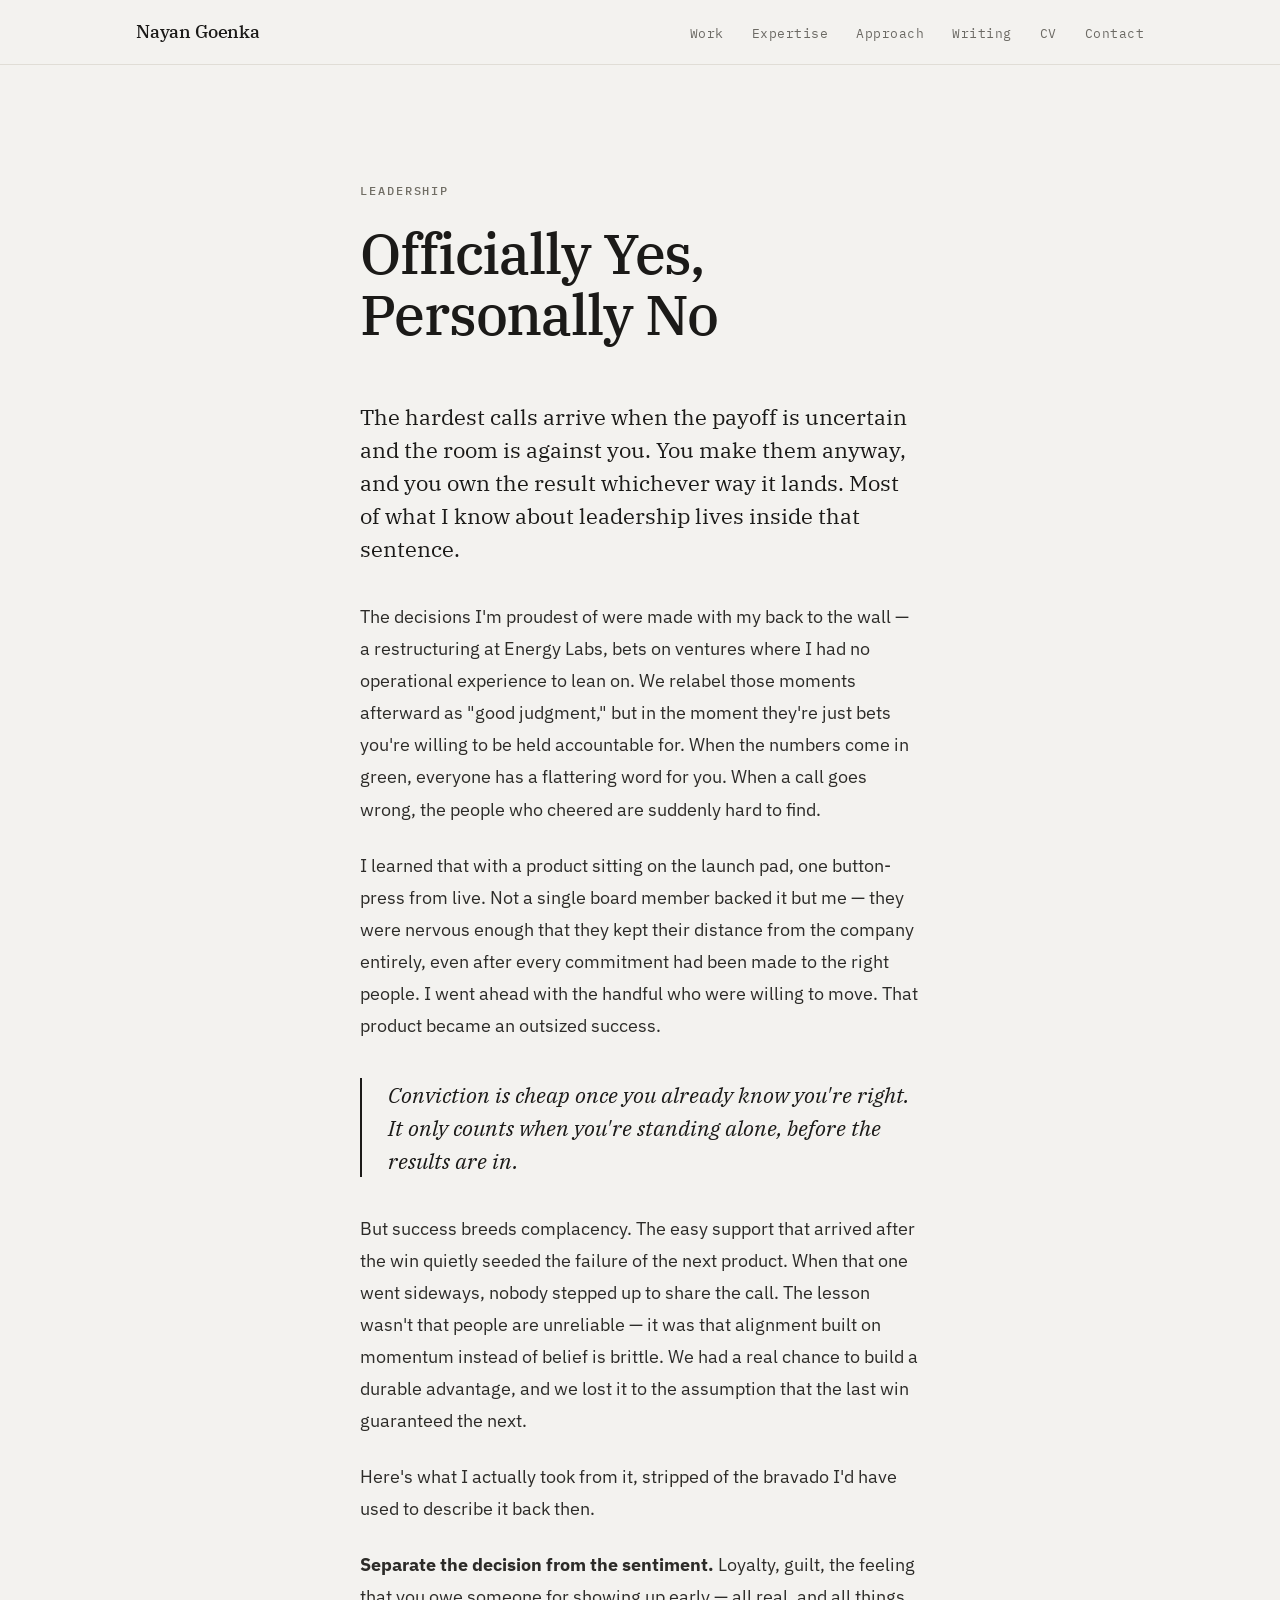
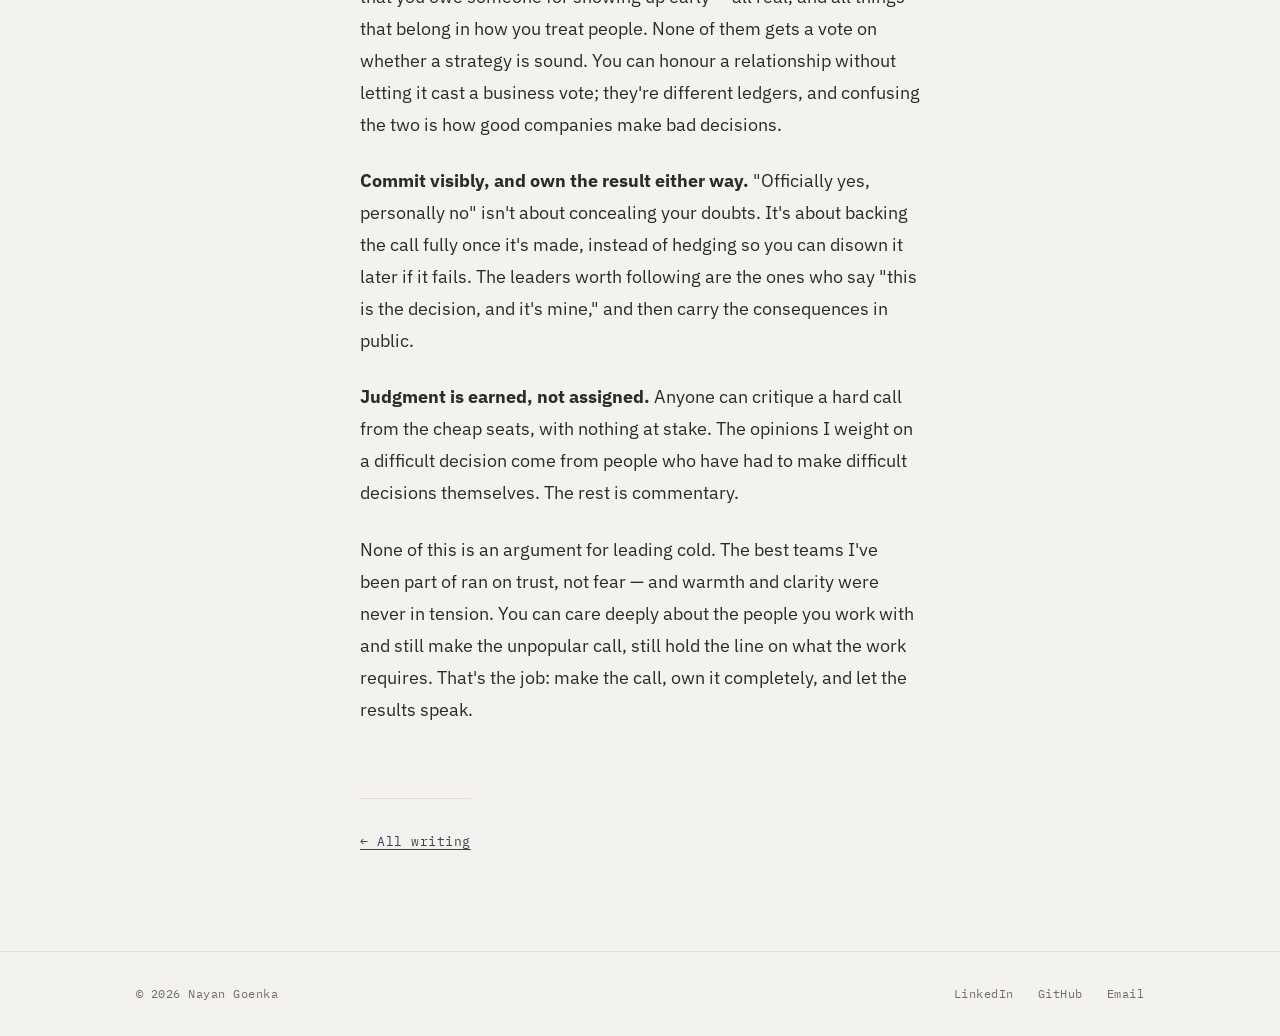
<file: blog/officially-yes-personally-no-i/index.html>
<!DOCTYPE html>
<html lang="en">
<head>
<meta charset="UTF-8">
<title>Redirecting…</title>
<link rel="canonical" href="https://nayangoenka.me/blog/officially-yes-personally-no/">
<meta name="robots" content="noindex, follow">
<meta http-equiv="refresh" content="0; url=/blog/officially-yes-personally-no/">
<script>location.replace("/blog/officially-yes-personally-no/");</script>
</head>
<body>
<p>This page has moved. <a href="/blog/officially-yes-personally-no/">Continue →</a></p>
</body>
</html>
</file>
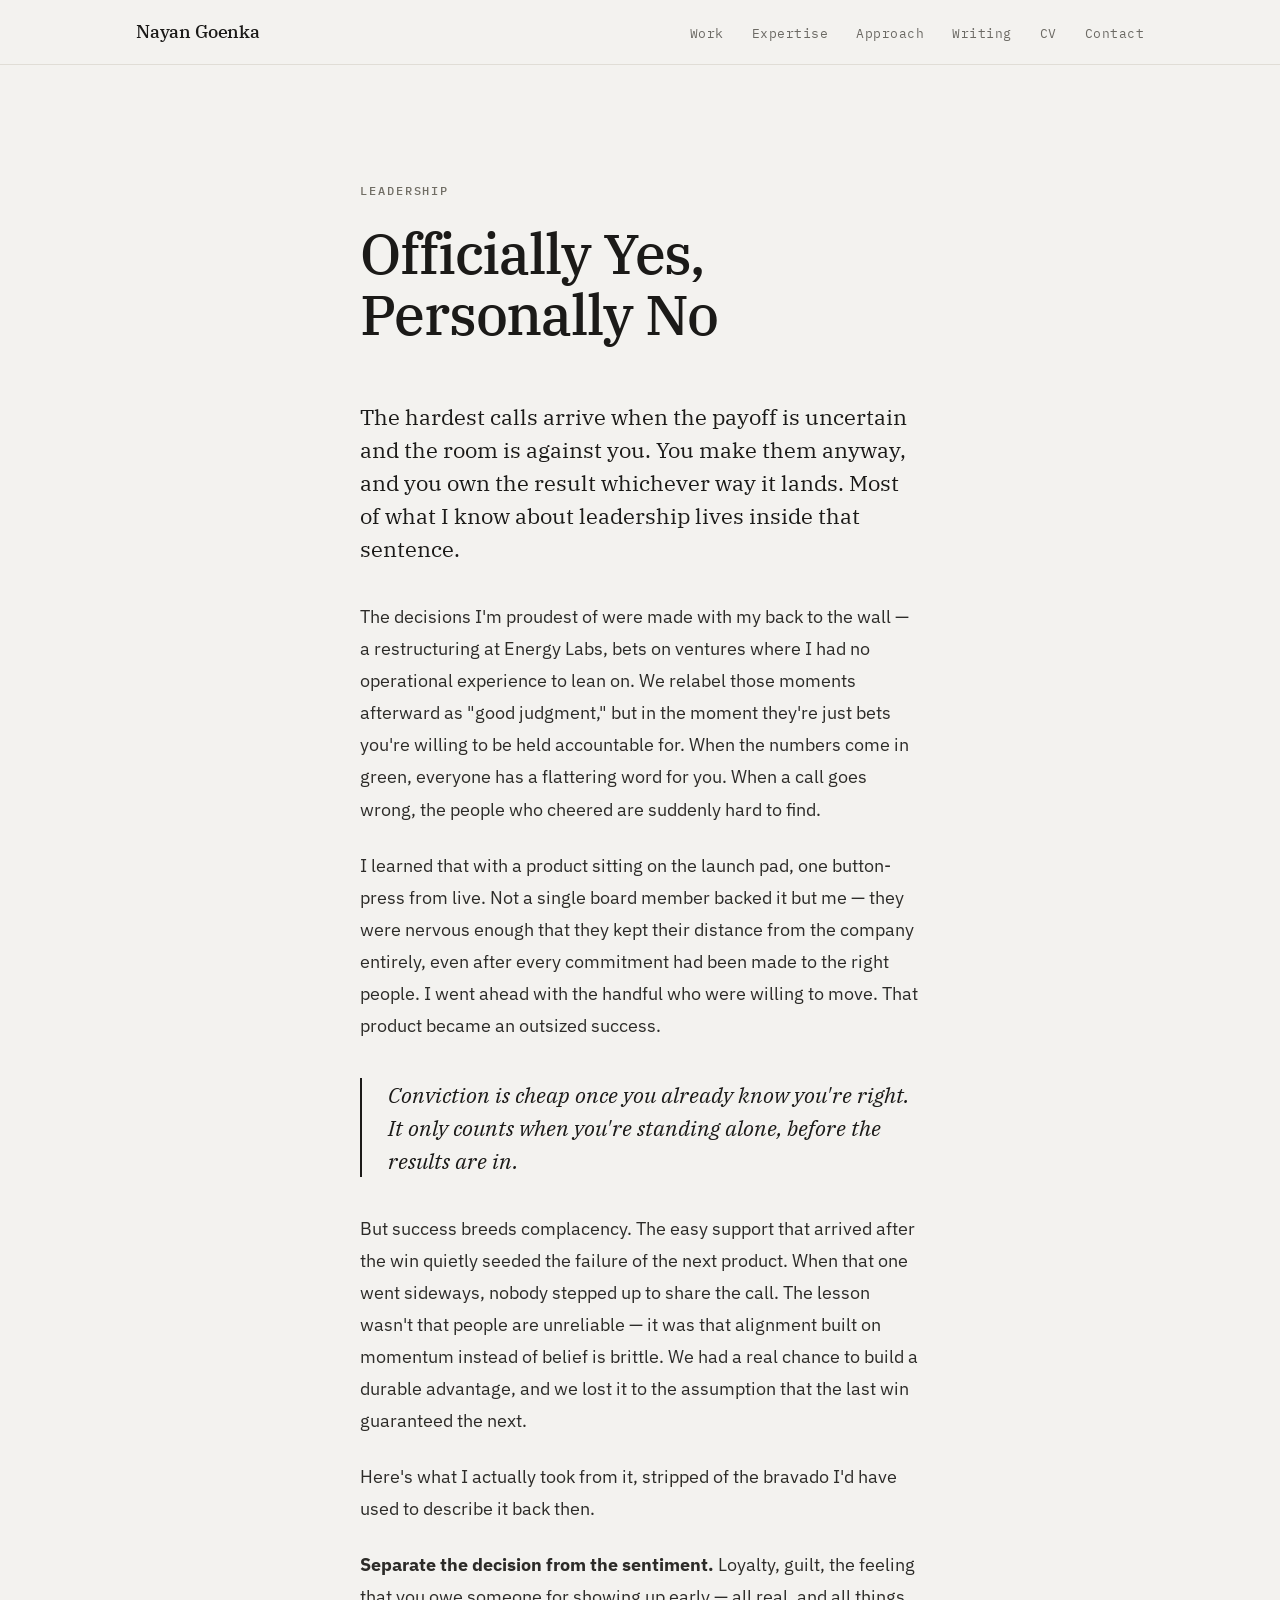
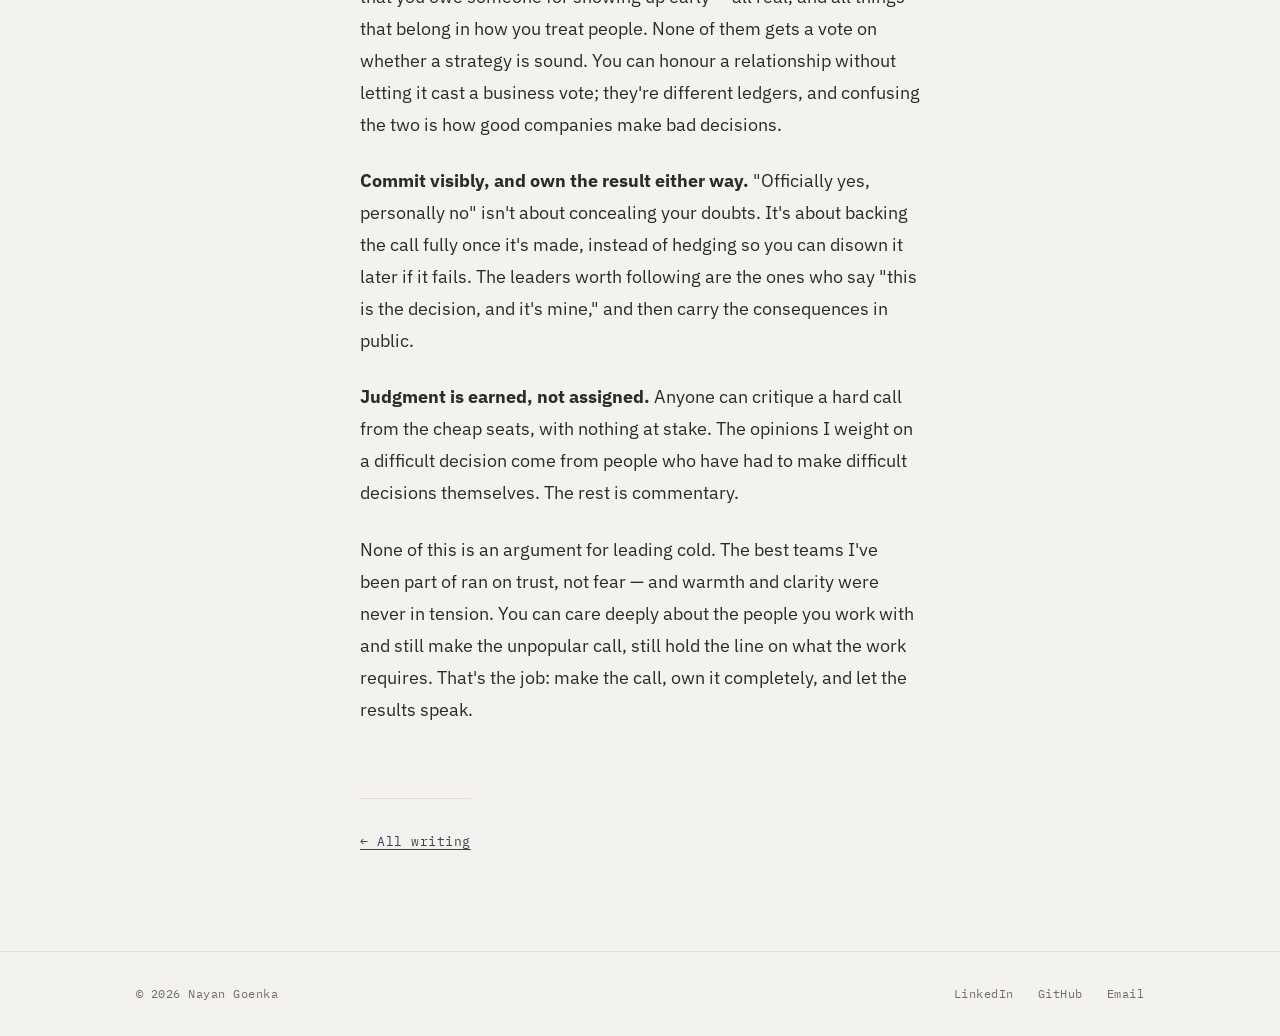
<file: blog/officially-yes-personally-no/index.html>
<!DOCTYPE html>
<html lang="en">
<head>
<meta charset="UTF-8">
<meta name="viewport" content="width=device-width, initial-scale=1.0">
<meta name="description" content="On making the call when no one stands with you — and owning the outcome either way. A note on conviction, accountability, and keeping sentiment off the boardroom table.">
<link rel="canonical" href="https://nayangoenka.me/blog/officially-yes-personally-no/">
<meta name="robots" content="index, follow">
<meta name="author" content="Nayan Goenka">
<meta property="og:type" content="article">
<meta property="og:url" content="https://nayangoenka.me/blog/officially-yes-personally-no/">
<meta property="og:title" content="Officially Yes, Personally No | Nayan Goenka">
<meta property="og:description" content="On making the call when no one stands with you — and owning the outcome either way. A note on conviction, accountability, and keeping sentiment off the boardroom table.">
<meta name="twitter:card" content="summary_large_image">
<title>Officially Yes, Personally No | Nayan Goenka</title>
<script type="application/ld+json">
{ "@context":"https://schema.org","@type":"BlogPosting","headline":"Officially Yes, Personally No","description":"On making the call when no one stands with you \u2014 and owning the outcome either way. A note on conviction, accountability, and keeping sentiment off the boardroom table.","author":{"@type":"Person","name":"Nayan Goenka","url":"https://nayangoenka.me"},"datePublished":"2015-06-01","mainEntityOfPage":"https://nayangoenka.me/blog/officially-yes-personally-no/","publisher":{"@type":"Person","name":"Nayan Goenka"} }
</script>
<link rel="preconnect" href="https://fonts.googleapis.com">
<link rel="preconnect" href="https://fonts.gstatic.com" crossorigin>
<link href="https://fonts.googleapis.com/css2?family=IBM+Plex+Mono:wght@400;500&family=IBM+Plex+Sans:wght@400;500;600&family=IBM+Plex+Serif:wght@400;500;600&display=swap" rel="stylesheet">
<link rel="stylesheet" href="/styles.css">
</head>
<body>
<header class="site-header">
  <div class="wrap">
    <a href="/" class="brand">nayan goenka</a>
    <nav><ul class="nav">
      <li><a href="/#work">Work</a></li>
      <li><a href="/#expertise">Expertise</a></li>
      <li><a href="/#approach">Approach</a></li>
      <li><a href="/blog/">Writing</a></li>
      <li><a href="/cv/">CV</a></li>
      <li><a href="/#contact">Contact</a></li>
    </ul></nav>
  </div>
</header>
<main>
  <div class="article-head"><div class="wrap">
    <p class="eyebrow">Leadership</p>
    <h1>Officially Yes, Personally No</h1>
  </div></div>
  <article class="article-body"><div class="wrap">
    <p class="lede">The hardest calls arrive when the payoff is uncertain and the room is against you. You make them anyway, and you own the result whichever way it lands. Most of what I know about leadership lives inside that sentence.</p>
    <p>The decisions I'm proudest of were made with my back to the wall — a restructuring at Energy Labs, bets on ventures where I had no operational experience to lean on. We relabel those moments afterward as "good judgment," but in the moment they're just bets you're willing to be held accountable for. When the numbers come in green, everyone has a flattering word for you. When a call goes wrong, the people who cheered are suddenly hard to find.</p>
    <p>I learned that with a product sitting on the launch pad, one button-press from live. Not a single board member backed it but me — they were nervous enough that they kept their distance from the company entirely, even after every commitment had been made to the right people. I went ahead with the handful who were willing to move. That product became an outsized success.</p>
    <blockquote>Conviction is cheap once you already know you're right. It only counts when you're standing alone, before the results are in.</blockquote>
    <p>But success breeds complacency. The easy support that arrived after the win quietly seeded the failure of the next product. When that one went sideways, nobody stepped up to share the call. The lesson wasn't that people are unreliable — it was that alignment built on momentum instead of belief is brittle. We had a real chance to build a durable advantage, and we lost it to the assumption that the last win guaranteed the next.</p>
    <p>Here's what I actually took from it, stripped of the bravado I'd have used to describe it back then.</p>
    <p><strong>Separate the decision from the sentiment.</strong> Loyalty, guilt, the feeling that you owe someone for showing up early — all real, and all things that belong in how you treat people. None of them gets a vote on whether a strategy is sound. You can honour a relationship without letting it cast a business vote; they're different ledgers, and confusing the two is how good companies make bad decisions.</p>
    <p><strong>Commit visibly, and own the result either way.</strong> "Officially yes, personally no" isn't about concealing your doubts. It's about backing the call fully once it's made, instead of hedging so you can disown it later if it fails. The leaders worth following are the ones who say "this is the decision, and it's mine," and then carry the consequences in public.</p>
    <p><strong>Judgment is earned, not assigned.</strong> Anyone can critique a hard call from the cheap seats, with nothing at stake. The opinions I weight on a difficult decision come from people who have had to make difficult decisions themselves. The rest is commentary.</p>
    <p>None of this is an argument for leading cold. The best teams I've been part of ran on trust, not fear — and warmth and clarity were never in tension. You can care deeply about the people you work with and still make the unpopular call, still hold the line on what the work requires. That's the job: make the call, own it completely, and let the results speak.</p>
    <a href="/blog/" class="back-link">← All writing</a>
  </div></article>
</main>
<footer class="site-footer">
  <div class="wrap">
    <p>© 2026 Nayan Goenka</p>
    <div class="links">
      <a href="https://linkedin.com/in/nayan576" target="_blank" rel="noopener">LinkedIn</a>
      <a href="https://github.com/nayan576" target="_blank" rel="noopener">GitHub</a>
      <a href="mailto:ping@nayangoenka.me">Email</a>
    </div>
  </div>
</footer>
</body>
</html>
</file>
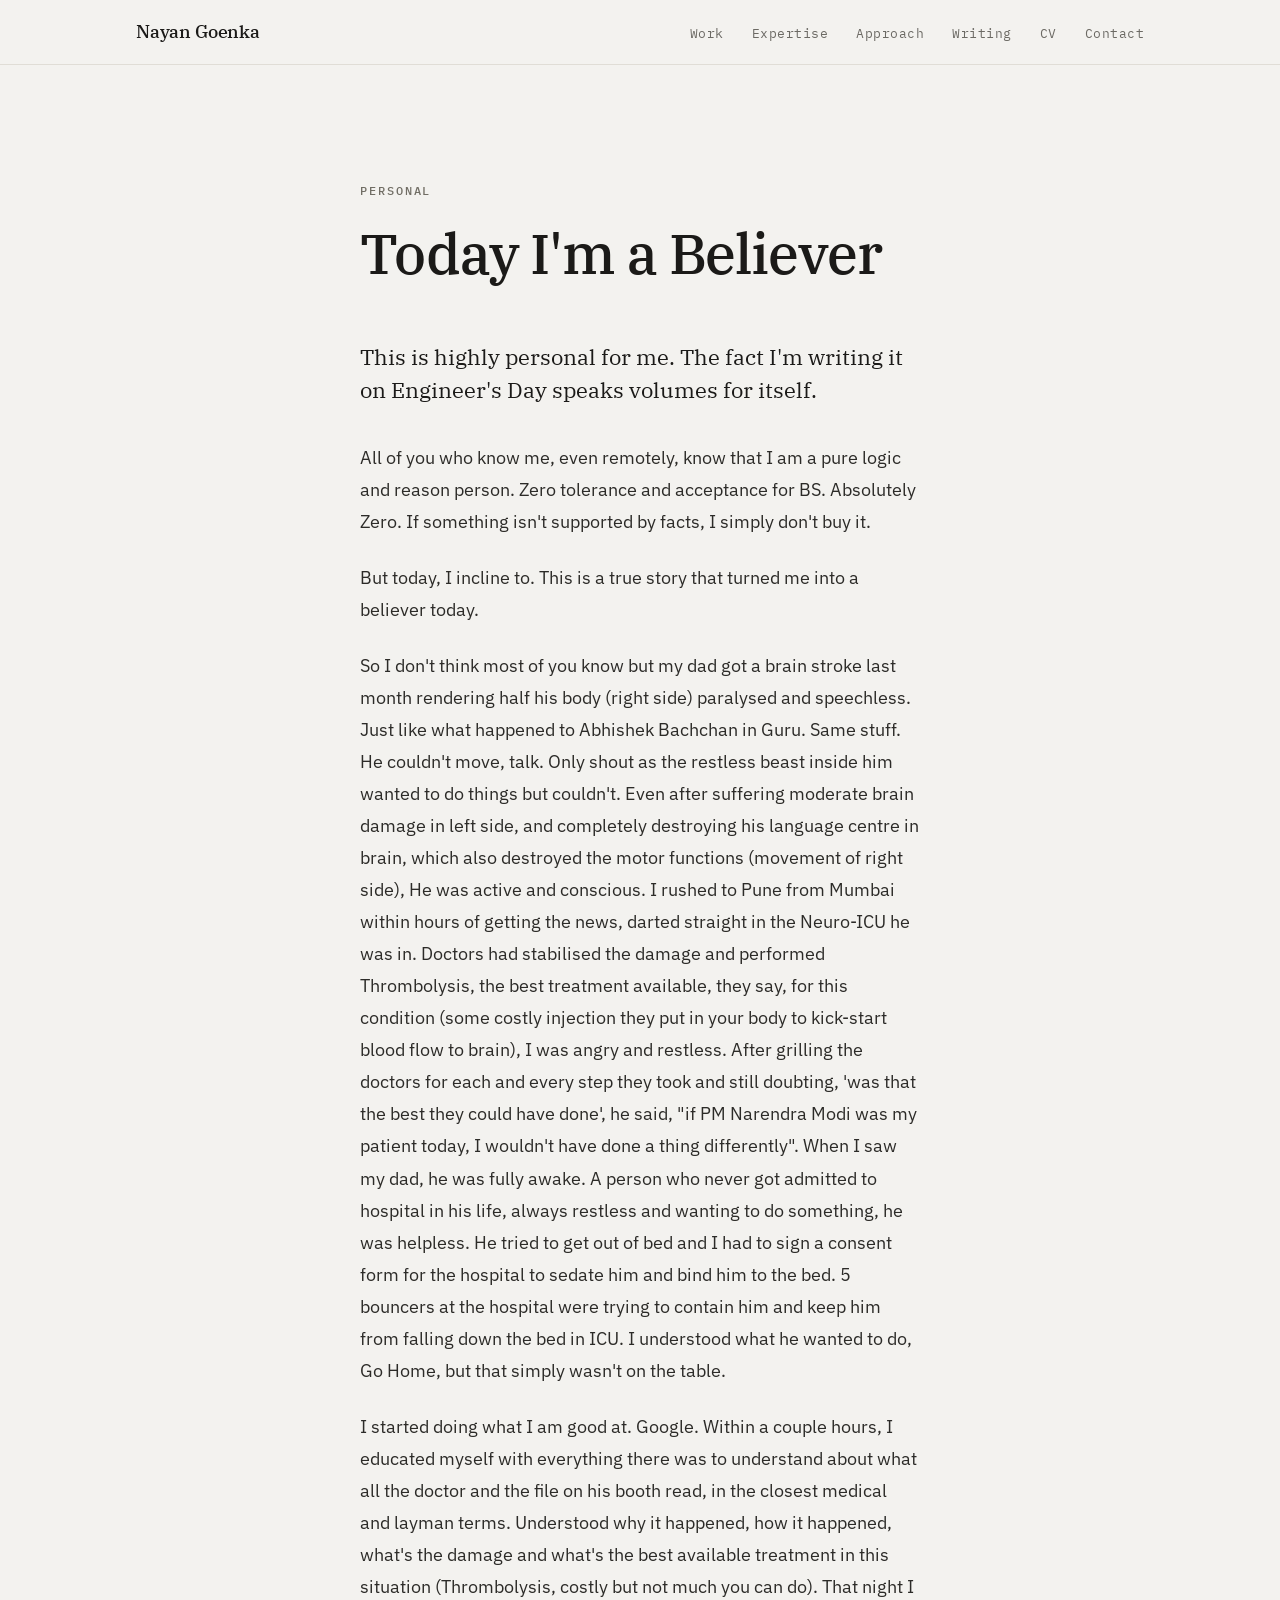
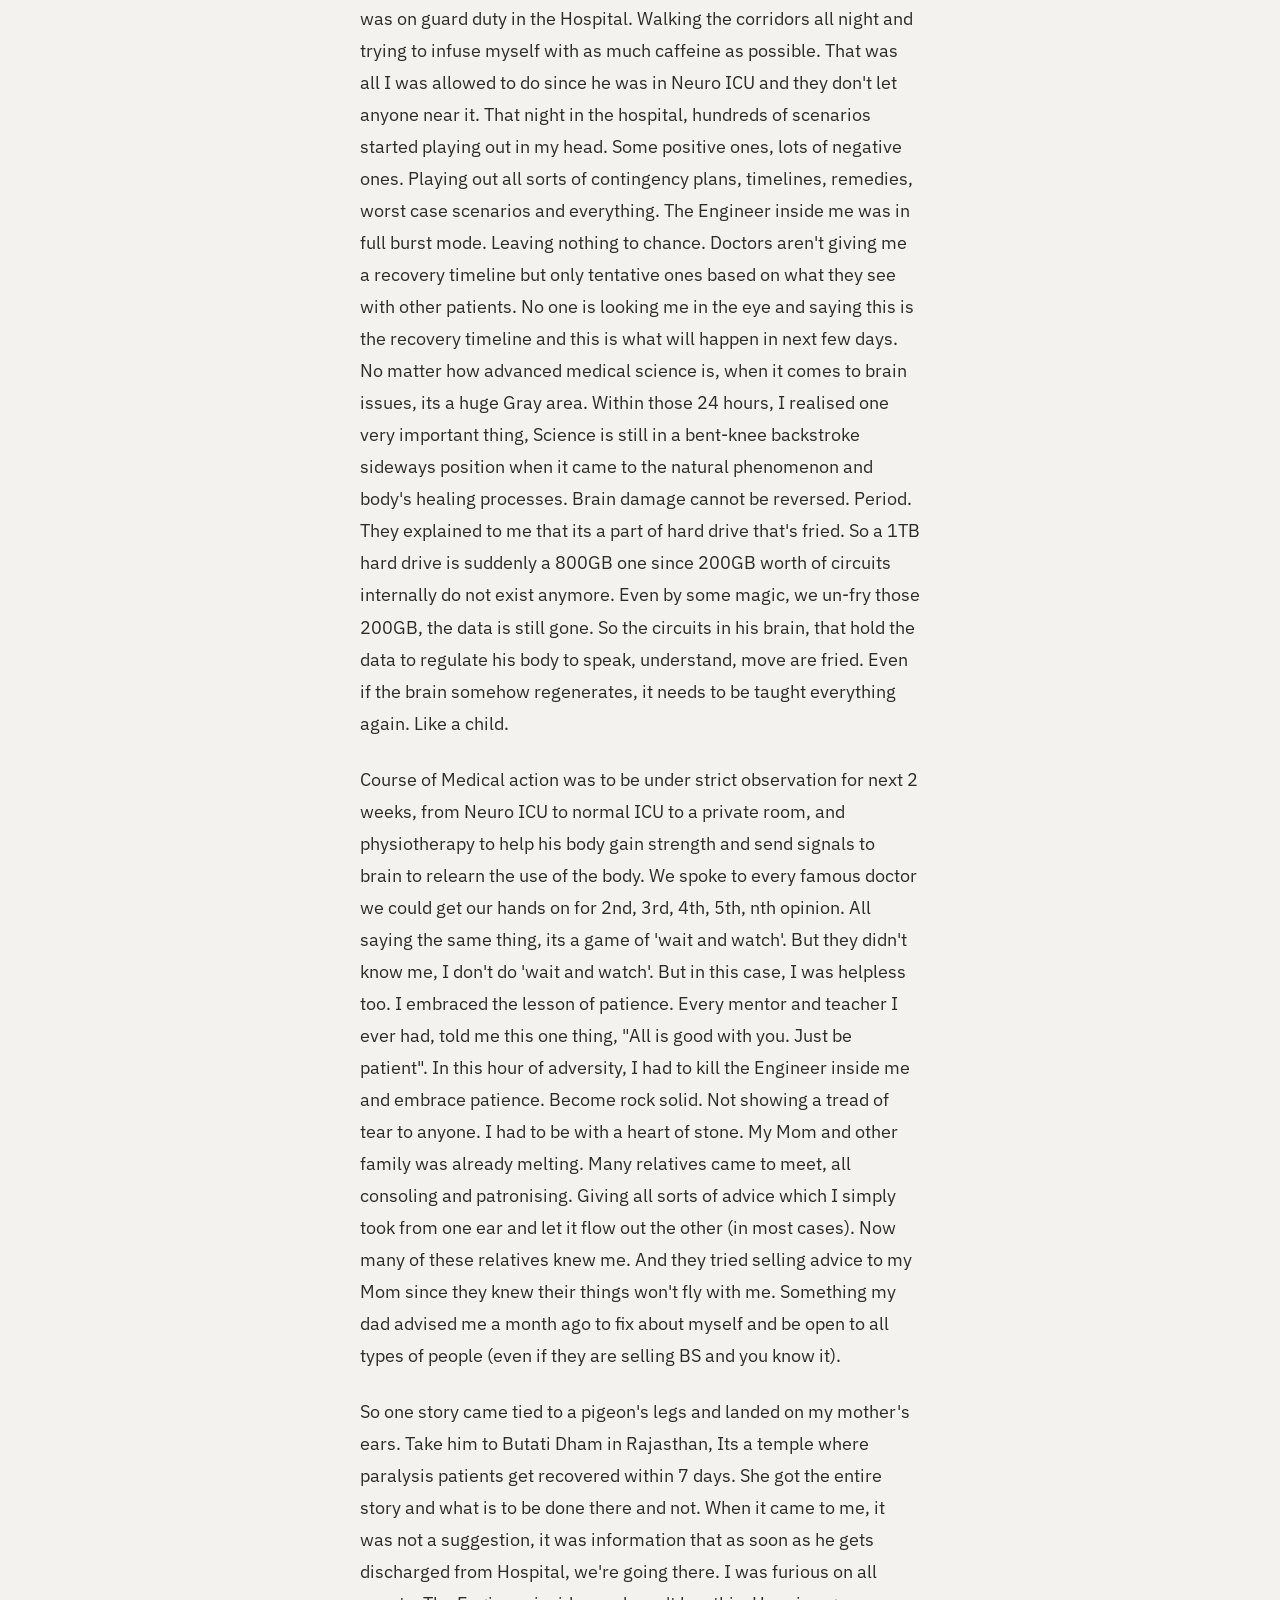
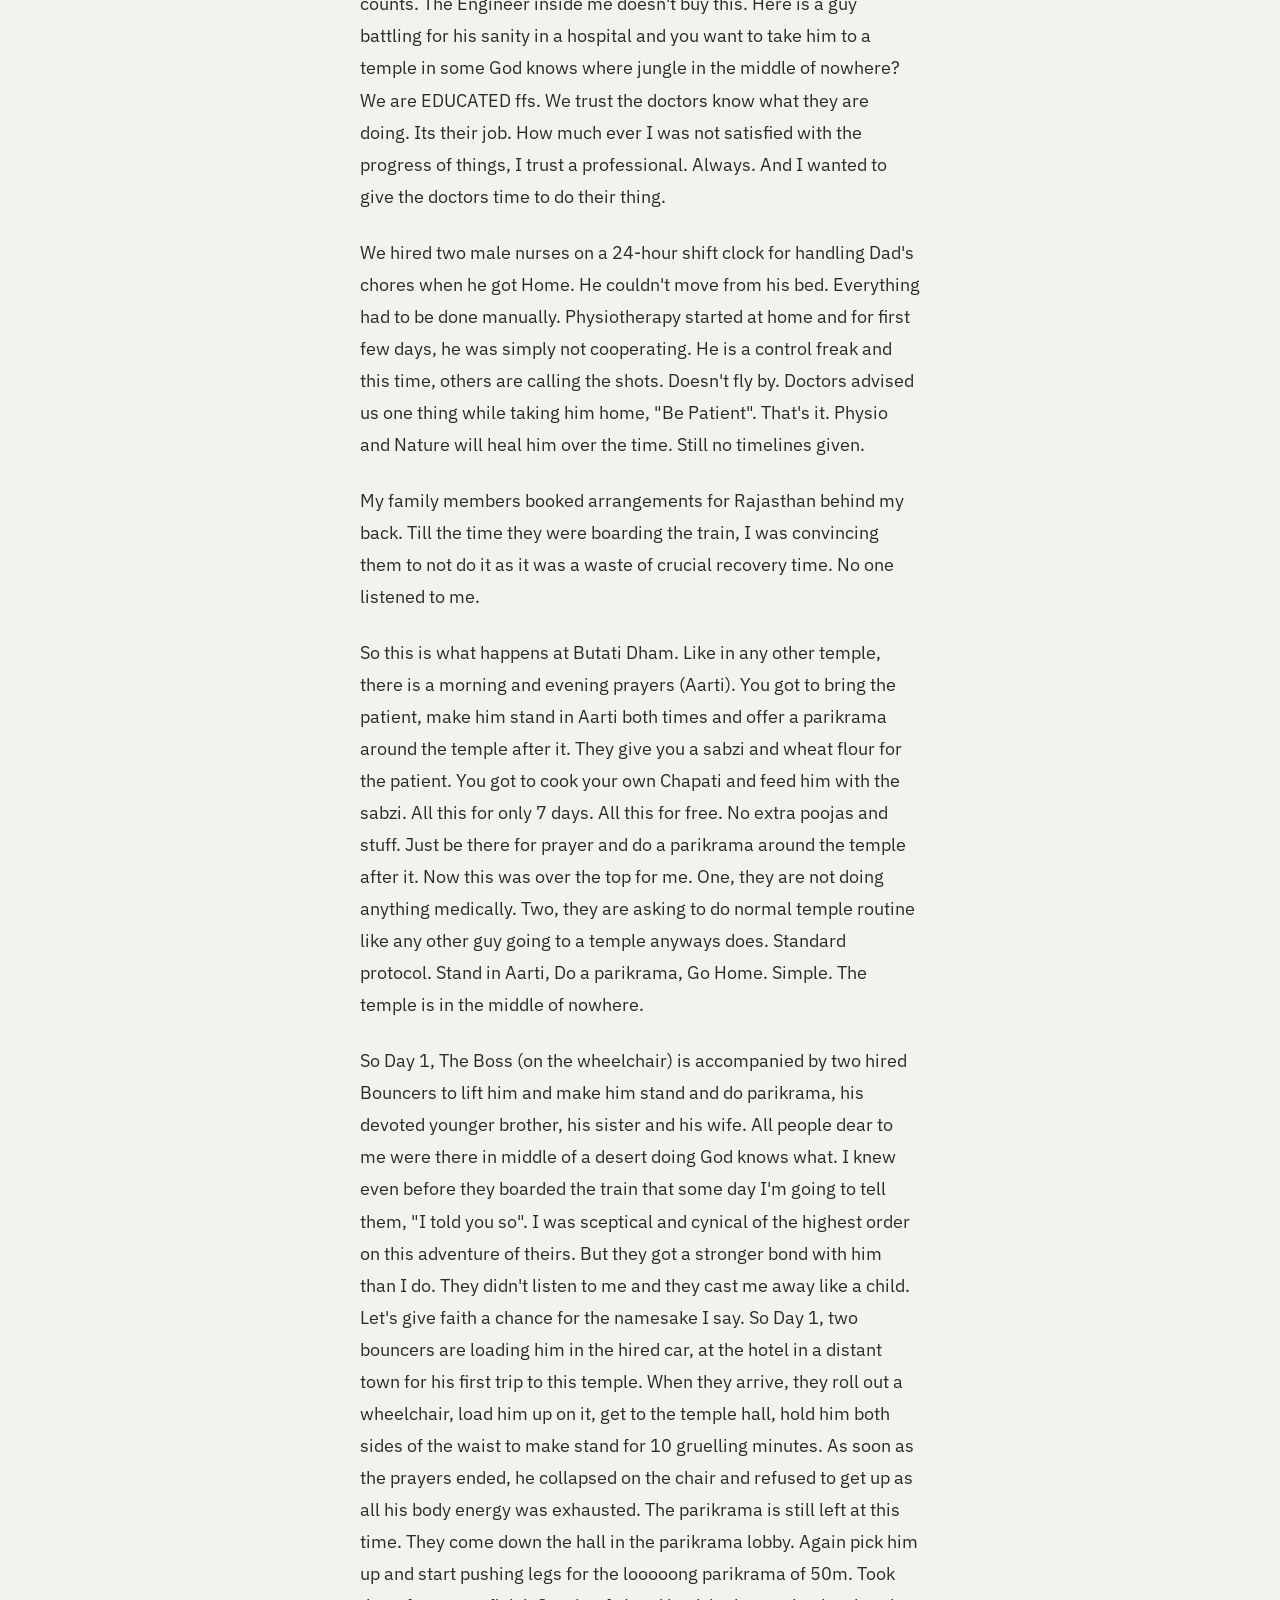
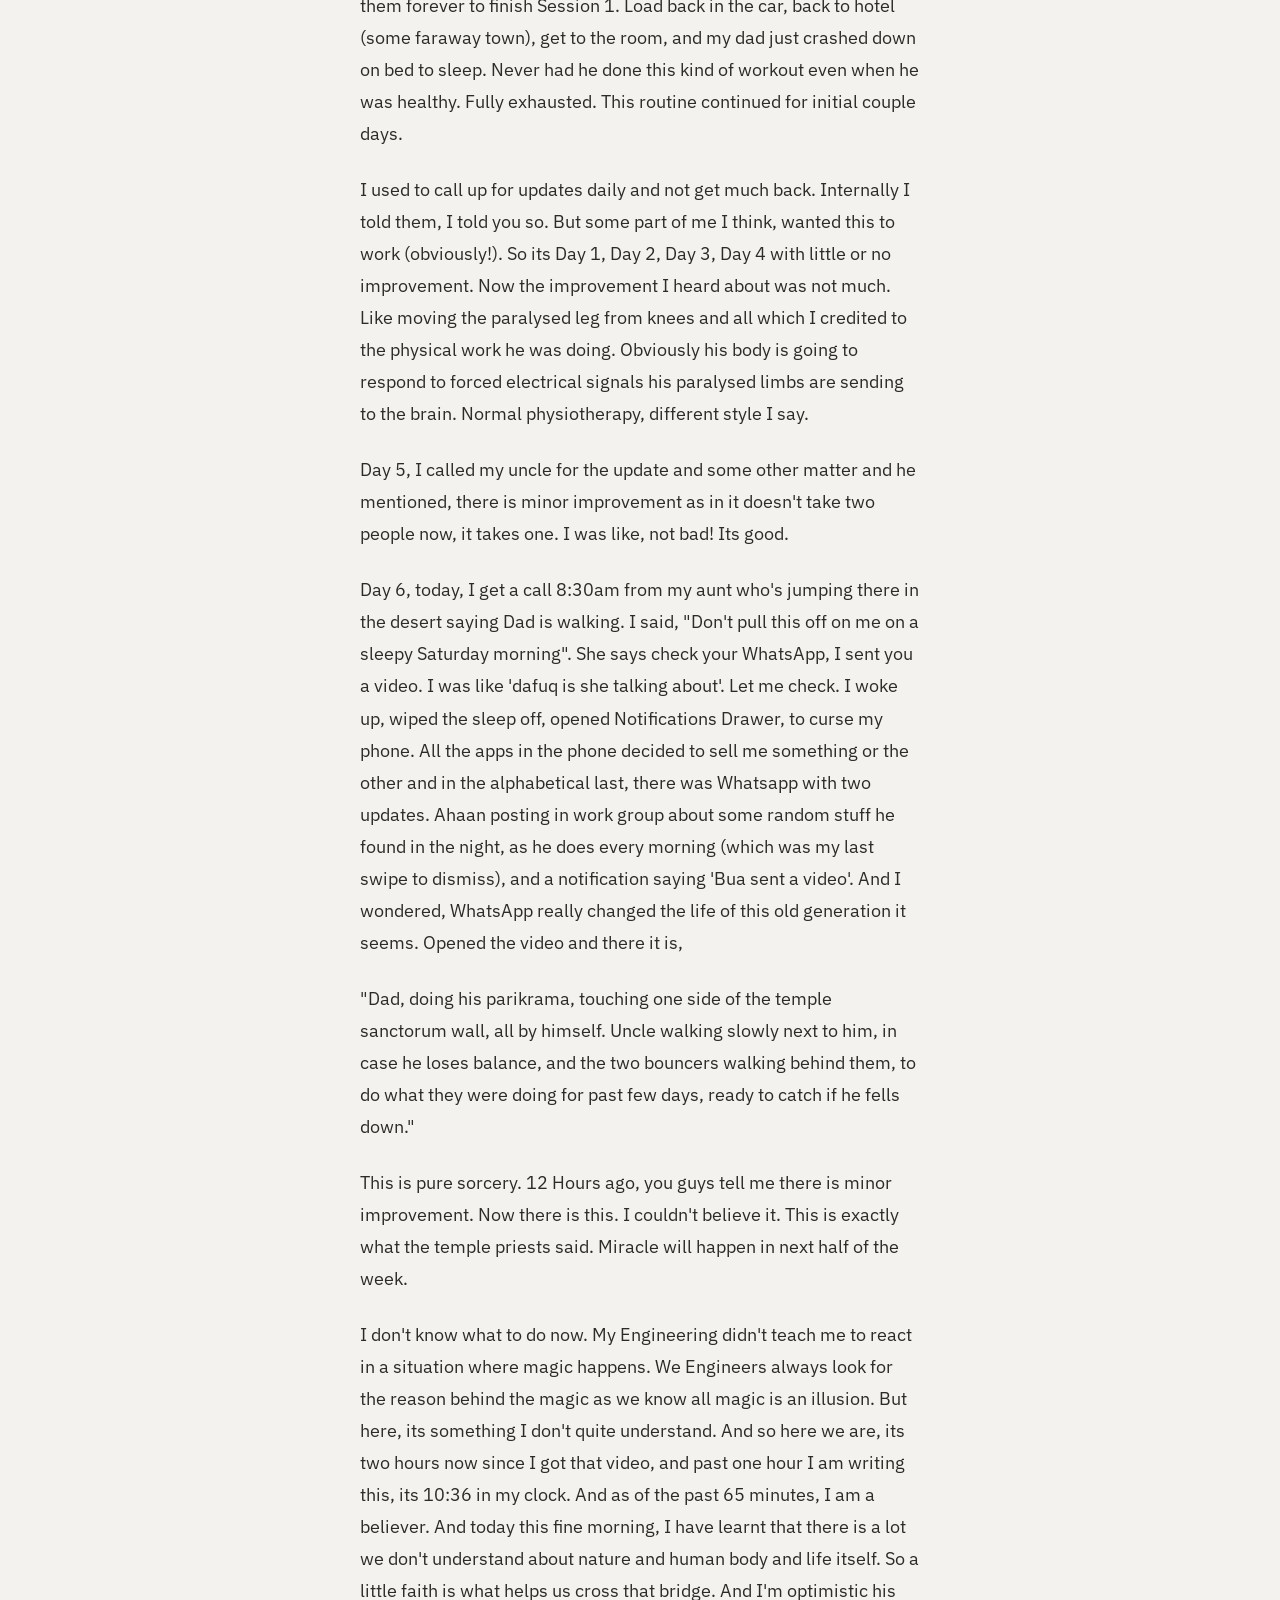
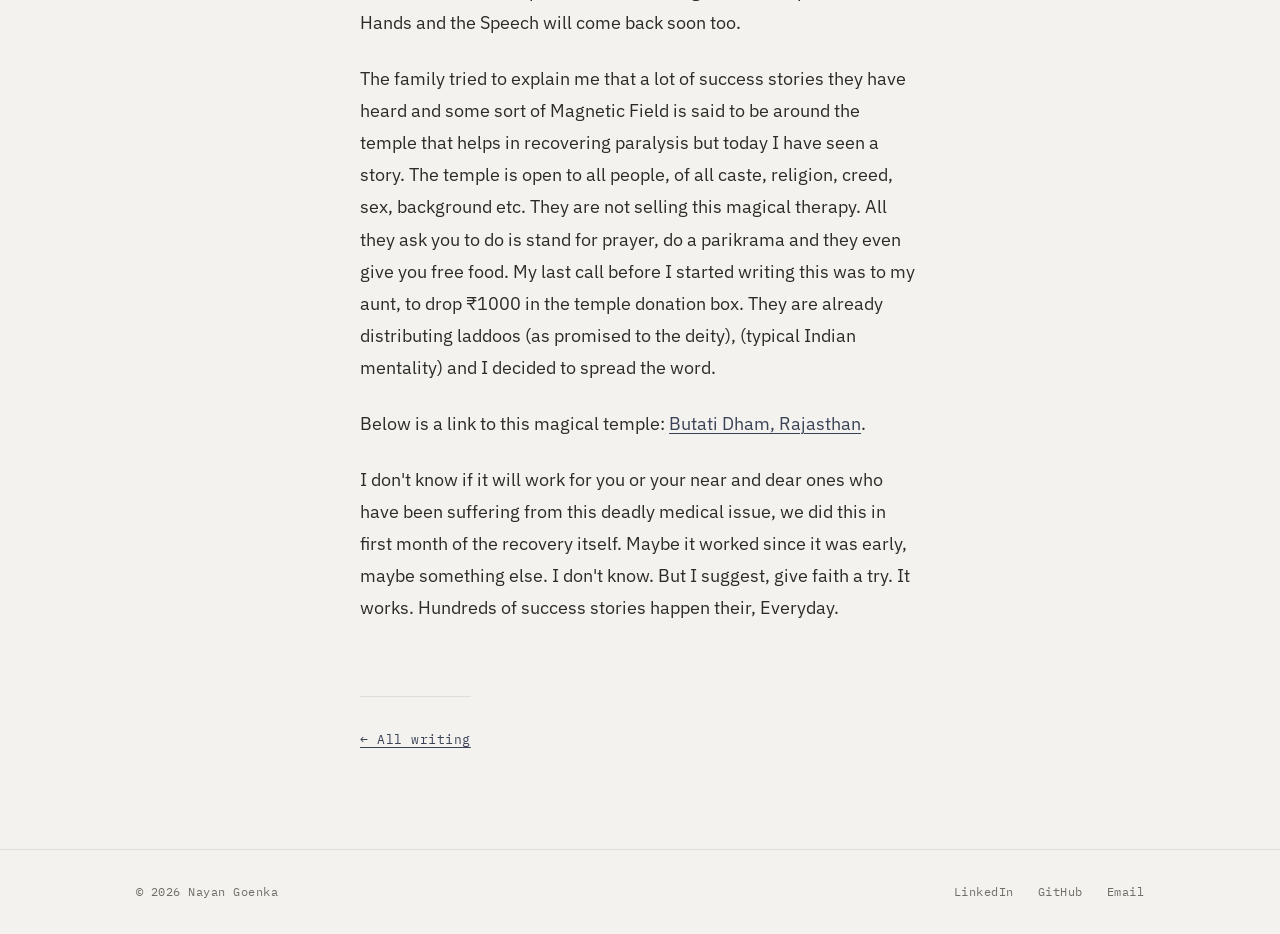
<file: blog/today-im-a-believer/index.html>
<!DOCTYPE html>
<html lang="en">
<head>
<meta charset="UTF-8">
<meta name="viewport" content="width=device-width, initial-scale=1.0">
<meta name="description" content="A pure logic-and-reason engineer confronts something he can&#x27;t explain — his father&#x27;s recovery — and reconsiders what faith means.">
<link rel="canonical" href="https://nayangoenka.me/blog/today-im-a-believer/">
<meta name="robots" content="index, follow">
<meta name="author" content="Nayan Goenka">
<meta property="og:type" content="article">
<meta property="og:url" content="https://nayangoenka.me/blog/today-im-a-believer/">
<meta property="og:title" content="Today I&#x27;m a Believer | Nayan Goenka">
<meta property="og:description" content="A pure logic-and-reason engineer confronts something he can&#x27;t explain — his father&#x27;s recovery — and reconsiders what faith means.">
<meta name="twitter:card" content="summary_large_image">
<title>Today I&#x27;m a Believer | Nayan Goenka</title>
<script type="application/ld+json">
{ "@context":"https://schema.org","@type":"BlogPosting","headline":"Today I'm a Believer","description":"A pure logic-and-reason engineer confronts something he can't explain \u2014 his father's recovery \u2014 and reconsiders what faith means.","author":{"@type":"Person","name":"Nayan Goenka","url":"https://nayangoenka.me"},"datePublished":"2024-09-15","mainEntityOfPage":"https://nayangoenka.me/blog/today-im-a-believer/","publisher":{"@type":"Person","name":"Nayan Goenka"} }
</script>
<link rel="preconnect" href="https://fonts.googleapis.com">
<link rel="preconnect" href="https://fonts.gstatic.com" crossorigin>
<link href="https://fonts.googleapis.com/css2?family=IBM+Plex+Mono:wght@400;500&family=IBM+Plex+Sans:wght@400;500;600&family=IBM+Plex+Serif:wght@400;500;600&display=swap" rel="stylesheet">
<link rel="stylesheet" href="/styles.css">
</head>
<body>
<header class="site-header">
  <div class="wrap">
    <a href="/" class="brand">nayan goenka</a>
    <nav><ul class="nav">
      <li><a href="/#work">Work</a></li>
      <li><a href="/#expertise">Expertise</a></li>
      <li><a href="/#approach">Approach</a></li>
      <li><a href="/blog/">Writing</a></li>
      <li><a href="/cv/">CV</a></li>
      <li><a href="/#contact">Contact</a></li>
    </ul></nav>
  </div>
</header>
<main>
  <div class="article-head"><div class="wrap">
    <p class="eyebrow">Personal</p>
    <h1>Today I'm a Believer</h1>
  </div></div>
  <article class="article-body"><div class="wrap">
    <p class="lede">This is highly personal for me. The fact I'm writing it on Engineer's Day speaks volumes for itself.</p>
    <p>All of you who know me, even remotely, know that I am a pure logic and reason person. Zero tolerance and acceptance for BS. Absolutely Zero. If something isn't supported by facts, I simply don't buy it.</p>
    <p>But today, I incline to. This is a true story that turned me into a believer today.</p>
    <p>So I don't think most of you know but my dad got a brain stroke last month rendering half his body (right side) paralysed and speechless. Just like what happened to Abhishek Bachchan in Guru. Same stuff. He couldn't move, talk. Only shout as the restless beast inside him wanted to do things but couldn't. Even after suffering moderate brain damage in left side, and completely destroying his language centre in brain, which also destroyed the motor functions (movement of right side), He was active and conscious. I rushed to Pune from Mumbai within hours of getting the news, darted straight in the Neuro-ICU he was in. Doctors had stabilised the damage and performed Thrombolysis, the best treatment available, they say, for this condition (some costly injection they put in your body to kick-start blood flow to brain), I was angry and restless. After grilling the doctors for each and every step they took and still doubting, 'was that the best they could have done', he said, "if PM Narendra Modi was my patient today, I wouldn't have done a thing differently". When I saw my dad, he was fully awake. A person who never got admitted to hospital in his life, always restless and wanting to do something, he was helpless. He tried to get out of bed and I had to sign a consent form for the hospital to sedate him and bind him to the bed. 5 bouncers at the hospital were trying to contain him and keep him from falling down the bed in ICU. I understood what he wanted to do, Go Home, but that simply wasn't on the table.</p>
    <p>I started doing what I am good at. Google. Within a couple hours, I educated myself with everything there was to understand about what all the doctor and the file on his booth read, in the closest medical and layman terms. Understood why it happened, how it happened, what's the damage and what's the best available treatment in this situation (Thrombolysis, costly but not much you can do). That night I was on guard duty in the Hospital. Walking the corridors all night and trying to infuse myself with as much caffeine as possible. That was all I was allowed to do since he was in Neuro ICU and they don't let anyone near it. That night in the hospital, hundreds of scenarios started playing out in my head. Some positive ones, lots of negative ones. Playing out all sorts of contingency plans, timelines, remedies, worst case scenarios and everything. The Engineer inside me was in full burst mode. Leaving nothing to chance. Doctors aren't giving me a recovery timeline but only tentative ones based on what they see with other patients. No one is looking me in the eye and saying this is the recovery timeline and this is what will happen in next few days. No matter how advanced medical science is, when it comes to brain issues, its a huge Gray area. Within those 24 hours, I realised one very important thing, Science is still in a bent-knee backstroke sideways position when it came to the natural phenomenon and body's healing processes. Brain damage cannot be reversed. Period. They explained to me that its a part of hard drive that's fried. So a 1TB hard drive is suddenly a 800GB one since 200GB worth of circuits internally do not exist anymore. Even by some magic, we un-fry those 200GB, the data is still gone. So the circuits in his brain, that hold the data to regulate his body to speak, understand, move are fried. Even if the brain somehow regenerates, it needs to be taught everything again. Like a child.</p>
    <p>Course of Medical action was to be under strict observation for next 2 weeks, from Neuro ICU to normal ICU to a private room, and physiotherapy to help his body gain strength and send signals to brain to relearn the use of the body. We spoke to every famous doctor we could get our hands on for 2nd, 3rd, 4th, 5th, nth opinion. All saying the same thing, its a game of 'wait and watch'. But they didn't know me, I don't do 'wait and watch'. But in this case, I was helpless too. I embraced the lesson of patience. Every mentor and teacher I ever had, told me this one thing, "All is good with you. Just be patient". In this hour of adversity, I had to kill the Engineer inside me and embrace patience. Become rock solid. Not showing a tread of tear to anyone. I had to be with a heart of stone. My Mom and other family was already melting. Many relatives came to meet, all consoling and patronising. Giving all sorts of advice which I simply took from one ear and let it flow out the other (in most cases). Now many of these relatives knew me. And they tried selling advice to my Mom since they knew their things won't fly with me. Something my dad advised me a month ago to fix about myself and be open to all types of people (even if they are selling BS and you know it).</p>
    <p>So one story came tied to a pigeon's legs and landed on my mother's ears. Take him to Butati Dham in Rajasthan, Its a temple where paralysis patients get recovered within 7 days. She got the entire story and what is to be done there and not. When it came to me, it was not a suggestion, it was information that as soon as he gets discharged from Hospital, we're going there. I was furious on all counts. The Engineer inside me doesn't buy this. Here is a guy battling for his sanity in a hospital and you want to take him to a temple in some God knows where jungle in the middle of nowhere? We are EDUCATED ffs. We trust the doctors know what they are doing. Its their job. How much ever I was not satisfied with the progress of things, I trust a professional. Always. And I wanted to give the doctors time to do their thing.</p>
    <p>We hired two male nurses on a 24-hour shift clock for handling Dad's chores when he got Home. He couldn't move from his bed. Everything had to be done manually. Physiotherapy started at home and for first few days, he was simply not cooperating. He is a control freak and this time, others are calling the shots. Doesn't fly by. Doctors advised us one thing while taking him home, "Be Patient". That's it. Physio and Nature will heal him over the time. Still no timelines given.</p>
    <p>My family members booked arrangements for Rajasthan behind my back. Till the time they were boarding the train, I was convincing them to not do it as it was a waste of crucial recovery time. No one listened to me.</p>
    <p>So this is what happens at Butati Dham. Like in any other temple, there is a morning and evening prayers (Aarti). You got to bring the patient, make him stand in Aarti both times and offer a parikrama around the temple after it. They give you a sabzi and wheat flour for the patient. You got to cook your own Chapati and feed him with the sabzi. All this for only 7 days. All this for free. No extra poojas and stuff. Just be there for prayer and do a parikrama around the temple after it. Now this was over the top for me. One, they are not doing anything medically. Two, they are asking to do normal temple routine like any other guy going to a temple anyways does. Standard protocol. Stand in Aarti, Do a parikrama, Go Home. Simple. The temple is in the middle of nowhere.</p>
    <p>So Day 1, The Boss (on the wheelchair) is accompanied by two hired Bouncers to lift him and make him stand and do parikrama, his devoted younger brother, his sister and his wife. All people dear to me were there in middle of a desert doing God knows what. I knew even before they boarded the train that some day I'm going to tell them, "I told you so". I was sceptical and cynical of the highest order on this adventure of theirs. But they got a stronger bond with him than I do. They didn't listen to me and they cast me away like a child. Let's give faith a chance for the namesake I say. So Day 1, two bouncers are loading him in the hired car, at the hotel in a distant town for his first trip to this temple. When they arrive, they roll out a wheelchair, load him up on it, get to the temple hall, hold him both sides of the waist to make stand for 10 gruelling minutes. As soon as the prayers ended, he collapsed on the chair and refused to get up as all his body energy was exhausted. The parikrama is still left at this time. They come down the hall in the parikrama lobby. Again pick him up and start pushing legs for the looooong parikrama of 50m. Took them forever to finish Session 1. Load back in the car, back to hotel (some faraway town), get to the room, and my dad just crashed down on bed to sleep. Never had he done this kind of workout even when he was healthy. Fully exhausted. This routine continued for initial couple days.</p>
    <p>I used to call up for updates daily and not get much back. Internally I told them, I told you so. But some part of me I think, wanted this to work (obviously!). So its Day 1, Day 2, Day 3, Day 4 with little or no improvement. Now the improvement I heard about was not much. Like moving the paralysed leg from knees and all which I credited to the physical work he was doing. Obviously his body is going to respond to forced electrical signals his paralysed limbs are sending to the brain. Normal physiotherapy, different style I say.</p>
    <p>Day 5, I called my uncle for the update and some other matter and he mentioned, there is minor improvement as in it doesn't take two people now, it takes one. I was like, not bad! Its good.</p>
    <p>Day 6, today, I get a call 8:30am from my aunt who's jumping there in the desert saying Dad is walking. I said, "Don't pull this off on me on a sleepy Saturday morning". She says check your WhatsApp, I sent you a video. I was like 'dafuq is she talking about'. Let me check. I woke up, wiped the sleep off, opened Notifications Drawer, to curse my phone. All the apps in the phone decided to sell me something or the other and in the alphabetical last, there was Whatsapp with two updates. Ahaan posting in work group about some random stuff he found in the night, as he does every morning (which was my last swipe to dismiss), and a notification saying 'Bua sent a video'. And I wondered, WhatsApp really changed the life of this old generation it seems. Opened the video and there it is,</p>
    <p>"Dad, doing his parikrama, touching one side of the temple sanctorum wall, all by himself. Uncle walking slowly next to him, in case he loses balance, and the two bouncers walking behind them, to do what they were doing for past few days, ready to catch if he fells down."</p>
    <p>This is pure sorcery. 12 Hours ago, you guys tell me there is minor improvement. Now there is this. I couldn't believe it. This is exactly what the temple priests said. Miracle will happen in next half of the week.</p>
    <p>I don't know what to do now. My Engineering didn't teach me to react in a situation where magic happens. We Engineers always look for the reason behind the magic as we know all magic is an illusion. But here, its something I don't quite understand. And so here we are, its two hours now since I got that video, and past one hour I am writing this, its 10:36 in my clock. And as of the past 65 minutes, I am a believer. And today this fine morning, I have learnt that there is a lot we don't understand about nature and human body and life itself. So a little faith is what helps us cross that bridge. And I'm optimistic his Hands and the Speech will come back soon too.</p>
    <p>The family tried to explain me that a lot of success stories they have heard and some sort of Magnetic Field is said to be around the temple that helps in recovering paralysis but today I have seen a story. The temple is open to all people, of all caste, religion, creed, sex, background etc. They are not selling this magical therapy. All they ask you to do is stand for prayer, do a parikrama and they even give you free food. My last call before I started writing this was to my aunt, to drop ₹1000 in the temple donation box. They are already distributing laddoos (as promised to the deity), (typical Indian mentality) and I decided to spread the word.</p>
    <p>Below is a link to this magical temple: <a href="https://www.google.co.in/maps/place/Butati+dham/@26.899062,73.9754158,17z/" target="_blank" rel="noopener">Butati Dham, Rajasthan</a>.</p>
    <p>I don't know if it will work for you or your near and dear ones who have been suffering from this deadly medical issue, we did this in first month of the recovery itself. Maybe it worked since it was early, maybe something else. I don't know. But I suggest, give faith a try. It works. Hundreds of success stories happen their, Everyday.</p>
    <a href="/blog/" class="back-link">← All writing</a>
  </div></article>
</main>
<footer class="site-footer">
  <div class="wrap">
    <p>© 2026 Nayan Goenka</p>
    <div class="links">
      <a href="https://linkedin.com/in/nayan576" target="_blank" rel="noopener">LinkedIn</a>
      <a href="https://github.com/nayan576" target="_blank" rel="noopener">GitHub</a>
      <a href="mailto:ping@nayangoenka.me">Email</a>
    </div>
  </div>
</footer>
</body>
</html>
</file>
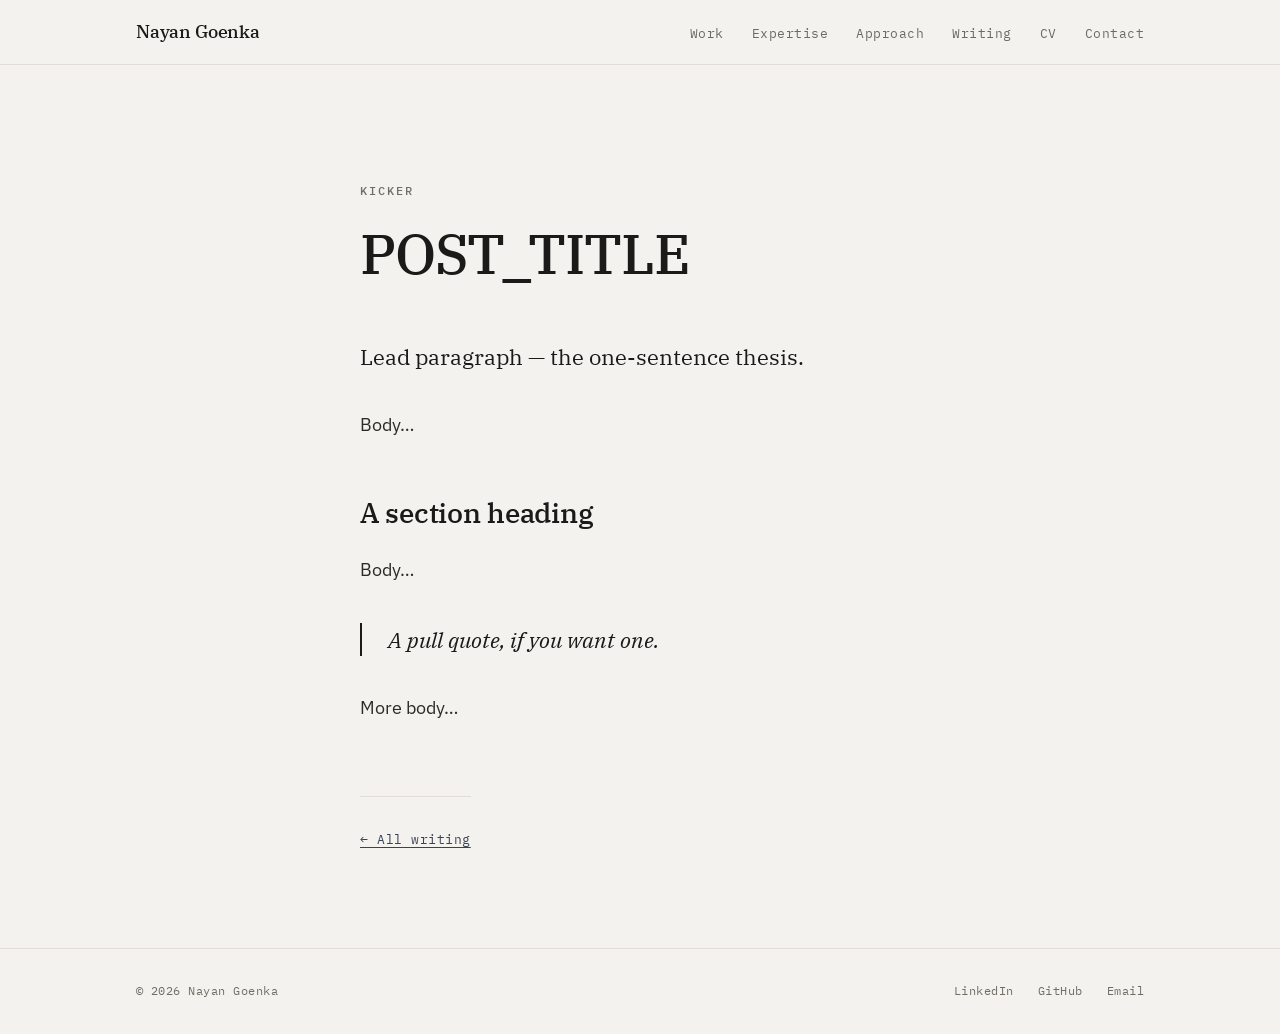
<file: blog/post-template.html>
<!DOCTYPE html>
<html lang="en">
<head>
<meta charset="UTF-8">
<meta name="viewport" content="width=device-width, initial-scale=1.0">
<!-- EDIT PER POST -->
<meta name="description" content="POST_DESCRIPTION — under 160 chars.">
<link rel="canonical" href="https://nayangoenka.me/blog/POST_SLUG/">
<meta property="og:url" content="https://nayangoenka.me/blog/POST_SLUG/">
<meta property="og:title" content="POST_TITLE | Nayan Goenka">
<meta property="og:description" content="POST_DESCRIPTION">
<title>POST_TITLE | Nayan Goenka</title>
<!-- /EDIT -->
<meta name="robots" content="index, follow">
<meta name="author" content="Nayan Goenka">
<meta property="og:type" content="article">
<meta name="twitter:card" content="summary_large_image">
<script type="application/ld+json">
{ "@context":"https://schema.org","@type":"BlogPosting","headline":"POST_TITLE","description":"POST_DESCRIPTION","author":{"@type":"Person","name":"Nayan Goenka","url":"https://nayangoenka.me"},"datePublished":"YYYY-MM-DD","mainEntityOfPage":"https://nayangoenka.me/blog/POST_SLUG/","publisher":{"@type":"Person","name":"Nayan Goenka"} }
</script>
<link rel="preconnect" href="https://fonts.googleapis.com">
<link rel="preconnect" href="https://fonts.gstatic.com" crossorigin>
<link href="https://fonts.googleapis.com/css2?family=IBM+Plex+Mono:wght@400;500&family=IBM+Plex+Sans:wght@400;500;600&family=IBM+Plex+Serif:wght@400;500;600&display=swap" rel="stylesheet">
<link rel="stylesheet" href="/styles.css">
</head>
<body>
<header class="site-header">
  <div class="wrap">
    <a href="/" class="brand">nayan goenka</a>
    <nav><ul class="nav">
      <li><a href="/#work">Work</a></li>
      <li><a href="/#expertise">Expertise</a></li>
      <li><a href="/#approach">Approach</a></li>
      <li><a href="/blog/">Writing</a></li>
      <li><a href="/cv/">CV</a></li>
      <li><a href="/#contact">Contact</a></li>
    </ul></nav>
  </div>
</header>
<main>
  <div class="article-head"><div class="wrap">
    <p class="eyebrow">KICKER</p>
    <h1>POST_TITLE</h1>
  </div></div>
  <article class="article-body"><div class="wrap">
    <p class="lede">Lead paragraph — the one-sentence thesis.</p>
    <p>Body…</p>
    <h2>A section heading</h2>
    <p>Body…</p>
    <blockquote>A pull quote, if you want one.</blockquote>
    <p>More body…</p>
    <a href="/blog/" class="back-link">← All writing</a>
  </div></article>
</main>
<footer class="site-footer">
  <div class="wrap">
    <p>© 2026 Nayan Goenka</p>
    <div class="links">
      <a href="https://linkedin.com/in/nayan576" target="_blank" rel="noopener">LinkedIn</a>
      <a href="https://github.com/nayan576" target="_blank" rel="noopener">GitHub</a>
      <a href="mailto:ping@nayangoenka.me">Email</a>
    </div>
  </div>
</footer>
</body>
</html>
</file>
<file: styles.css>
/* ============================================================
   nayangoenka.me — design system
   All–IBM Plex superfamily. Monochrome, editorial-engineering.
   Serif = display · Sans = body/UI · Mono = metadata/labels
   ============================================================ */

:root {
  --paper:   #f3f2ef;
  --surface: #fbfaf8;
  --ink:     #1b1a18;
  --muted:   #6c6a64;
  --faint:   #706d64;
  --rule:    #e0ddd6;
  --rule-strong: #cbc7bd;

  --accent:        #3a4256;
  --accent-strong: #272d3c;

  --measure: 40rem;
  --shell:   68rem;

  --serif: 'IBM Plex Serif', Georgia, serif;
  --sans:  'IBM Plex Sans', -apple-system, BlinkMacSystemFont, 'Segoe UI', sans-serif;
  --mono:  'IBM Plex Mono', ui-monospace, SFMono-Regular, Menlo, monospace;
}

* { margin: 0; padding: 0; box-sizing: border-box; }

html { scroll-behavior: smooth; -webkit-text-size-adjust: 100%; }

body {
  font-family: var(--sans);
  background: var(--paper);
  color: var(--ink);
  line-height: 1.7;
  font-size: 17px;
  font-weight: 400;
  -webkit-font-smoothing: antialiased;
  text-rendering: optimizeLegibility;
}

/* ---------- shared shell ---------- */
.wrap { max-width: var(--shell); margin: 0 auto; padding: 0 40px; }

/* ---------- eyebrow / mono labels ---------- */
.eyebrow {
  font-family: var(--mono);
  font-size: 12px;
  font-weight: 500;
  letter-spacing: 0.16em;
  text-transform: uppercase;
  color: var(--faint);
}

/* ---------- header / nav ---------- */
.site-header {
  position: sticky; top: 0; z-index: 50;
  background: color-mix(in srgb, var(--paper) 88%, transparent);
  backdrop-filter: saturate(140%) blur(8px);
  border-bottom: 1px solid var(--rule);
}
.site-header .wrap {
  display: flex; align-items: center; justify-content: space-between;
  height: 64px;
}
.brand {
  font-family: var(--serif);
  font-size: 18px;
  font-weight: 500;
  letter-spacing: -0.01em;
  text-transform: capitalize;
  color: var(--ink);
  text-decoration: none;
}
.brand:hover { color: var(--muted); }
.nav { display: flex; gap: 28px; list-style: none; }
.nav a {
  font-family: var(--mono);
  font-size: 12.5px;
  letter-spacing: 0.04em;
  color: var(--muted);
  text-decoration: none;
  transition: color .18s ease;
}
.nav a:hover { color: var(--accent); }

/* ---------- hero ---------- */
.hero { padding: 132px 0 96px; }
.hero .eyebrow { margin-bottom: 28px; color: var(--accent); }
.hero h1 {
  font-family: var(--serif);
  font-weight: 500;
  font-size: clamp(48px, 8vw, 84px);
  line-height: 1.0;
  letter-spacing: -0.02em;
  margin-bottom: 28px;
}
.hero .lede {
  max-width: 34rem;
  font-size: 20px;
  line-height: 1.55;
  color: var(--muted);
  margin-bottom: 40px;
}
.hero .lede strong { color: var(--ink); font-weight: 500; }

/* ---------- text links / actions ---------- */
.actions { display: flex; gap: 28px; flex-wrap: wrap; align-items: center; }
.tlink {
  font-family: var(--mono);
  font-size: 13px;
  letter-spacing: 0.04em;
  color: var(--ink);
  text-decoration: none;
  padding-bottom: 3px;
  border-bottom: 1.5px solid var(--ink);
  transition: opacity .18s ease, border-color .18s ease;
}
.tlink:hover { opacity: .55; }
.tlink.ghost { color: var(--muted); border-bottom-color: var(--rule-strong); }
.tlink.ghost:hover { color: var(--accent); border-bottom-color: var(--accent); opacity: 1; }

/* ---------- sections ---------- */
.section { padding: 88px 0; border-top: 1px solid var(--rule); }
.section-head {
  display: grid; grid-template-columns: 1fr; gap: 6px;
  margin-bottom: 56px;
}
.section-head h2 {
  font-family: var(--serif);
  font-weight: 500;
  font-size: clamp(28px, 4vw, 38px);
  letter-spacing: -0.015em;
  line-height: 1.1;
}

/* ---------- work: metadata rows ---------- */
.rows { display: flex; flex-direction: column; }
.row {
  display: grid;
  grid-template-columns: 16rem 1fr;
  gap: 40px;
  padding: 32px 0;
  border-top: 1px solid var(--rule);
}
.row:first-child { border-top: none; }
.row .meta .role-name {
  font-family: var(--serif);
  font-size: 21px;
  font-weight: 500;
  letter-spacing: -0.01em;
  margin-bottom: 8px;
}
.row .meta .tag {
  font-family: var(--mono);
  font-size: 12px;
  letter-spacing: 0.08em;
  text-transform: uppercase;
  color: var(--faint);
  display: block;
  line-height: 1.5;
}
.row .body p { color: var(--muted); font-size: 16.5px; }
.row .body p strong { color: var(--ink); font-weight: 500; }

/* ---------- expertise / principles: labeled list ---------- */
.deflist { display: grid; grid-template-columns: repeat(2, 1fr); gap: 48px 56px; }
.def .num {
  font-family: var(--mono);
  font-size: 12px;
  color: var(--faint);
  letter-spacing: 0.08em;
  display: block;
  margin-bottom: 12px;
}
.def h3 {
  font-family: var(--sans);
  font-size: 17px;
  font-weight: 500;
  margin-bottom: 10px;
  letter-spacing: -0.005em;
}
.def p { color: var(--muted); font-size: 16px; line-height: 1.65; }

/* ---------- writing list ---------- */
.posts { display: flex; flex-direction: column; }
.post-row {
  display: grid;
  grid-template-columns: 11rem 1fr;
  gap: 40px;
  align-items: baseline;
  padding: 28px 0;
  border-top: 1px solid var(--rule);
  text-decoration: none;
  color: inherit;
  transition: background .18s ease;
}
.post-row:first-child { border-top: none; }
.post-row .kicker {
  font-family: var(--mono);
  font-size: 12px;
  letter-spacing: 0.08em;
  text-transform: uppercase;
  color: var(--faint);
  padding-top: 5px;
}
.post-row h3 {
  font-family: var(--serif);
  font-size: 24px;
  font-weight: 500;
  letter-spacing: -0.01em;
  line-height: 1.2;
  margin-bottom: 8px;
  transition: opacity .18s ease;
}
.post-row p { color: var(--muted); font-size: 16px; line-height: 1.6; }
.post-row:hover h3 { color: var(--accent); }

.more {
  margin-top: 40px;
  font-family: var(--mono);
  font-size: 13px;
  letter-spacing: 0.04em;
}
.more a { color: var(--accent); text-decoration: none; border-bottom: 1.5px solid var(--accent); padding-bottom: 2px; }
.more a:hover { opacity: .55; }

/* ---------- contact ---------- */
.contact { padding: 96px 0; border-top: 1px solid var(--rule); }
.contact h2 {
  font-family: var(--serif);
  font-weight: 500;
  font-size: clamp(30px, 5vw, 46px);
  letter-spacing: -0.02em;
  line-height: 1.05;
  margin-bottom: 24px;
  max-width: 28rem;
}
.contact p { color: var(--muted); max-width: 34rem; margin-bottom: 36px; font-size: 17px; }
.contact .actions a { font-size: 13px; }

/* ---------- footer ---------- */
.site-footer {
  border-top: 1px solid var(--rule);
  padding: 32px 0;
}
.site-footer .wrap {
  display: flex; justify-content: space-between; align-items: center; gap: 20px; flex-wrap: wrap;
}
.site-footer p, .site-footer a {
  font-family: var(--mono);
  font-size: 12px;
  letter-spacing: 0.04em;
  color: var(--faint);
}
.site-footer a { text-decoration: none; }
.site-footer a:hover { color: var(--ink); }
.site-footer .links { display: flex; gap: 24px; }

/* ============================================================
   ARTICLE (blog post)
   ============================================================ */
.article-head { padding: 116px 0 0; }
.article-head .wrap { max-width: var(--measure); }
.article-head .eyebrow { margin-bottom: 22px; }
.article-head h1 {
  font-family: var(--serif);
  font-weight: 500;
  font-size: clamp(36px, 6vw, 56px);
  line-height: 1.08;
  letter-spacing: -0.02em;
}
.article-body { padding: 56px 0 96px; }
.article-body .wrap { max-width: var(--measure); }
.article-body .lede {
  font-family: var(--serif);
  font-size: 22px;
  line-height: 1.5;
  color: var(--ink);
  margin-bottom: 36px;
}
.article-body p { margin-bottom: 24px; font-size: 18px; line-height: 1.78; color: #2c2b28; }
.article-body h2 {
  font-family: var(--serif);
  font-weight: 500;
  font-size: 28px;
  letter-spacing: -0.01em;
  margin: 48px 0 18px;
}
.article-body h3 {
  font-family: var(--sans);
  font-weight: 500;
  font-size: 18px;
  margin: 36px 0 12px;
}
.article-body blockquote {
  margin: 36px 0;
  padding-left: 26px;
  border-left: 2px solid var(--ink);
  font-family: var(--serif);
  font-style: italic;
  font-size: 22px;
  line-height: 1.5;
  color: var(--ink);
}
.article-body a { color: var(--accent); text-decoration: underline; text-underline-offset: 3px; text-decoration-thickness: 1px; }
.article-body a:hover { opacity: .6; }
.back-link {
  display: inline-block;
  margin-top: 48px;
  padding-top: 32px;
  border-top: 1px solid var(--rule);
  font-family: var(--mono);
  font-size: 13px;
  letter-spacing: 0.04em;
  color: var(--ink);
  text-decoration: none;
}
.back-link:hover { opacity: .55; }

/* ---------- blog index header ---------- */
.page-head { padding: 116px 0 64px; border-bottom: 1px solid var(--rule); }
.page-head .eyebrow { margin-bottom: 20px; }
.page-head h1 {
  font-family: var(--serif);
  font-weight: 500;
  font-size: clamp(40px, 7vw, 64px);
  line-height: 1.02;
  letter-spacing: -0.02em;
  margin-bottom: 20px;
}
.page-head p { color: var(--muted); max-width: 34rem; font-size: 18px; }

/* ============================================================
   FOCUS / ACCESSIBILITY
   ============================================================ */
a:focus-visible, button:focus-visible {
  outline: 2px solid var(--accent);
  outline-offset: 3px;
  border-radius: 1px;
}

/* ============================================================
   RESPONSIVE
   ============================================================ */
@media (max-width: 820px) {
  .wrap { padding: 0 24px; }
  .nav { display: none; }
  .hero { padding: 88px 0 64px; }
  .section { padding: 64px 0; }
  .section-head { margin-bottom: 40px; }
  .row { grid-template-columns: 1fr; gap: 14px; padding: 28px 0; }
  .deflist { grid-template-columns: 1fr; gap: 36px; }
  .post-row { grid-template-columns: 1fr; gap: 8px; }
  .post-row .kicker { padding-top: 0; }
  .article-head { padding: 84px 0 0; }
  .article-body { padding: 40px 0 72px; }
  .page-head { padding: 84px 0 48px; }
}

@media (max-width: 480px) {
  .wrap { padding: 0 20px; }
  .hero { padding: 64px 0 52px; }
  .article-body p { font-size: 17px; }
}

/* ---------- reduced motion ---------- */
@media (prefers-reduced-motion: reduce) {
  html { scroll-behavior: auto; }
  * { transition: none !important; }
}

/* ============================================================
   CV PAGE
   ============================================================ */
.cv-wrap { max-width: 46rem; }
.page-head .actions { margin-top: 28px; }
.btn-download {
  display: inline-flex; align-items: center; gap: 10px;
  font-family: var(--mono);
  font-size: 13px;
  letter-spacing: 0.04em;
  color: var(--paper);
  background: var(--ink);
  text-decoration: none;
  padding: 11px 20px;
  border-radius: 2px;
  transition: background .18s ease;
}
.btn-download:hover { background: var(--accent-strong); }

.cv-section { padding: 64px 0; border-top: 1px solid var(--rule); }
.cv-section > .wrap { max-width: 46rem; }
.cv-section h2 {
  font-family: var(--serif);
  font-weight: 500;
  font-size: clamp(24px, 4vw, 32px);
  letter-spacing: -0.015em;
  margin-bottom: 36px;
}

.cv-role { padding: 30px 0; border-top: 1px solid var(--rule); }
.cv-role:first-of-type { border-top: none; padding-top: 0; }
.cv-role .cv-role-name {
  font-family: var(--serif);
  font-size: 20px;
  font-weight: 500;
  letter-spacing: -0.01em;
  margin-bottom: 6px;
}
.cv-role .cv-meta {
  font-family: var(--mono);
  font-size: 12px;
  letter-spacing: 0.06em;
  text-transform: uppercase;
  color: var(--faint);
  margin-bottom: 14px;
  line-height: 1.6;
}
.cv-role .cv-note {
  font-family: var(--mono);
  font-size: 11.5px;
  letter-spacing: 0.04em;
  color: var(--accent);
  margin-bottom: 14px;
}
.cv-role ul { list-style: none; }
.cv-role li {
  position: relative;
  padding-left: 20px;
  margin-bottom: 12px;
  font-size: 16px;
  line-height: 1.65;
  color: #2c2b28;
}
.cv-role li::before {
  content: "";
  position: absolute; left: 2px; top: 11px;
  width: 5px; height: 5px;
  background: var(--accent);
  border-radius: 50%;
}
.cv-role li strong { font-weight: 600; color: var(--ink); }
.cv-role p.cv-line { font-size: 16px; line-height: 1.65; color: #2c2b28; }

/* architecture stance — label/value rows */
.stance { display: flex; flex-direction: column; }
.stance-row {
  display: grid;
  grid-template-columns: 11rem 1fr;
  gap: 24px;
  padding: 14px 0;
  border-top: 1px solid var(--rule);
}
.stance-row:first-child { border-top: none; }
.stance-row .k {
  font-family: var(--mono);
  font-size: 12px;
  letter-spacing: 0.06em;
  text-transform: uppercase;
  color: var(--faint);
  padding-top: 2px;
}
.stance-row .v { font-size: 16px; line-height: 1.6; color: #2c2b28; }

.skills-line { font-size: 16.5px; line-height: 1.9; color: #2c2b28; }
.edu-line { font-size: 16.5px; line-height: 1.7; color: #2c2b28; }
.edu-line strong { font-weight: 600; color: var(--ink); }
.edu-line .sub { display: block; color: var(--muted); font-size: 15px; margin-top: 6px; }

@media (max-width: 820px) {
  .stance-row { grid-template-columns: 1fr; gap: 4px; }
  .cv-section { padding: 48px 0; }
}
</file>
